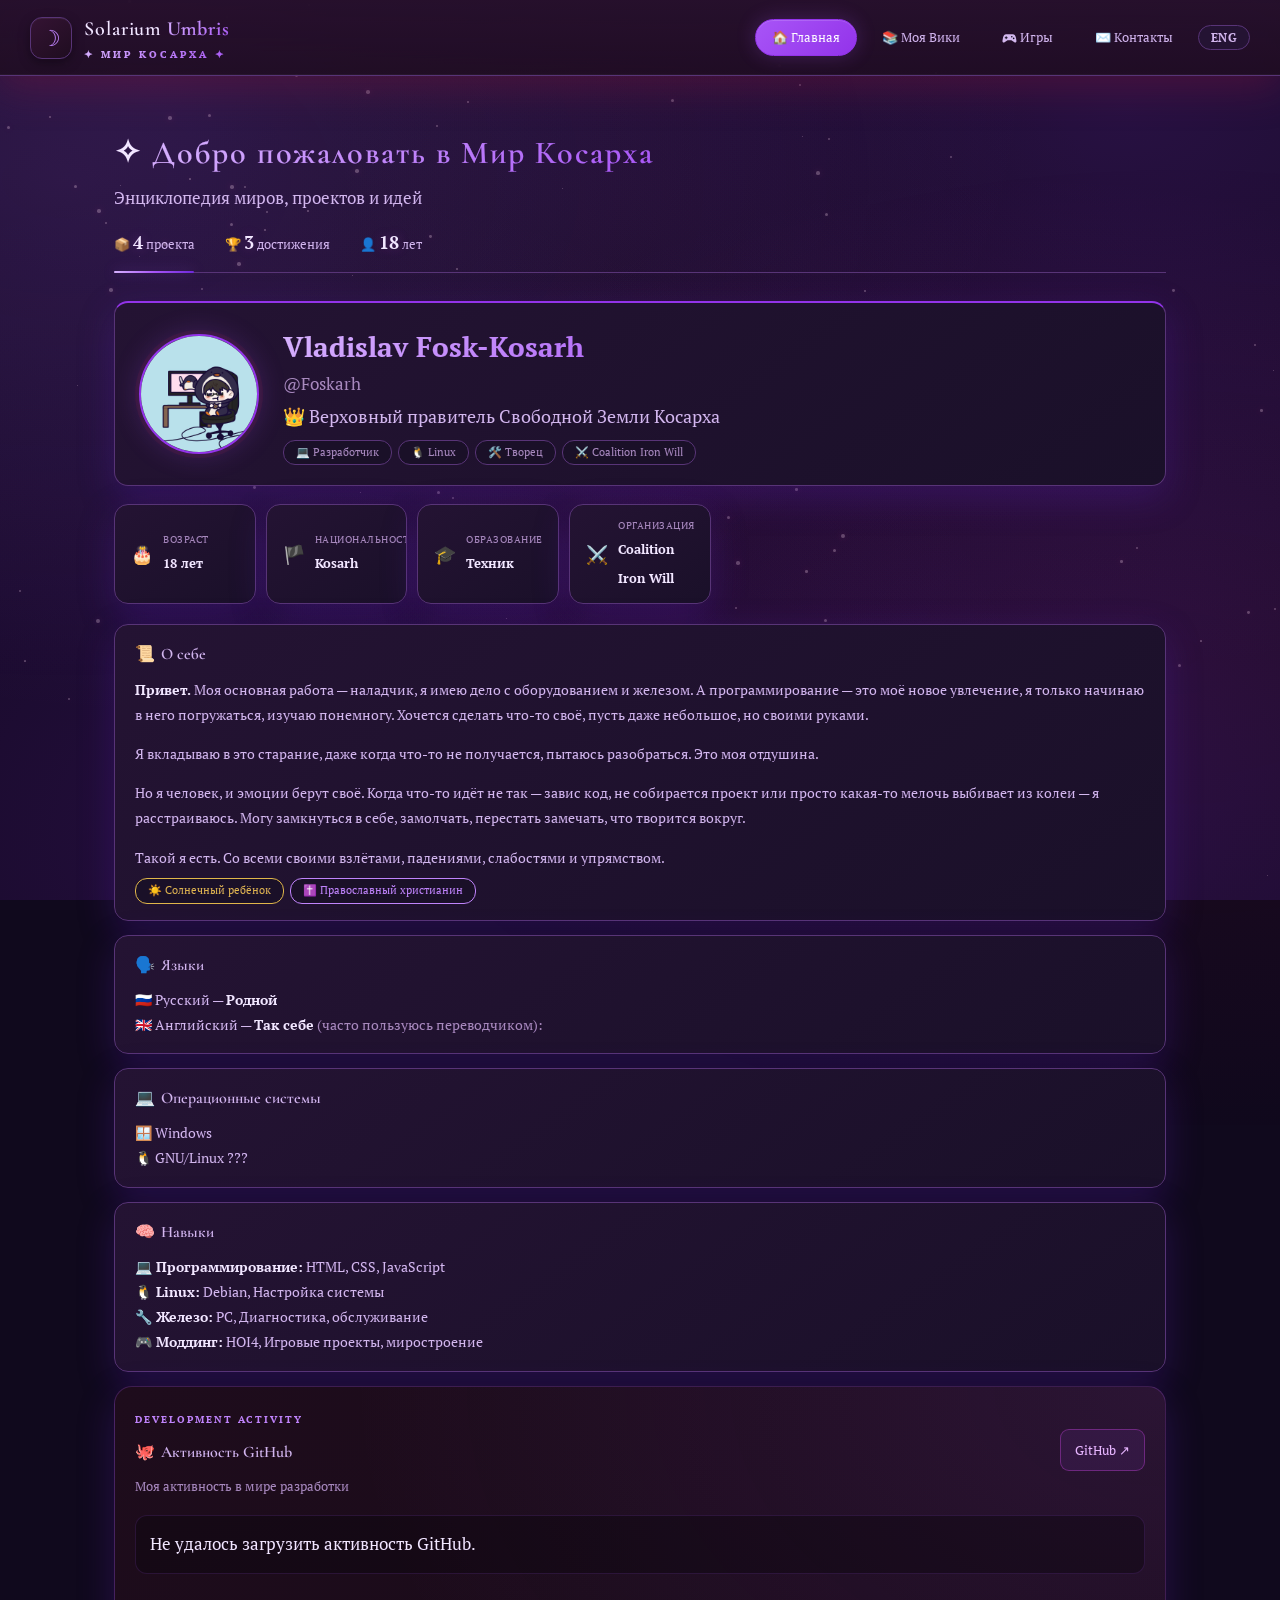
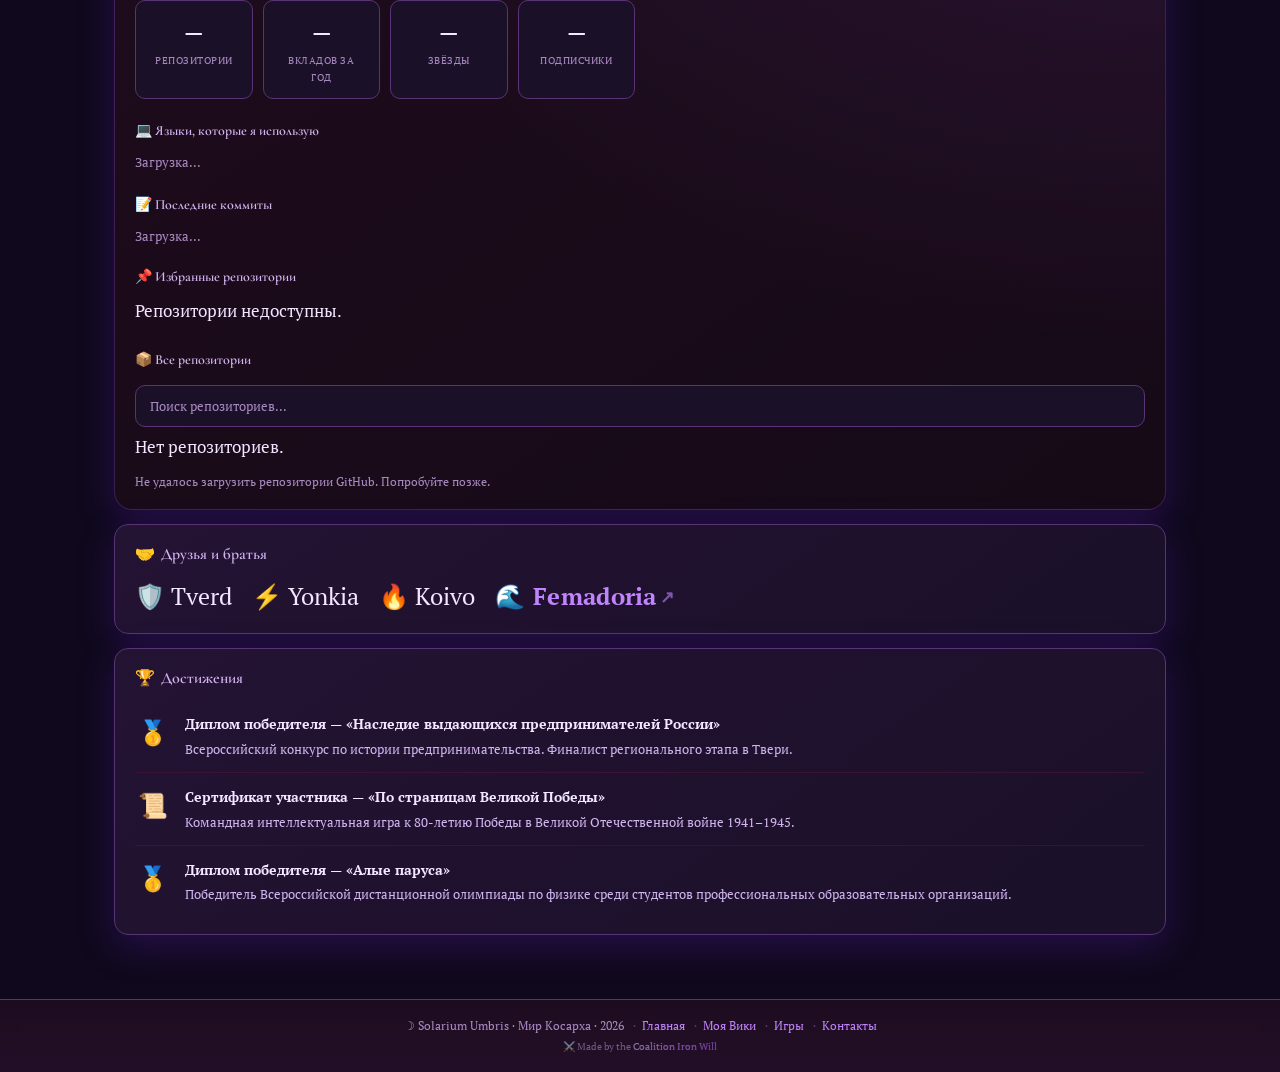
<file: index.html>
<!DOCTYPE html>
<html lang="ru">
<head>
<meta charset="UTF-8" />
<meta name="viewport" content="width=device-width, initial-scale=1.0" />
<meta name="description" content="World of Kosarh" />
<meta name="theme-color" content="#10091d" />
<title>World of Kosarh</title>
<link rel="icon" href="gim/logo.png" type="image/png" />
<link rel="preconnect" href="https://fonts.googleapis.com">
<link rel="preconnect" href="https://fonts.gstatic.com" crossorigin>
<link href="https://fonts.googleapis.com/css2?family=Cormorant+Garamond:wght@400;500;600;700&family=PT+Serif:wght@400;700&display=swap" rel="stylesheet">
<style>

/* ============================================================
   БАЗА
   ============================================================ */
* { margin:0; padding:0; box-sizing:border-box; }

:root {
  --bg:#10091d;
  --bg-alt:#1a1029;
  --bg-card:#241333;
  --bg-hover:#39204f;
  --bg-deep:#1a1028;
  --border:#583477;
  --border-soft:rgba(168,85,247,.24);
  --text:#f2e8ff;
  --text2:#d3b8ee;
  --muted:#a88abd;
  --a1:#a855f7;
  --a2:#c084fc;
  --a3:#9333ea;
  --a4:#6d28d9;
  --gold:#e0b64a;
  --green:#4ade80;
  --glow:rgba(168,85,247,.24);
  --glow-strong:rgba(168,85,247,.42);
  --r:14px;
  --r-lg:20px;
  --t:.3s cubic-bezier(.4,0,.2,1);
  --t-fast:.18s cubic-bezier(.4,0,.2,1);
  --card:linear-gradient(145deg,var(--bg-card),var(--bg-alt));
  --card-glass:linear-gradient(145deg, rgba(38,16,42,.72), rgba(30,12,28,.6));
  --grad:linear-gradient(135deg,#d8b4fe,#a855f7,#6d28d9);
  --grad-soft:linear-gradient(135deg, rgba(168,85,247,.22), rgba(109,40,217,.16));
  --sh:0 12px 36px rgba(91,33,182,.28);
  --sh-h:0 18px 48px rgba(109,40,217,.36);
  --sh-deep:0 24px 60px rgba(49,16,94,.55);
  --ring:0 0 0 2px rgba(192,132,252,.6);
}

html { scroll-behavior:smooth; }

body {
  font:16px/1.7 'PT Serif', Georgia, 'Times New Roman', serif;
  -webkit-text-stroke: .12px rgba(203,166,255,.22);
  background:var(--bg);
  color:var(--text);
  min-height:100vh;
  display:flex;
  flex-direction:column;
  overflow-x:hidden;
  -webkit-font-smoothing:antialiased;
  text-rendering:optimizeLegibility;
  background-image:
    radial-gradient(ellipse at 12% 8%, rgba(168,85,247,.16), transparent 55%),
    radial-gradient(ellipse at 88% 12%, rgba(147,51,234,.18), transparent 50%),
    radial-gradient(ellipse at 80% 88%, rgba(109,40,217,.22), transparent 55%),
    radial-gradient(ellipse at 20% 92%, rgba(126,34,206,.18), transparent 55%),
    radial-gradient(circle at 50% 50%, rgba(20,8,20,.6), transparent 70%);
  background-attachment:fixed;
}

.grad {
  background:var(--grad);
  -webkit-background-clip:text;
  background-clip:text;
  -webkit-text-fill-color:transparent;
  background-size:200% 200%;
  animation:gradShift 8s ease infinite;
}
@keyframes gradShift {
  0%,100% { background-position:0% 50%; }
  50%     { background-position:100% 50%; }
}

/* ============================================================
   ЗВЁЗДЫ
   ============================================================ */
.stars {
  position:fixed; inset:0; pointer-events:none; z-index:0; overflow:hidden;
}
.star {
  position:absolute; background:#f5d0e8; border-radius:50%;
  opacity:.3;
  box-shadow:0 0 6px rgba(244,114,182,.5), 0 0 12px rgba(244,114,182,.25);
  animation:twinkle var(--duration) ease-in-out infinite alternate;
}
@keyframes twinkle {
  from { opacity:.15; transform:scale(.8); }
  to   { opacity:.9;  transform:scale(1.2); }
}

/* ============================================================
   АНИМАЦИИ
   ============================================================ */
@keyframes fade {
  from { opacity:0; transform:translateY(12px); }
}
@keyframes floatUp {
  from { opacity:0; transform:translateY(20px) scale(.98); }
  to   { opacity:1; transform:none; }
}
@keyframes pulseGlow {
  0%,100% { box-shadow:0 0 0 0 var(--glow); }
  50%     { box-shadow:0 0 22px 4px var(--glow-strong); }
}

/* ============================================================
   ШАПКА
   ============================================================ */
.header {
  position:sticky; top:0; z-index:100;
  display:flex; align-items:center; justify-content:space-between;
  flex-wrap:wrap; gap:12px;
  padding:12px 30px;
  background:linear-gradient(180deg, rgba(38,16,42,.92), rgba(31,13,32,.88));
  backdrop-filter:blur(18px) saturate(140%);
  -webkit-backdrop-filter:blur(18px) saturate(140%);
  border-bottom:1px solid var(--border);
  box-shadow:0 10px 40px rgba(120,20,60,.45), inset 0 -1px 0 rgba(255,255,255,.03);
}
.logo { display:flex; align-items:center; gap:12px; }
.logo .icon {
  width:42px; height:42px; display:grid; place-items:center; font-size:22px;
  color:var(--a2);
  border:1px solid var(--border);
  border-radius:12px;
  background:linear-gradient(145deg,#341333,#1f0d20);
  box-shadow:inset 0 1px 0 rgba(255,255,255,.06), 0 4px 12px rgba(0,0,0,.35);
  transition:var(--t);
}
.logo:hover .icon {
  color:#fff;
  border-color:var(--a3);
  box-shadow:0 0 22px var(--glow-strong);
  transform:rotate(-6deg) scale(1.05);
}
.logo h1 { font-size:20px; font-weight:300; letter-spacing:2px; }
.logo h1 span { font-weight:600; }
.subtitle {
  display:block; font-size:10px; letter-spacing:3px;
  text-transform:uppercase; font-weight:600;
}

.right-group, .nav-buttons {
  display:flex; align-items:center; gap:8px; flex-wrap:wrap;
}
.nav-buttons button {
  padding:6px 16px;
  border:1px solid transparent;
  background:none;
  color:var(--text2);
  border-radius:20px;
  font:inherit; font-size:13px;
  cursor:pointer;
  transition:var(--t);
}
.nav-buttons button:hover {
  color:var(--text);
  background:var(--bg-card);
  border-color:var(--border);
  transform:translateY(-1px);
}
.nav-buttons button.active {
  color:#fff;
  background:linear-gradient(135deg,var(--a1),var(--a3));
  border-color:var(--a3);
  box-shadow:0 0 20px var(--glow), inset 0 1px 0 rgba(255,255,255,.15);
}
.lang-toggle {
  padding:4px 12px;
  border:1px solid var(--border);
  background:var(--bg-card);
  color:var(--text2);
  border-radius:20px;
  font-family:inherit; font-size:12px; font-weight:600; letter-spacing:.5px;
  cursor:pointer;
  transition:var(--t);
}
.lang-toggle:hover {
  border-color:var(--a3);
  color:var(--text);
  background:var(--bg-hover);
  box-shadow:0 0 16px var(--glow);
  transform:translateY(-1px);
}

/* ============================================================
   КАРКАС
   ============================================================ */
main {
  flex:1; max-width:1100px; margin:0 auto; width:100%;
  padding:30px 24px 50px; position:relative; z-index:1;
}
.tab { display:none; animation:fade .4s ease; }
.tab.active { display:block; }

.hero {
  padding:20px 0 14px;
  border-bottom:1px solid var(--border);
  margin-bottom:28px;
  position:relative;
}
.hero::after {
  content:"";
  position:absolute; left:0; bottom:-1px;
  width:80px; height:2px;
  background:var(--grad);
  border-radius:2px;
  box-shadow:0 0 14px var(--glow-strong);
}
.hero h2 { font-size:32px; font-weight:300; letter-spacing:2px; }
.hero p { color:var(--text2); margin-top:4px; }

.stats-bar {
  display:flex; gap:30px; flex-wrap:wrap; margin-top:14px;
  font-size:13px; color:var(--text2);
}
.stats-bar strong {
  color:var(--text); font-size:18px;
  text-shadow:0 0 12px rgba(217,70,239,.25);
}

/* ============================================================
   КАРТОЧКИ
   ============================================================ */
.card {
  background:var(--card);
  border:1px solid var(--border);
  border-radius:var(--r);
  box-shadow:var(--sh);
  transition:var(--t);
  position:relative;
  overflow:hidden;
}
.card::before {
  content:"";
  position:absolute; inset:0;
  border-radius:inherit;
  background:linear-gradient(135deg, rgba(217,70,239,.06), transparent 40%, rgba(225,29,72,.06));
  opacity:0;
  transition:opacity var(--t);
  pointer-events:none;
}
.card:hover {
  border-color:var(--a3);
  box-shadow:var(--sh-h);
}
.card:hover::before { opacity:1; }

/* Профиль */
.profile-hero {
  display:flex; align-items:center; gap:24px;
  padding:20px 24px; margin-bottom:18px; flex-wrap:wrap;
  border-top:2px solid var(--a3);
}
.avatar {
  width:120px; height:120px; border-radius:50%; object-fit:cover;
  border:2px solid var(--a3);
  box-shadow:0 0 28px var(--glow), 0 0 0 4px rgba(225,29,72,.08);
  flex-shrink:0;
  background:var(--bg);
  transition:var(--t);
}
.avatar:hover {
  box-shadow:0 0 40px var(--glow-strong), 0 0 0 6px rgba(225,29,72,.12);
  transform:scale(1.03);
}
.name { font-size:28px; font-weight:600; }
.nick { color:var(--muted); }
.ptitle { font-size:18px; color:var(--text2); margin:2px 0 8px; }

.tags { display:flex; flex-wrap:wrap; gap:6px; margin-top:8px; }
.tag {
  padding:2px 12px; border-radius:12px; font-size:11px;
  background:var(--bg-deep); border:1px solid var(--border);
  color:var(--muted);
  transition:var(--t-fast);
}
.tag:hover {
  color:var(--text);
  border-color:var(--a2);
  background:var(--bg-hover);
}
.tag.pink  { border-color:var(--a2); color:var(--a2); }
.tag.gold  { border-color:var(--gold); color:var(--gold); }
.tag.green { border-color:var(--green); color:var(--green); }

/* Быстрая инфо */
.quick-info {
  display:grid; grid-template-columns:repeat(auto-fill,minmax(140px,1fr));
  gap:10px; margin-bottom:20px;
}
.quick-item {
  display:flex; align-items:center; gap:10px; padding:12px 16px;
  transition:var(--t);
}
.quick-item:hover {
  transform:translateY(-3px);
  border-color:var(--a2);
  box-shadow:0 12px 28px rgba(150,25,70,.35);
}
.quick-item>span { font-size:18px; }
.quick-item small {
  display:block; color:var(--muted); font-size:10px;
  text-transform:uppercase; letter-spacing:.5px;
}
.quick-item strong { font-size:13px; }

/* Блоки контента */
.block { margin:14px 0; padding:16px 20px; }
.block h3 {
  font-size:16px; color:var(--text2); margin-bottom:8px;
  display:flex; align-items:center; gap:6px;
}
.block-text { color:var(--text2); font-size:14px; line-height:1.8; }
.block-text strong { color:var(--text); }
.block-text p+p { margin-top:14px; }

.grid2 { display:grid; grid-template-columns:1fr 1fr; gap:2px 20px; }

/* Друзья */
.friends {
  display:flex; gap:20px; flex-wrap:wrap; font-size:24px;
}
.friends > * {
  transition:var(--t);
  cursor:default;
}
.friends > *:hover {
  transform:translateY(-3px) scale(1.08);
  text-shadow:0 0 18px var(--glow-strong);
  color:var(--a2);
}

/* Ссылка на друга (Femadoria) */
.friend-link {
  position:relative;
  display:inline-block;
  color:var(--a2);
  font-weight:600;
  letter-spacing:.3px;
  text-decoration:none;
  padding:0 2px;
  background-image:linear-gradient(135deg, var(--a2), var(--a3));
  background-size:0% 2px;
  background-repeat:no-repeat;
  background-position:0 100%;
  transition:
    color .3s ease,
    background-size .35s ease,
    text-shadow .3s ease,
    transform .3s ease;
}
.friend-link:hover {
  color:#fff;
  background-size:100% 2px;
  text-shadow:0 0 12px var(--glow-strong), 0 0 24px var(--a2);
  transform:translateY(-1px);
}
.friend-link::after {
  content:"↗";
  display:inline-block;
  margin-left:3px;
  font-size:.7em;
  opacity:.6;
  transform:translateY(-2px);
  transition:transform .3s ease, opacity .3s ease, color .3s ease;
}
.friend-link:hover::after {
  opacity:1;
  color:var(--a3);
  transform:translate(2px,-4px);
}

/* Достижения */

/* Достижения */
.ach {
  display:flex; gap:14px; padding:12px 0;
  border-bottom:1px solid rgba(225,29,72,.14);
  transition:var(--t);
}
.ach:last-child { border:0; }
.ach:hover { padding-left:6px; }
.ach>span:first-child {
  font-size:24px; width:36px; text-align:center; flex-shrink:0;
}
.ach b { display:block; color:var(--text); font-size:14px; }
.ach small { display:block; color:var(--text2); font-size:13px; margin-top:2px; }

/* ============================================================
   ВИКИ
   ============================================================ */
.wiki-entry {
  display:block; padding:16px 20px; margin-bottom:14px;
  cursor:pointer;
  position:relative;
}
.wiki-entry::after {
  content:"";
  position:absolute; left:20px; right:20px; bottom:0;
  height:1px;
  background:linear-gradient(90deg, transparent, var(--a3), transparent);
  opacity:0;
  transition:opacity var(--t);
}
.wiki-entry:hover {
  transform:translateY(-2px);
  background:var(--bg-hover);
  border-color:var(--a3);
}
.wiki-entry:hover::after { opacity:.7; }
.wiki-entry>p { margin-top:8px; color:var(--text2); font-size:13px; }

.top-row { display:flex; align-items:center; gap:14px; }
.ico {
  width:48px; height:48px;
  display:flex; align-items:center; justify-content:center;
  font-size:30px;
  background:var(--bg-deep);
  border:1px solid var(--border);
  border-radius:var(--r);
  overflow:hidden;
  flex-shrink:0;
  transition:var(--t);
}
.ico:hover {
  border-color:var(--a3);
  box-shadow:0 0 18px var(--glow);
}
.ico img { width:100%; height:100%; object-fit:contain; }

.pname { font-size:18px; font-weight:600; }
.sub { display:block; color:var(--muted); font-size:13px; font-weight:300; }

.badge {
  margin-left:auto; padding:3px 12px;
  border-radius:12px; font-size:11px; white-space:nowrap;
  transition:var(--t-fast);
  font-weight:600;
  letter-spacing:.2px;
}
.badge.frozen {
  background:rgba(168,85,247,.2); color:#d8b4fe;
  border:1px solid rgba(225,29,72,.42);
}
.badge.planned {
  background:rgba(168,85,247,.2); color:#d8b4fe;
  border:1px solid rgba(168,85,247,.38);
}
.badge.active {
  background:rgba(74,222,128,.15); color:#86efac;
  border:1px solid rgba(74,222,128,.25);
  animation:pulseGlow 2.6s ease-in-out infinite;
}

/* Страница проекта */
.back {
  display:inline-block; color:var(--a2); font-size:13px;
  cursor:pointer; margin-bottom:16px;
  transition:var(--t);
}
.back:hover {
  color:var(--a3); text-decoration:underline;
  transform:translateX(-3px);
}
.header-info {
  display:flex; align-items:center; gap:20px;
  border-bottom:1px solid var(--border);
  padding-bottom:16px; margin-bottom:20px;
}
.header-info .ico { width:68px; height:68px; font-size:44px; }
.header-info .pname { font-size:26px; font-weight:400; }
.header-info .badge { display:inline-block; margin:4px 0 0; }

.info-grid { display:grid; grid-template-columns:1fr 1fr; gap:20px; }
.info-box {
  overflow:hidden; background:var(--bg-deep);
  transition:var(--t);
}
.info-box:hover {
  transform:translateY(-3px);
  border-color:var(--a2);
  box-shadow:0 14px 34px rgba(120,20,60,.4);
}
.info-box h4 {
  padding:9px 14px; font-size:13px; color:var(--text2);
  background:var(--card);
  border-bottom:1px solid var(--border);
  letter-spacing:.3px;
}
.info-box .body {
  padding:14px 16px; color:var(--text2); font-size:13px; line-height:1.8;
}
.body ul { padding-left:20px; }
.body li { margin-bottom:4px; }
.body p+p, .body ul+p { margin-top:14px; }
.label { color:var(--muted); }
.label::after { content:": "; }
.value { color:var(--text); }

/* ============================================================
   КОНТАКТЫ
   ============================================================ */
.contact-grid {
  display:grid; grid-template-columns:repeat(auto-fill,minmax(200px,1fr));
  gap:12px; margin-top:16px;
}
.contact-card {
  display:flex; align-items:center; gap:12px;
  padding:14px 16px;
  color:inherit; text-decoration:none;
  transition:var(--t);
}
.contact-card:hover {
  transform:translateY(-3px);
  border-color:var(--a3);
  box-shadow:0 16px 36px rgba(150,25,70,.38);
}
.contact-card .ico { width:40px; height:40px; font-size:22px; }
.contact-card b { display:block; font-size:14px; }
.contact-card small { color:var(--muted); font-size:12px; }

/* ============================================================
   ПОДВАЛ И МОБИЛЬНОЕ МЕНЮ
   ============================================================ */
.footer {
  margin-top:auto; position:relative; z-index:1;
  border-top:1px solid var(--border);
  padding:16px 30px; text-align:center;
  font-size:12px; color:var(--muted);
  background:linear-gradient(180deg, rgba(31,13,32,.85), rgba(38,16,42,.9));
  backdrop-filter:blur(10px);
}
.footer a { color:var(--a2); text-decoration:none; transition:var(--t-fast); }
.footer a:hover { color:var(--a3); text-decoration:underline; }
.footer .dot { margin:0 6px; color:var(--border); }

.mobile-nav {
  display:none; position:fixed; left:8px; right:8px; bottom:8px;
  z-index:110; padding:6px;
  background:rgba(38,16,42,.96);
  backdrop-filter:blur(18px) saturate(140%);
  border:1px solid var(--border);
  border-radius:16px;
  box-shadow:0 12px 40px rgba(120,20,60,.55);
}
.mobile-nav button {
  flex:1; border:0; background:none; color:var(--text2);
  padding:7px 4px; border-radius:11px;
  font:inherit; font-size:11px; cursor:pointer;
  transition:var(--t-fast);
}
.mobile-nav button.active {
  background:linear-gradient(135deg,var(--a1),var(--a3));
  color:#fff;
  box-shadow:0 0 16px var(--glow);
}
.mobile-nav .mi { display:block; font-size:17px; }

/* ============================================================
   ПРОЧЕЕ
   ============================================================ */
::selection { background:rgba(168,85,247,.48); color:#fff; }
button, a { -webkit-tap-highlight-color:transparent; }
:focus-visible {
  outline:none;
  box-shadow:var(--ring);
  border-radius:8px;
}

.reveal {
  opacity:0; transform:translateY(22px);
  transition:opacity .65s ease, transform .65s ease;
}
.reveal.visible { opacity:1; transform:none; }

@media (prefers-reduced-motion:reduce) {
  *, *::before, *::after {
    scroll-behavior:auto!important;
    animation-duration:.01ms!important;
    animation-iteration-count:1!important;
    transition-duration:.01ms!important;
  }
}

/* ============================================================
   GITHUB БЛОК
   ============================================================ */
.gh-heatmap {
  display:grid; grid-auto-flow:column; grid-template-rows:repeat(7,10px);
  gap:3px; overflow-x:auto; padding:6px 0;
  scrollbar-width:thin;
  scrollbar-color:var(--a3) transparent;
}
.gh-heatmap::-webkit-scrollbar { height:6px; }
.gh-heatmap::-webkit-scrollbar-thumb {
  background:var(--a3); border-radius:3px;
}
.gh-heatmap .cell {
  width:10px; height:10px; border-radius:2px;
  background:#2a1530;
  border:1px solid rgba(225,29,72,.08);
  transition:transform var(--t-fast), box-shadow var(--t-fast);
}
.gh-heatmap .cell:hover {
  transform:scale(1.4);
  box-shadow:0 0 8px var(--glow-strong);
  z-index:2;
}
.gh-heatmap .cell[data-l="1"] { background:#583477; }
.gh-heatmap .cell[data-l="2"] { background:#7136a8; }
.gh-heatmap .cell[data-l="3"] { background:#a855f7; }
.gh-heatmap .cell[data-l="4"] {
  background:var(--a3);
  box-shadow:0 0 6px var(--glow);
}

.gh-heatmap-legend {
  display:flex; align-items:center; gap:6px;
  font-size:11px; color:var(--muted); margin-top:6px;
}
.gh-heatmap-legend .cell {
  width:10px; height:10px; border-radius:2px;
}

.gh-repos {
  display:grid; grid-template-columns:1fr 1fr;
  gap:10px; margin-top:6px;
}
.gh-repo {
  display:block; padding:12px 14px;
  border:1px solid var(--border); border-radius:10px;
  background:var(--bg-deep);
  text-decoration:none; color:var(--text);
  transition:var(--t);
  position:relative;
  overflow:hidden;
}
.gh-repo::before {
  content:"";
  position:absolute; inset:0;
  background:linear-gradient(135deg, rgba(217,70,239,.08), transparent 50%);
  opacity:0;
  transition:opacity var(--t);
  pointer-events:none;
}
.gh-repo:hover {
  border-color:var(--a3);
  transform:translateY(-2px);
  box-shadow:var(--sh);
}
.gh-repo:hover::before { opacity:1; }
.gh-repo b {
  display:block; font-size:14px; color:var(--text);
  margin-bottom:4px;
  position:relative;
}
.gh-repo small {
  display:block; font-size:12px; color:var(--muted);
  line-height:1.5;
  position:relative;
}
.gh-repo .gh-meta {
  display:flex; gap:12px; margin-top:8px;
  font-size:11px; color:var(--text2);
  position:relative;
}
.gh-repo .gh-meta span {
  display:flex; align-items:center; gap:4px;
}

.gh-search {
  width:100%; margin-top:6px;
  padding:9px 14px; border-radius:10px;
  background:var(--bg-deep);
  border:1px solid var(--border);
  color:var(--text);
  font:inherit; font-size:13px;
  outline:none;
  transition:var(--t);
}
.gh-search::placeholder { color:var(--muted); }
.gh-search:focus {
  border-color:var(--a3);
  box-shadow:0 0 12px var(--glow), 0 0 0 3px rgba(225,29,72,.1);
}

.gh-status { margin-top:10px; font-size:12px; color:var(--muted); }

/* Статистика, языки, коммиты */
.gh-sub {
  margin:20px 0 8px; font-size:14px; color:var(--text2);
}
.gh-stats {
  display:grid; grid-template-columns:repeat(auto-fill,minmax(110px,1fr));
  gap:10px; margin-top:16px;
}
.gh-stat {
  padding:12px 14px; text-align:center;
  border:1px solid var(--border); border-radius:10px;
  background:var(--bg-deep);
  transition:var(--t);
}
.gh-stat:hover {
  border-color:var(--a3); transform:translateY(-2px); box-shadow:var(--sh);
}
.gh-stat b { display:block; font-size:22px; color:var(--text); }
.gh-stat small {
  display:block; margin-top:2px; font-size:10px;
  text-transform:uppercase; letter-spacing:.5px; color:var(--muted);
}

.gh-langbar {
  display:flex; height:12px; border-radius:6px; overflow:hidden;
  background:var(--bg-deep); border:1px solid var(--border);
}
.gh-langbar span { display:block; height:100%; }
.gh-langlist {
  display:flex; flex-wrap:wrap; gap:6px 16px; margin-top:10px;
  font-size:12px; color:var(--text2);
}
.gh-langlist span { display:flex; align-items:center; gap:6px; }
.gh-langlist i {
  display:inline-block; width:10px; height:10px; border-radius:50%;
}

.gh-commits { display:flex; flex-direction:column; gap:8px; }
.gh-commit {
  display:block; padding:10px 14px;
  border:1px solid var(--border); border-radius:10px;
  background:var(--bg-deep);
  text-decoration:none; color:var(--text);
  transition:var(--t);
}
.gh-commit:hover {
  border-color:var(--a3); transform:translateX(3px); box-shadow:var(--sh);
}
.gh-commit b {
  display:block; font-size:13px; font-weight:600;
  white-space:nowrap; overflow:hidden; text-overflow:ellipsis;
}
.gh-commit small {
  display:block; margin-top:3px; font-size:11px; color:var(--muted);
}
.gh-empty { font-size:13px; color:var(--muted); }

/* ============================================================
   АДАПТИВ
   ============================================================ */
@media (max-width:760px) {
  .header { padding:10px 14px; flex-wrap:nowrap; }
  .logo h1 { font-size:16px; letter-spacing:1px; }
  .subtitle { font-size:8px; letter-spacing:1.5px; }
  .nav-buttons { display:none; }
  .right-group { margin-left:auto; }
  main { padding:18px 12px 100px; }
  .hero h2 { font-size:23px; line-height:1.3; }
  .profile-hero { flex-direction:column; text-align:center; padding:18px 14px; }
  .profile-hero .tags { justify-content:center; }
  .avatar { width:92px; height:92px; }
  .name { font-size:23px; }
  .ptitle { font-size:14px; }
  .quick-info { grid-template-columns:1fr 1fr; }
  .grid2, .info-grid { grid-template-columns:1fr; }
  .header-info { flex-direction:column; text-align:center; }
  .header-info .pname { font-size:21px; }
  .footer { padding:14px 12px 92px; }
  .mobile-nav { display:flex; }
  .gh-repos { grid-template-columns:1fr; }
}

@media (max-width:400px) {
  .quick-info { grid-template-columns:1fr; }
}

.github-activity{position:relative;overflow:hidden;background:radial-gradient(ellipse at top right,rgba(168,85,247,.12),transparent 55%),linear-gradient(145deg,#1e0c1c,#160a17);border:1px solid rgba(168,85,247,.25);border-radius:18px}
.github-activity-header{display:flex;align-items:center;justify-content:space-between;gap:16px;margin-bottom:18px}
.github-activity-label{color:#c084fc;font-size:10px;font-weight:800;letter-spacing:2px}
.github-activity-header h3{margin-top:8px}
.github-activity-header p{margin-top:6px;color:var(--muted);font-size:13px}
.github-profile-link{flex-shrink:0;padding:9px 14px;border:1px solid rgba(217,70,239,.35);border-radius:9px;color:#e9b8ff;background:rgba(168,85,247,.09);text-decoration:none;font-size:13px;transition:var(--t)}
.github-profile-link:hover{border-color:#d946ef;background:rgba(168,85,247,.18);transform:translateY(-2px)}
.github-activity .gh-heatmap{padding:12px;background:rgba(10,5,13,.32);border:1px solid rgba(168,85,247,.12);border-radius:12px}
@media(max-width:600px){.github-activity-header{align-items:flex-start}.github-activity-header h3{font-size:18px}.github-profile-link{padding:7px 10px;font-size:12px}}



/* ============================================================
   WORLD OF KOSARH — CINEMATIC MOTION & TYPOGRAPHY
   ============================================================ */
:root {
  --font-body: 'PT Serif', Georgia, 'Times New Roman', serif;
  --font-display: 'Cormorant Garamond', 'Times New Roman', serif;
  --motion-smooth: cubic-bezier(.2,.75,.25,1);
}

body { font-family: var(--font-body); font-size: 17px; -webkit-text-stroke: .15px rgba(192,132,252,.28); }
h1, h2, h3, h4, .section-title, .hero h2, .logo h1 {
  font-family: var(--font-display);
  text-wrap: balance;
}
.logo h1 { letter-spacing: .045em; font-weight: 600; }
h1, h2, h3, h4, .section-title, .hero h2, .logo h1 { font-weight: 600; }
button, input, textarea, select { font-family: var(--font-body); }

/* Мягкое появление страницы */
.tab.active { animation: pageArrival .72s var(--motion-smooth) both; }
@keyframes pageArrival {
  from { opacity: 0; transform: translateY(12px); filter: blur(4px); }
  to { opacity: 1; transform: translateY(0); filter: blur(0); }
}

/* Плавные появления блоков при прокрутке */
.reveal { opacity: 0; transform: translateY(26px) scale(.985); filter: blur(3px); transition: opacity .8s var(--motion-smooth), transform .8s var(--motion-smooth), filter .8s var(--motion-smooth); }
.reveal.visible { opacity: 1; transform: translateY(0) scale(1); filter: blur(0); }

/* Карточки с объёмом и свечением */
.card, .wiki-entry, .project-card, .contact-card, .gh-repo, .block {
  transition: transform .35s var(--motion-smooth), border-color .35s ease, box-shadow .35s ease, background-color .35s ease;
}
.card:hover, .wiki-entry:hover, .project-card:hover, .contact-card:hover, .gh-repo:hover {
  transform: translateY(-5px);
  border-color: rgba(217,70,239,.55);
  box-shadow: 0 18px 42px rgba(0,0,0,.28), 0 0 24px rgba(168,85,247,.09);
}

/* Световой отблеск на основных кнопках */
.nav-buttons button, .lang-toggle, .roza-link, .roza-download, .roza-back-button, .github-profile-link {
  position: relative;
  isolation: isolate;
  overflow: hidden;
}
.nav-buttons button::after, .lang-toggle::after, .roza-download::after, .roza-back-button::after, .github-profile-link::after {
  content: '';
  position: absolute;
  inset: 0 auto 0 -130%;
  width: 75%;
  transform: skewX(-22deg);
  background: linear-gradient(90deg, transparent, rgba(255,255,255,.13), transparent);
  transition: left .65s ease;
  pointer-events: none;
  z-index: -1;
}
.nav-buttons button:hover::after, .lang-toggle:hover::after, .roza-download:hover::after, .roza-back-button:hover::after, .github-profile-link:hover::after { left: 150%; }

/* Медленное дыхание фоновых сияний */
body::before {
  content: '';
  position: fixed;
  inset: -25%;
  z-index: -1;
  pointer-events: none;
  background: radial-gradient(ellipse at 20% 30%, rgba(168,85,247,.08), transparent 38%), radial-gradient(ellipse at 78% 65%, rgba(225,29,72,.07), transparent 40%);
  animation: ambientDrift 24s ease-in-out infinite alternate;
}
@keyframes ambientDrift {
  0% { transform: translate3d(-1.5%, -1%, 0) scale(1); }
  100% { transform: translate3d(1.5%, 1%, 0) scale(1.06); }
}

/* Звёзды слегка двигаются и мерцают */
.star { will-change: opacity, transform; }

/* Подчёркивание ссылок появляется плавно */
a:not(.card):not(.contact-card):not(.gh-repo) { text-underline-offset: 4px; }

/* График GitHub: ячейки, создаваемые script.js */
#ghHeatmap {
  display: grid;
  grid-auto-flow: column;
  grid-template-rows: repeat(7, 10px);
  grid-auto-columns: 10px;
  gap: 4px;
  overflow-x: auto;
  padding: 14px;
  border: 1px solid rgba(168,85,247,.15);
  border-radius: 12px;
  background: rgba(10,5,13,.4);
  scrollbar-color: #6d347b #1a0c1d;
  scrollbar-width: thin;
}
#ghHeatmap .cell, #ghHeatmapLegend .cell {
  display: block;
  width: 10px;
  height: 10px;
  min-width: 10px;
  border-radius: 3px;
  background: #2a1630;
  transition: transform .16s ease, outline-color .16s ease;
}
#ghHeatmap .cell:hover { transform: scale(1.35); outline: 1px solid rgba(255,255,255,.55); }
#ghHeatmap .cell[data-l="1"], #ghHeatmapLegend .cell[data-l="1"] { background: #63317a; }
#ghHeatmap .cell[data-l="2"], #ghHeatmapLegend .cell[data-l="2"] { background: #913bb2; }
#ghHeatmap .cell[data-l="3"], #ghHeatmapLegend .cell[data-l="3"] { background: #c044c9; }
#ghHeatmap .cell[data-l="4"], #ghHeatmapLegend .cell[data-l="4"] { background: #f05b91; }
#ghHeatmapLegend { display: flex; align-items: center; justify-content: flex-end; gap: 5px; margin-top: 10px; color: var(--muted); font-size: 11px; }

:focus-visible { outline: 2px solid #d946ef; outline-offset: 3px; }

@media (prefers-reduced-motion: reduce) {
  *, *::before, *::after { animation-duration: .01ms !important; animation-iteration-count: 1 !important; scroll-behavior: auto !important; transition-duration: .01ms !important; }
  .reveal { opacity: 1; transform: none; filter: none; }
}


/* ============================================================
   ROZA OS WIKI — в стиле ArchWiki
   ============================================================ */
.rz-crumbs{display:flex;align-items:center;gap:8px;flex-wrap:wrap;font-size:13px;color:var(--muted);margin-bottom:16px}
.rz-crumbs a{color:var(--a2);text-decoration:none;cursor:pointer;transition:var(--t-fast)}
.rz-crumbs a:hover{color:#fff;text-decoration:underline}

.roza-layout{display:grid;grid-template-columns:250px minmax(0,1fr);gap:22px;align-items:start}
.roza-content{min-width:0}

/* Боковая панель */
.roza-sidebar.card{position:sticky;top:86px;padding:14px 12px;max-height:calc(100vh - 110px);overflow:auto;scrollbar-width:thin;scrollbar-color:var(--a3) transparent}
.roza-sidebar.card:hover{transform:none}
.roza-side-title{font:600 24px var(--font-display);padding:2px 8px 12px;border-bottom:1px solid var(--border);margin-bottom:12px}
.rz-search input{width:100%;padding:8px 12px;border-radius:10px;background:var(--bg-deep);border:1px solid var(--border);color:var(--text);font:inherit;font-size:13px;outline:none;transition:var(--t)}
.rz-search input::placeholder{color:var(--muted)}
.rz-search input:focus{border-color:var(--a3);box-shadow:0 0 12px var(--glow)}
.rz-group{margin:16px 8px 4px;font-size:10px;font-weight:700;letter-spacing:2px;text-transform:uppercase;color:var(--a2);opacity:.85}
.roza-link{display:flex;align-items:center;gap:9px;width:100%;text-align:left;background:transparent;color:var(--text2);border:0;border-left:2px solid transparent;border-radius:0 8px 8px 0;padding:8px 10px;margin:1px 0;font:inherit;font-size:14px;cursor:pointer;transition:var(--t-fast)}
.roza-link[hidden]{display:none}
.roza-link .rz-ic{width:20px;text-align:center;flex-shrink:0}
.roza-link:hover{background:rgba(168,85,247,.1);color:var(--text)}
.roza-link.active{background:linear-gradient(90deg,rgba(168,85,247,.24),rgba(168,85,247,.04));border-left-color:var(--a2);color:#fff;font-weight:700}
.rz-nores{margin:14px 8px 4px;font-size:13px;color:var(--muted)}

/* Статья */
.roza-page{display:none}
.roza-page.active{display:block;animation:fade .35s ease}
.rz-article{display:flow-root;padding:26px 32px 28px;background:var(--card);border:1px solid var(--border);border-radius:var(--r);box-shadow:var(--sh);counter-reset:rzh2;line-height:1.75}
.rz-title{font:600 36px/1.15 var(--font-display);letter-spacing:.5px;margin-bottom:14px;padding-bottom:10px;border-bottom:1px solid var(--border);position:relative}
.rz-title::after{content:"";position:absolute;left:0;bottom:-1px;width:70px;height:2px;background:var(--grad);border-radius:2px}
.rz-article p{color:var(--text2);font-size:15px;margin:10px 0}
.rz-article strong{color:var(--text)}
.rz-article a{color:var(--a2);text-decoration:none;border-bottom:1px dotted rgba(192,132,252,.5);transition:var(--t-fast)}
.rz-article a:hover{color:#fff;border-bottom-color:#fff}
.rz-article h2{font:600 27px/1.25 var(--font-display);margin:30px 0 10px;padding-bottom:6px;border-bottom:1px solid var(--border-soft);counter-increment:rzh2;counter-reset:rzh3;scroll-margin-top:92px}
.rz-article h2::before{content:counter(rzh2) ". ";color:var(--a2)}
.rz-article h3{font:600 21px/1.3 var(--font-display);margin:20px 0 6px;counter-increment:rzh3;scroll-margin-top:92px}
.rz-article h3::before{content:counter(rzh2) "." counter(rzh3) " ";color:var(--muted)}
.rz-article ul,.rz-article .rz-ol{margin:8px 0 8px 22px;color:var(--text2);font-size:15px}
.rz-article li{margin:4px 0}
.rz-article code{font-family:ui-monospace,SFMono-Regular,Menlo,Consolas,monospace;font-size:.88em;padding:1px 6px;border-radius:5px;background:var(--bg-deep);border:1px solid var(--border-soft);color:#e9d5ff}

/* Баннер «черновик» */
.rz-stub{margin:0 0 16px;padding:9px 14px;font-size:13px;color:var(--text2);background:rgba(224,182,74,.08);border:1px solid rgba(224,182,74,.28);border-left:3px solid var(--gold);border-radius:8px}

/* Инфобокс справа */
.rz-infobox{float:right;width:270px;margin:4px 0 16px 24px;background:var(--bg-deep);border:1px solid var(--border);border-radius:12px;overflow:hidden;font-size:13px}
.rz-info-head{padding:9px 14px;text-align:center;font:600 19px var(--font-display);background:var(--grad-soft);border-bottom:1px solid var(--border)}
.rz-info-img{display:grid;place-items:center;padding:16px;border-bottom:1px solid var(--border-soft)}
.rz-info-img img{width:96px;height:96px;object-fit:contain;filter:drop-shadow(0 0 14px var(--glow-strong))}
.rz-infobox dl{display:grid;grid-template-columns:auto 1fr;margin:0}
.rz-infobox dt,.rz-infobox dd{padding:7px 14px;border-bottom:1px solid var(--border-soft)}
.rz-infobox dt{color:var(--muted)}
.rz-infobox dd{color:var(--text);text-align:right}
.rz-infobox dt:last-of-type,.rz-infobox dd:last-of-type{border-bottom:0}

/* Содержание */
.rz-toc{display:inline-block;min-width:260px;max-width:100%;margin:12px 0 6px;padding:10px 18px 12px;background:var(--bg-deep);border:1px solid var(--border);border-radius:10px}
.rz-toc-title{font:600 18px var(--font-display);text-align:center;margin-bottom:6px}
.rz-toc ol{list-style:none;margin:0;padding:0}
.rz-toc-list{counter-reset:rzt1}
.rz-toc-list>li{counter-increment:rzt1;margin:3px 0;font-size:14px}
.rz-toc-list>li>a::before{content:counter(rzt1) " ";color:var(--muted)}
.rz-toc-list ol{counter-reset:rzt2;margin-left:20px}
.rz-toc-list ol>li{counter-increment:rzt2;font-size:13px}
.rz-toc-list ol>li>a::before{content:counter(rzt1) "." counter(rzt2) " ";color:var(--muted)}
.rz-toc a{border-bottom:0}
.rz-toc a:hover{text-decoration:underline}

/* Заметки / предупреждения */
.rz-box{margin:14px 0;padding:11px 16px;font-size:14px;color:var(--text2);background:rgba(168,85,247,.07);border:1px solid var(--border-soft);border-left:4px solid var(--a2);border-radius:8px}
.rz-box.warn{background:rgba(251,113,133,.07);border-color:rgba(251,113,133,.25);border-left-color:#fb7185}
.rz-box.warn strong:first-child{color:#fda4af}
.rz-box.tip{background:rgba(74,222,128,.06);border-color:rgba(74,222,128,.22);border-left-color:var(--green)}
.rz-box.tip strong:first-child{color:#86efac}
.rz-box.note strong:first-child{color:var(--a2)}

/* Таблицы */
.rz-tablewrap{overflow-x:auto;margin:12px 0}
.rz-table{width:100%;border-collapse:collapse;font-size:14px}
.rz-table th{text-align:left;padding:9px 14px;background:var(--grad-soft);border:1px solid var(--border);color:var(--text);font-weight:700}
.rz-table td{padding:9px 14px;border:1px solid var(--border-soft);color:var(--text2);vertical-align:middle}
.rz-table tbody tr:hover td{background:rgba(168,85,247,.07)}

/* Чипы статуса */
.rz-chip{display:inline-block;padding:1px 10px;border-radius:10px;font-size:11px;font-weight:700;letter-spacing:.2px;border:1px solid;white-space:nowrap}
.rz-chip.ok{color:#86efac;background:rgba(74,222,128,.12);border-color:rgba(74,222,128,.3)}
.rz-chip.wip{color:#fde68a;background:rgba(224,182,74,.12);border-color:rgba(224,182,74,.3)}
.rz-chip.lock{color:#d8b4fe;background:rgba(168,85,247,.16);border-color:rgba(168,85,247,.4)}
.rz-chip.todo{color:var(--muted);background:rgba(168,138,189,.08);border-color:rgba(168,138,189,.28)}

/* Код */
.rz-code{margin:12px 0;padding:14px 16px;overflow-x:auto;background:#0d0716;border:1px solid var(--border);border-radius:10px;font-family:ui-monospace,SFMono-Regular,Menlo,Consolas,monospace;font-size:13px;line-height:1.6;color:#e9d5ff;-webkit-text-stroke:0}
.rz-code code{padding:0;border:0;background:none;font-size:inherit}

/* Дорожная карта */
.rz-road{list-style:none;margin:16px 0 8px 8px;padding:0}
.rz-road li{position:relative;padding:0 0 20px 34px;margin:0}
.rz-road li::before{content:"";position:absolute;left:5px;top:6px;width:12px;height:12px;border-radius:50%;background:var(--bg-deep);border:2px solid var(--border);z-index:1}
.rz-road li::after{content:"";position:absolute;left:10px;top:20px;bottom:-4px;width:2px;background:var(--border-soft)}
.rz-road li:last-child::after{display:none}
.rz-road b{display:block;color:var(--text);font-size:15px}
.rz-road span{display:block;color:var(--muted);font-size:13px}
.rz-road li.done::before{background:var(--green);border-color:var(--green)}
.rz-road li.now::before{background:var(--a1);border-color:var(--a2);box-shadow:0 0 12px var(--glow-strong)}
.rz-road li.next b{color:var(--text2)}

/* Ссылки «См. также» */
.rz-see{display:flex;flex-wrap:wrap;gap:8px;margin:10px 0}
.rz-article .rz-see-link{display:inline-block;padding:6px 14px;border:1px solid var(--border);border-radius:20px;background:var(--bg-deep);color:var(--text2);font-size:13px;cursor:pointer;border-bottom:1px solid var(--border)}
.rz-article .rz-see-link:hover{color:#fff;border-color:var(--a3);background:var(--bg-hover);transform:translateY(-1px)}

/* FAQ */
.rz-qa{margin:8px 0;background:var(--bg-deep);border:1px solid var(--border-soft);border-radius:10px;transition:var(--t-fast)}
.rz-qa[open]{border-color:var(--a3)}
.rz-qa summary{cursor:pointer;padding:12px 16px;font-weight:700;color:var(--text);list-style:none;display:flex;align-items:center;justify-content:space-between;gap:12px}
.rz-qa summary::-webkit-details-marker{display:none}
.rz-qa summary::after{content:"＋";color:var(--a2);font-weight:400;transition:transform .25s}
.rz-qa[open] summary::after{content:"－"}
.rz-qa>div{padding:0 16px 14px;color:var(--text2);font-size:14px}

/* Кнопка загрузки */
.roza-download{border:1px solid var(--a3);background:transparent;color:var(--text);padding:10px 18px;border-radius:9px;cursor:pointer;font:inherit;font-size:14px;margin:6px 0;opacity:.75;transition:var(--t)}
.roza-download:hover{background:rgba(255,255,255,.06);opacity:1}

/* Назад / Далее */
.rz-pager{display:flex;justify-content:space-between;gap:12px;margin-top:30px;padding-top:18px;border-top:1px solid var(--border)}
.rz-pg{display:flex;flex-direction:column;gap:2px;min-width:0;max-width:48%;padding:10px 16px;background:var(--bg-deep);border:1px solid var(--border);border-radius:10px;color:var(--text);font:inherit;cursor:pointer;transition:var(--t)}
.rz-pg small{font-size:11px;color:var(--muted);text-transform:uppercase;letter-spacing:1px}
.rz-pg span{font-size:14px;font-weight:700}
.rz-pg.prev{text-align:left}
.rz-pg.next{text-align:right;margin-left:auto}
.rz-pg:hover{border-color:var(--a3);background:var(--bg-hover);transform:translateY(-2px)}

@media(max-width:860px){
  .roza-layout{grid-template-columns:1fr}
  .roza-sidebar.card{position:static;max-height:none;display:flex;flex-wrap:wrap;gap:4px;padding:12px}
  .roza-side-title,.rz-search,.rz-nores{flex-basis:100%}
  .rz-group{display:none}
  .roza-link{width:auto;border-left:0;border-radius:20px;padding:6px 12px;font-size:13px;border:1px solid var(--border-soft)}
  .roza-link.active{border-color:var(--a3)}
  .rz-article{padding:20px 16px 22px}
  .rz-title{font-size:30px}
  .rz-infobox{float:none;width:100%;margin:0 0 16px}
  .rz-pg{max-width:49%}
}


/* ============================================================
   ИГРЫ
   ============================================================ */
.game-frame { display:block; width:100%; margin:18px auto 0; border:1px solid var(--border); border-radius:var(--r-lg); background:var(--bg-deep); box-shadow:var(--sh-deep); }
#frame-firefly { max-width:900px; height:auto; aspect-ratio:3/2; }
#frame-zombie { max-width:1000px; height:640px; }
.game-bar { display:flex; justify-content:flex-end; max-width:1000px; margin:16px auto 0; }
.game-bar + .game-frame { margin-top:10px; }
.fs-btn { font-size:13px; padding:6px 16px; }
body.fs-active { overflow:hidden; }
body.fs-active main { z-index:9000; }
body.fs-active .tab.active { animation:none !important; transform:none !important; filter:none !important; }
.game-frame.pseudo-fs { position:fixed !important; inset:0; width:100vw !important; height:100vh !important; height:100dvh !important; max-width:none !important; aspect-ratio:auto !important; margin:0 !important; border:0 !important; border-radius:0 !important; box-shadow:none !important; z-index:9999; }
.fs-exit { position:fixed; left:10px; bottom:calc(10px + env(safe-area-inset-bottom,0px)); z-index:10000; width:36px; height:36px; padding:0; border:1px solid var(--border); border-radius:50%; background:rgba(26,16,41,.85); color:var(--text); font:22px/34px Georgia,serif; text-align:center; cursor:pointer; }
.fs-exit[hidden] { display:none; }
.game-frame { outline:none; -webkit-tap-highlight-color:transparent; }
.tab[id^="tab-game-"] { -webkit-user-select:none; user-select:none; }
.ic { width:1.15em; height:1.15em; vertical-align:-.2em; fill:currentColor; display:inline-block; }
.ico .ic { width:1em; height:1em; vertical-align:0; }
@media (max-width:600px) { #frame-firefly { aspect-ratio:4/5; } }
.new-tag { font-size:11px; font-weight:700; letter-spacing:.5px; padding:2px 8px; border-radius:999px; background:linear-gradient(90deg,#ff7ab8,#ffb454); color:#2a1030; margin-left:8px; vertical-align:middle; }
.game-hint { max-width:900px; margin:12px auto 0; color:var(--text2); font-size:13px; text-align:center; }
</style>

</head>
<body>

<svg width="0" height="0" style="position:absolute" aria-hidden="true"><defs>
<symbol id="i-pad" viewBox="0 0 32 32"><path d="M9 9h14c4 0 6 3 7 8l1 6c.5 3-2 5-4.5 3.5L20 22h-8l-6.5 4.5C3 28 .5 26 1 23l1-6c1-5 3-8 7-8z"/><path d="M9 13.5v6M6 16.5h6" stroke="#10091d" stroke-width="2"/><circle cx="21" cy="14.5" r="1.7" fill="#10091d"/><circle cx="25" cy="18" r="1.7" fill="#10091d"/></symbol>
<symbol id="i-expand" viewBox="0 0 32 32"><path d="M4 12V4h8M20 4h8v8M28 20v8h-8M12 28H4v-8" fill="none" stroke="currentColor" stroke-width="3" stroke-linecap="round" stroke-linejoin="round"/></symbol>
<symbol id="i-firefly" viewBox="0 0 32 32"><circle cx="16" cy="18" r="10" fill="#ffc857" opacity=".25"/><circle cx="16" cy="18" r="5.5" fill="#ffc857"/><circle cx="16" cy="18" r="2.2" fill="#fff3c4"/><ellipse cx="10.5" cy="11" rx="5.5" ry="2.6" transform="rotate(-30 10.5 11)" fill="#e8e4ff" opacity=".85"/><ellipse cx="21.5" cy="11" rx="5.5" ry="2.6" transform="rotate(30 21.5 11)" fill="#e8e4ff" opacity=".85"/></symbol>
<symbol id="i-zombie" viewBox="0 0 32 32"><circle cx="16" cy="17" r="11" fill="#8fbf8a"/><path d="M6.5 13C8 4 24 4 25.5 13c-3-3-16-3-19 0z" fill="#3b4a3a"/><circle cx="12" cy="15.5" r="3" fill="#fff"/><circle cx="21" cy="15.5" r="2.4" fill="#fff"/><circle cx="12.6" cy="15.9" r="1.2" fill="#222"/><circle cx="21.4" cy="15.7" r="1" fill="#222"/><path d="M10 22.5h12" stroke="#2b3a2b" stroke-width="2"/><path d="M13 20.5v4M16 20.5v4M19 20.5v4" stroke="#2b3a2b" stroke-width="1.2"/></symbol>
<symbol id="i-fish" viewBox="0 0 32 32"><path d="M3 16c4-7 12-9 18-4l6-5v18l-6-5c-6 5-14 3-18-4z" fill="#5fb3c9"/><circle cx="9" cy="14" r="1.6" fill="#10303f"/><path d="M14 11c2 3 2 7 0 10" stroke="#3f8fa8" stroke-width="1.6" fill="none"/></symbol>
</defs></svg>
<div class="stars" id="stars" aria-hidden="true"></div>

<header class="header">
    <div class="logo">
        <span class="icon">☽</span>
        <div>
            <h1>Solarium <span class="grad">Umbris</span></h1>
            <span class="subtitle grad">✦ Мир Косарха ✦</span>
        </div>
    </div>
    <div class="right-group">
        <nav class="nav-buttons" id="tabNav" aria-label="Main navigation">
            <button class="active" data-tab="home">🏠 <span class="i18n" data-en="Home">Главная</span></button>
            <button data-tab="wiki">📚 <span class="i18n" data-en="My Wiki">Моя Вики</span></button>
            <button data-tab="games"><svg class="ic" aria-hidden="true"><use href="#i-pad"/></svg> <span class="i18n" data-en="Games">Игры</span></button>
            <button data-tab="contact">✉️ <span class="i18n" data-en="Contact">Контакты</span></button>
        </nav>
        <button class="lang-toggle" id="langToggle" aria-label="Switch language">ENG</button>
    </div>
</header>

<main>

<!-- ГЛАВНАЯ -->
<section class="tab active" id="tab-home">
    <div class="hero reveal">
        <h2>✧ <span class="i18n grad" data-en="Welcome to the World of Kosarh">Добро пожаловать в Мир Косарха</span></h2>
        <p class="i18n" data-en="Encyclopedia of worlds, projects and ideas">Энциклопедия миров, проектов и идей</p>
        <div class="stats-bar">
            <span>📦 <strong>4</strong> <span class="i18n" data-en="projects">проекта</span></span>
            <span>🏆 <strong>3</strong> <span class="i18n" data-en="achievements">достижения</span></span>
            <span>👤 <strong>18</strong> <span class="i18n" data-en="years old">лет</span></span>
        </div>
    </div>

    <div class="profile-hero card reveal">
        <img class="avatar" src="gim/AVATARKA.jpg" alt="Vladislav Fosk-Kosarh" width="120" height="120" />
        <div>
            <div class="name grad">Vladislav Fosk-Kosarh</div>
            <div class="nick">@Foskarh</div>
            <div class="ptitle">👑 <span class="i18n" data-en="Supreme Sovereign of the Kosarh Free Land">Верховный правитель Свободной Земли Косарха</span></div>
            <div class="tags">
                <span class="tag">💻 <span class="i18n" data-en="Developer">Разработчик</span></span>
                <span class="tag">🐧 Linux</span>
                <span class="tag">🛠️ <span class="i18n" data-en="Creator">Творец</span></span>
                <span class="tag">⚔️ Coalition Iron Will</span>
            </div>
        </div>
    </div>

    <div class="quick-info reveal">
        <div class="quick-item card"><span>🎂</span><div><small class="i18n" data-en="Age">Возраст</small><strong>18 <span class="i18n" data-en="years">лет</span></strong></div></div>
        <div class="quick-item card"><span>🏴</span><div><small class="i18n" data-en="Nationality">Национальность</small><strong>Kosarh</strong></div></div>
        <div class="quick-item card"><span>🎓</span><div><small class="i18n" data-en="Education">Образование</small><strong class="i18n" data-en="Technician">Техник</strong></div></div>
        <div class="quick-item card"><span>⚔️</span><div><small class="i18n" data-en="Organization">Организация</small><strong>Coalition Iron Will</strong></div></div>
    </div>

    <div class="block card reveal">
        <h3>📜 <span class="i18n" data-en="About Me">О себе</span></h3>
        <div class="block-text">
            <p class="i18n" data-en="<strong>Hi.</strong> My main job is as a maintenance technician — I work with equipment and hardware. Programming is my new hobby; I'm just starting to get into it, learning little by little. I want to create something of my own, even if it's small, but made with my own hands."><strong>Привет.</strong> Моя основная работа — наладчик, я имею дело с оборудованием и железом. А программирование — это моё новое увлечение, я только начинаю в него погружаться, изучаю понемногу. Хочется сделать что-то своё, пусть даже небольшое, но своими руками.</p>
            <p class="i18n" data-en="I put effort into it, trying to figure things out even when something doesn't work. It's my escape.">Я вкладываю в это старание, даже когда что-то не получается, пытаюсь разобраться. Это моя отдушина.</p>
            <p class="i18n" data-en="But I'm human, and emotions take their toll. When something goes wrong — code gets stuck, a project won't compile, or just some little thing throws me off — I get upset. I can withdraw into myself, go quiet, stop noticing what's going on around me.">Но я человек, и эмоции берут своё. Когда что-то идёт не так — завис код, не собирается проект или просто какая-то мелочь выбивает из колеи — я расстраиваюсь. Могу замкнуться в себе, замолчать, перестать замечать, что творится вокруг.</p>
            <p class="i18n" data-en="That's how I am. With all my ups and downs, weaknesses, and stubbornness.">Такой я есть. Со всеми своими взлётами, падениями, слабостями и упрямством.</p>
            <div class="tags">
                <span class="tag gold">☀️ <span class="i18n" data-en="Sun Child">Солнечный ребёнок</span></span>
                <span class="tag pink">✝️ <span class="i18n" data-en="Orthodox Christian">Православный христианин</span></span>
            </div>
        </div>
    </div>

    <div class="block card">
        <h3>🗣️ <span class="i18n" data-en="Languages">Языки</span></h3>
        <div class="block-text">
            🇷🇺 <span class="i18n" data-en="Russian">Русский</span> — <strong class="i18n" data-en="Native">Родной</strong><br />
            🇬🇧 <span class="i18n" data-en="English">Английский</span> — <strong class="i18n" data-en="So-so">Так себе</strong> <span class="label">(<span class="i18n" data-en="often use translator">часто пользуюсь переводчиком</span>)</span>
        </div>
    </div>

    <div class="block card">
        <h3>💻 <span class="i18n" data-en="Operating Systems">Операционные системы</span></h3>
        <div class="block-text">🪟 Windows<br />🐧 GNU/Linux ???</div>
    </div>

    <div class="block card">
        <h3>🧠 <span class="i18n" data-en="Skills">Навыки</span></h3>
        <div class="block-text">
            <strong>💻 <span class="i18n" data-en="Programming">Программирование</span>:</strong> HTML, CSS, JavaScript<br />
            <strong>🐧 Linux:</strong> Debian, <span class="i18n" data-en="System setup">Настройка системы</span><br />
            <strong>🔧 <span class="i18n" data-en="Hardware">Железо</span>:</strong> PC, <span class="i18n" data-en="Troubleshooting, Maintenance">Диагностика, обслуживание</span><br />
            <strong>🎮 <span class="i18n" data-en="Modding">Моддинг</span>:</strong> HOI4, <span class="i18n" data-en="Game projects, Worldbuilding">Игровые проекты, миростроение</span>
        </div>
    </div>

    <!-- ===== GITHUB BLOCK START ===== -->
    <div class="block card github-activity">
        <div class="github-activity-header">
            <div>
                <span class="github-activity-label">DEVELOPMENT ACTIVITY</span>
                <h3>🐙 <span class="i18n" data-en="GitHub Activity">Активность GitHub</span></h3>
                <p class="i18n" data-en="My activity in the world of development">Моя активность в мире разработки</p>
            </div>
            <a href="https://github.com/VladislavFosk" target="_blank" rel="noopener noreferrer" class="github-profile-link">GitHub ↗</a>
        </div>

        <!-- Heatmap -->
        <div id="ghHeatmap" class="gh-heatmap" aria-label="GitHub contributions heatmap"></div>
        <div id="ghHeatmapLegend" class="gh-heatmap-legend"></div>

        <!-- Статистика -->
        <div id="ghStats" class="gh-stats"></div>

        <!-- Языки -->
        <h4 class="gh-sub">
            💻 <span class="i18n" data-en="Languages I use">Языки, которые я использую</span>
        </h4>
        <div id="ghLangs"></div>

        <!-- Последние коммиты -->
        <h4 class="gh-sub">
            📝 <span class="i18n" data-en="Latest commits">Последние коммиты</span>
        </h4>
        <div id="ghCommits" class="gh-commits"></div>

        <!-- Избранные репозитории -->
        <h4 style="margin:18px 0 8px;font-size:14px;color:var(--text2)">
            📌 <span class="i18n" data-en="Pinned Repositories">Избранные репозитории</span>
        </h4>
        <div id="ghPinned" class="gh-repos"></div>

        <!-- Все проекты + поиск -->
        <h4 style="margin:22px 0 8px;font-size:14px;color:var(--text2)">
            📦 <span class="i18n" data-en="All Repositories">Все репозитории</span>
        </h4>
        <input id="ghSearch" type="text" placeholder="Поиск репозиториев..." class="gh-search" />
        <div id="ghAll" class="gh-repos"></div>

        <p id="ghStatus" class="gh-status"></p>
    </div>
    <!-- ===== GITHUB BLOCK END ===== -->

<div class="block card">
    <h3>🤝 <span class="i18n" data-en="Friends &amp; Brothers">Друзья и братья</span></h3>
    <div class="friends">
        <span>🛡️ Tverd</span>
        <span>⚡ Yonkia</span>
        <span>🔥 Koivo</span>
        <span>🌊 <a class="friend-link" href="https://b0o0q.github.io/qwq.github.io/" target="_blank" rel="noopener">Femadoria</a></span>
    </div>
</div>

    <div class="block card">
        <h3>🏆 <span class="i18n" data-en="Achievements">Достижения</span></h3>
        <div class="ach"><span>🥇</span><span>
            <b class="i18n" data-en="Winner's Diploma — &quot;Legacy of Outstanding Entrepreneurs of Russia&quot;">Диплом победителя — «Наследие выдающихся предпринимателей России»</b>
            <small class="i18n" data-en="All-Russian competition on the history of entrepreneurship. Finalist of the regional stage in Tver.">Всероссийский конкурс по истории предпринимательства. Финалист регионального этапа в Твери.</small></span></div>
        <div class="ach"><span>📜</span><span>
            <b class="i18n" data-en="Participant Certificate — &quot;Through the Pages of the Great Victory&quot;">Сертификат участника — «По страницам Великой Победы»</b>
            <small class="i18n" data-en="Team intellectual game dedicated to the 80th anniversary of Victory in the Great Patriotic War 1941–1945.">Командная интеллектуальная игра к 80-летию Победы в Великой Отечественной войне 1941–1945.</small></span></div>
        <div class="ach"><span>🥇</span><span>
            <b class="i18n" data-en="Winner's Diploma — &quot;Scarlet Sails&quot;">Диплом победителя — «Алые паруса»</b>
            <small class="i18n" data-en="Winner of the All-Russian distance Olympiad in Physics among students of professional educational organizations.">Победитель Всероссийской дистанционной олимпиады по физике среди студентов профессиональных образовательных организаций.</small></span></div>
    </div>
</section>

<!-- ВИКИ -->
<section class="tab" id="tab-wiki">
    <div class="hero">
        <h2>📚 <span class="i18n grad" data-en="My Wiki">Моя Вики</span></h2>
        <p class="i18n" data-en="All projects, ideas and developments">Все проекты, идеи и разработки</p>
    </div>

    <div class="wiki-entry card reveal" onclick="switchTab('project-roza')">
        <div class="top-row">
            <div class="ico"><img src="gim/rozaos.png" alt="Roza OS" /></div>
            <div><div class="pname">Roza OS</div><span class="sub">Private Linux OS Project</span></div>
            <span class="badge" style="border-color:var(--a3);color:var(--a3)">🔒 <span class="i18n" data-en="Classified">Засекречено</span></span>
        </div>
        <p class="i18n" data-en="A private operating system project. Technical information is currently classified.">Закрытый проект операционной системы. Техническая информация пока засекречена.</p>
        <div class="tags"><span class="tag">Roza OS</span><span class="tag">Linux</span><span class="tag">Private Project</span><span class="tag pink">Coalition Iron Will</span></div>
    </div>

    <div class="wiki-entry card" onclick="switchTab('project-solarium')">
        <div class="top-row">
            <div class="ico">☽</div>
            <div><div class="pname">World of Kosarh</div><span class="sub">Mod for Hearts of Iron IV</span></div>
            <span class="badge frozen">❄️ <span class="i18n" data-en="Frozen">Заморожен</span></span>
        </div>
        <p class="i18n" data-en="Mod for Hearts of Iron IV with unique states and alternative history.">Мод для Hearts of Iron IV с уникальными государствами и альтернативной историей.</p>
        <div class="tags"><span class="tag">HOI4</span><span class="tag">Mod</span><span class="tag">Alternative history</span><span class="tag pink">Coalition Iron Will</span></div>
    </div>

    <div class="wiki-entry card" onclick="switchTab('project-blackorder')">
        <div class="top-row">
            <div class="ico">🖤</div>
            <div><div class="pname">Special Army "Black Order"</div><span class="sub">RP Faction in BRM 5</span></div>
            <span class="badge frozen">❄️ <span class="i18n" data-en="Frozen">Заморожен</span></span>
        </div>
        <p class="i18n" data-en="Elite military unit in BRM 5 — a faction for experienced players.">Элитное военное подразделение в BRM 5 — фракция для опытных игроков.</p>
        <div class="tags"><span class="tag">BRM 5</span><span class="tag">RP Faction</span><span class="tag pink">Coalition Iron Will</span></div>
    </div>

    <div class="wiki-entry card" onclick="switchTab('project-coalition')" style="border-color:var(--green)">
        <div class="top-row">
            <div class="ico">⚔️</div>
            <div><div class="pname">Coalition Iron Will</div><span class="sub">Alliance of close friends and companions</span></div>
            <span class="badge active">🟢 <span class="i18n" data-en="Active">Активен</span></span>
        </div>
        <p class="i18n" data-en="Brotherhood of like-minded people united by common goals and values.">Братство единомышленников, объединённых общими целями и ценностями.</p>
        <div class="tags"><span class="tag gold">Alliance</span><span class="tag pink">Friends</span><span class="tag pink">Companions</span><span class="tag green">Coalition Iron Will</span></div>
    </div>
</section>

<!-- Roza OS -->
<section class="tab" id="tab-project-roza">
    <nav class="rz-crumbs" aria-label="Breadcrumb">
        <a href="#wiki" onclick="event.preventDefault(); switchTab('wiki')">📚 <span class="i18n" data-en="My Wiki">Моя Вики</span></a><span>›</span><span>Roza OS</span>
    </nav>

    <div class="header-info">
        <div class="ico"><img src="gim/rozaos.png" alt="Roza OS" /></div>
        <div>
            <div class="pname">Roza OS <span class="sub">Private Linux OS Project</span></div>
            <span class="badge" style="border-color:var(--a3);color:var(--a3)">🔒 <span class="i18n" data-en="Classified">Засекречено</span></span>
            <div class="tags">
                <span class="tag">Roza OS</span>
                <span class="tag">Arch Linux</span>
                <span class="tag">Private Project</span>
                <span class="tag pink">Coalition Iron Will</span>
            </div>
        </div>
    </div>

    <div class="roza-layout">
        <aside class="roza-sidebar card">
            <div class="roza-side-title">🌹 Roza OS</div>
            <div class="rz-search"><input id="rozaSearch" type="search" placeholder="Поиск по статьям…" autocomplete="off" oninput="rozaSearch(this.value)" onkeydown="rozaSearchKey(event)" aria-label="Search" /></div>
            <div class="rz-group"><span class="i18n" data-en="Start">Начало</span></div>
            <button class="roza-link active" data-section="overview" onclick="showRozaSection('overview')"><span class="rz-ic">📋</span><span class="i18n" data-en="Overview">Обзор</span></button><button class="roza-link" data-section="install" onclick="showRozaSection('install')"><span class="rz-ic">💿</span><span class="i18n" data-en="Installation">Установка</span></button>
            <div class="rz-group"><span class="i18n" data-en="System">Система</span></div>
            <button class="roza-link" data-section="architecture" onclick="showRozaSection('architecture')"><span class="rz-ic">⚙️</span><span class="i18n" data-en="Architecture">Архитектура</span></button><button class="roza-link" data-section="desktop" onclick="showRozaSection('desktop')"><span class="rz-ic">🖥️</span><span class="i18n" data-en="Desktop">Рабочее окружение</span></button><button class="roza-link" data-section="packages" onclick="showRozaSection('packages')"><span class="rz-ic">📦</span><span class="i18n" data-en="Packages">Пакеты</span></button><button class="roza-link" data-section="security" onclick="showRozaSection('security')"><span class="rz-ic">🛡️</span><span class="i18n" data-en="Security">Безопасность</span></button>
            <div class="rz-group"><span class="i18n" data-en="Project">Проект</span></div>
            <button class="roza-link" data-section="development" onclick="showRozaSection('development')"><span class="rz-ic">🛠️</span><span class="i18n" data-en="Development">Разработка</span></button><button class="roza-link" data-section="releases" onclick="showRozaSection('releases')"><span class="rz-ic">🚀</span><span class="i18n" data-en="Releases">Релизы</span></button><button class="roza-link" data-section="faq" onclick="showRozaSection('faq')"><span class="rz-ic">❓</span><span class="i18n" data-en="FAQ">FAQ</span></button>
            <p class="rz-nores" id="rozaNoRes" hidden><span class="i18n" data-en="Nothing found">Ничего не найдено</span></p>
        </aside>

        <div class="roza-content">
<div class="roza-page active" id="roza-overview"><article class="rz-article"><div class="rz-title"><span class="i18n" data-en="Roza OS">Roza OS</span></div><div class="rz-stub">📝 <span class="i18n" data-en="This article is a draft. The project is private: part of the information is classified, the rest will be added as the project matures.">Эта статья — черновик. Проект закрытый: часть сведений засекречена, остальное будет дополняться по мере готовности.</span></div><aside class="rz-infobox"><div class="rz-info-head">🌹 Roza OS</div><div class="rz-info-img"><img src="gim/rozaos.png" alt="Roza OS" /></div><dl><dt><span class="i18n" data-en="Status">Статус</span></dt><dd>🔒 <span class="i18n" data-en="Classified">Засекречено</span></dd><dt><span class="i18n" data-en="Type">Тип</span></dt><dd><span class="i18n" data-en="Operating system">Операционная система</span></dd><dt><span class="i18n" data-en="Base">Основа</span></dt><dd>Arch Linux</dd><dt><span class="i18n" data-en="Platform">Платформа</span></dt><dd>Linux</dd><dt><span class="i18n" data-en="Desktop">Окружение</span></dt><dd>???</dd><dt><span class="i18n" data-en="License">Лицензия</span></dt><dd>GPL</dd><dt><span class="i18n" data-en="Author">Автор</span></dt><dd>Vladislav Fosk-Kosarh</dd><dt><span class="i18n" data-en="Team">Команда</span></dt><dd>Coalition Iron Will</dd></dl></aside><p><span class="i18n" data-en="<strong>Roza OS</strong> is a planned private operating system project based on <strong>Arch Linux</strong>. Author: Vladislav Fosk-Kosarh; developed within Coalition Iron Will."><strong>Roza OS</strong> — планируемый закрытый проект операционной системы на базе <strong>Arch Linux</strong>. Автор — Vladislav Fosk-Kosarh, проект ведётся в рамках Coalition Iron Will.</span></p><nav class="rz-toc" aria-label="Contents"><div class="rz-toc-title"><span class="i18n" data-en="Contents">Содержание</span></div><ol class="rz-toc-list"></ol></nav><h2><span class="i18n" data-en="About">О проекте</span></h2><p><span class="i18n" data-en="Roza OS is built on Arch — a rolling-release distribution where the user decides what goes into the system. The wiki follows the ArchWiki model: short topical articles, a table of contents, notes and warnings, cross-references.">Roza OS строится на Arch — дистрибутиве с плавающими релизами, где пользователь сам решает, что будет стоять в системе. Это определяет и устройство вики: она организована по образцу ArchWiki — короткие тематические статьи, содержание, заметки и предупреждения, перекрёстные ссылки.</span></p><div class="rz-box note"><strong><span class="i18n" data-en="Note">Заметка</span>:</strong> <span class="i18n" data-en="some technical details are intentionally kept private until the project is ready. Such places are marked with 🔒.">часть технической информации намеренно закрыта до готовности проекта. Такие места помечены значком 🔒.</span></div><h2><span class="i18n" data-en="Guiding principles">Ориентиры</span></h2><ul><li><span class="i18n" data-en="<strong>Simplicity</strong> — nothing unnecessary in the system."><strong>Простота</strong> — в системе нет ничего лишнего.</span></li><li><span class="i18n" data-en="<strong>User control</strong> — the system does not make decisions for the person."><strong>Контроль у пользователя</strong> — система не принимает решений за человека.</span></li><li><span class="i18n" data-en="<strong>Rolling releases</strong> — updates arrive continuously, like in Arch."><strong>Плавающие релизы</strong> — обновления приходят постоянно, как в Arch.</span></li><li><span class="i18n" data-en="<strong>Its own identity</strong> — custom look and components <span class=&quot;rz-chip lock&quot;><span class=&quot;i18n&quot; data-en=&quot;🔒 classified&quot;>🔒 засекречено</span></span>."><strong>Своё лицо</strong> — собственное оформление и компоненты <span class="rz-chip lock"><span class="i18n" data-en="🔒 classified">🔒 засекречено</span></span>.</span></li></ul><div class="rz-box tip"><strong><span class="i18n" data-en="Tip">Совет</span>:</strong> <span class="i18n" data-en="these principles are a draft derived from the Arch approach and may change.">ориентиры — черновые, они вытекают из подхода Arch и могут измениться.</span></div><h2><span class="i18n" data-en="Current state">Что известно сейчас</span></h2><div class="rz-tablewrap"><table class="rz-table"><thead><tr><th><span class="i18n" data-en="Aspect">Аспект</span></th><th><span class="i18n" data-en="Value">Значение</span></th><th><span class="i18n" data-en="Status">Статус</span></th></tr></thead><tbody><tr><td><span class="i18n" data-en="Base">Основа</span></td><td>Arch Linux</td><td><span class="rz-chip ok"><span class="i18n" data-en="decided">определено</span></span></td></tr><tr><td><span class="i18n" data-en="Kernel">Ядро</span></td><td>—</td><td><span class="rz-chip lock"><span class="i18n" data-en="🔒 classified">🔒 засекречено</span></span></td></tr><tr><td><span class="i18n" data-en="Desktop">Рабочее окружение</span></td><td>???</td><td><span class="rz-chip todo"><span class="i18n" data-en="undecided">не определено</span></span></td></tr><tr><td><span class="i18n" data-en="Package manager">Менеджер пакетов</span></td><td>pacman</td><td><span class="rz-chip wip"><span class="i18n" data-en="inherited from Arch">наследуется от Arch</span></span></td></tr><tr><td><span class="i18n" data-en="License">Лицензия</span></td><td>GPL</td><td><span class="rz-chip ok"><span class="i18n" data-en="decided">определено</span></span></td></tr><tr><td><span class="i18n" data-en="Public image">Публичный образ</span></td><td><span class="i18n" data-en="none">нет</span></td><td><span class="rz-chip todo"><span class="i18n" data-en="none">нет</span></span></td></tr></tbody></table></div><h2><span class="i18n" data-en="See also">См. также</span></h2><div class="rz-see"><a class="rz-see-link" onclick="switchTab('project-coalition')" role="link" tabindex="0">⚔️ Coalition Iron Will</a><a class="rz-see-link" href="https://archlinux.org" target="_blank" rel="noopener noreferrer">Arch Linux ↗</a><a class="rz-see-link" href="https://wiki.archlinux.org" target="_blank" rel="noopener noreferrer">ArchWiki ↗</a></div><div class="rz-pager"><span></span><button class="rz-pg next" onclick="showRozaSection('install')"><small><span class="i18n" data-en="Next">Следующая</span></small><span>💿 <span class="i18n" data-en="Installation">Установка</span> →</span></button></div></article></div><div class="roza-page" id="roza-install"><article class="rz-article"><div class="rz-title"><span class="i18n" data-en="Installation">Установка</span></div><div class="rz-stub">📝 <span class="i18n" data-en="This article is a draft. The project is private: part of the information is classified, the rest will be added as the project matures.">Эта статья — черновик. Проект закрытый: часть сведений засекречена, остальное будет дополняться по мере готовности.</span></div><p><span class="i18n" data-en="Installation guide for Roza OS. There is no image yet, so this page only describes the structure of the future guide.">Руководство по установке Roza OS. Образа пока нет, поэтому здесь описана только структура будущей инструкции.</span></p><div class="rz-box warn"><strong><span class="i18n" data-en="Warning">Предупреждение</span>:</strong> <span class="i18n" data-en="no installation image exists yet. Anything claiming to be a “Roza OS image” is not official.">установочного образа пока не существует. Всё, что выдаёт себя за «образ Roza OS», не является официальным.</span></div><nav class="rz-toc" aria-label="Contents"><div class="rz-toc-title"><span class="i18n" data-en="Contents">Содержание</span></div><ol class="rz-toc-list"></ol></nav><h2><span class="i18n" data-en="Requirements">Требования</span></h2><div class="rz-tablewrap"><table class="rz-table"><thead><tr><th><span class="i18n" data-en="Parameter">Параметр</span></th><th><span class="i18n" data-en="Value">Значение</span></th><th><span class="i18n" data-en="Status">Статус</span></th></tr></thead><tbody><tr><td><span class="i18n" data-en="Architecture">Архитектура</span></td><td>x86_64</td><td><span class="rz-chip wip"><span class="i18n" data-en="same as Arch">как у Arch</span></span></td></tr><tr><td><span class="i18n" data-en="Boot mode">Режим загрузки</span></td><td>???</td><td><span class="rz-chip todo"><span class="i18n" data-en="undecided">не определено</span></span></td></tr><tr><td><span class="i18n" data-en="Memory">Оперативная память</span></td><td>???</td><td><span class="rz-chip todo"><span class="i18n" data-en="undecided">не определено</span></span></td></tr><tr><td><span class="i18n" data-en="Disk space">Место на диске</span></td><td>???</td><td><span class="rz-chip todo"><span class="i18n" data-en="undecided">не определено</span></span></td></tr><tr><td><span class="i18n" data-en="Internet during install">Интернет при установке</span></td><td>???</td><td><span class="rz-chip todo"><span class="i18n" data-en="undecided">не определено</span></span></td></tr></tbody></table></div><h2><span class="i18n" data-en="Installation outline">План установки</span></h2><ol class="rz-ol"><li><span class="i18n" data-en="Download the image and verify its checksum.">Скачать образ и сверить контрольную сумму.</span></li><li><span class="i18n" data-en="Write the image to a USB drive.">Записать образ на USB-накопитель.</span></li><li><span class="i18n" data-en="Boot from the drive.">Загрузиться с накопителя.</span></li><li><span class="i18n" data-en="Partition the disk.">Разметить диск.</span></li><li><span class="i18n" data-en="Install the base system.">Установить базовую систему.</span></li><li><span class="i18n" data-en="Set up the bootloader and create a user.">Настроить загрузчик и создать пользователя.</span></li><li><span class="i18n" data-en="Reboot into the installed system.">Перезагрузиться в установленную систему.</span></li></ol><div class="rz-box tip"><strong><span class="i18n" data-en="Tip">Совет</span>:</strong> <span class="i18n" data-en="Roza OS is based on Arch, so the installation logic will most likely be close to the <a href=&quot;https://wiki.archlinux.org/title/Installation_guide&quot; target=&quot;_blank&quot; rel=&quot;noopener noreferrer&quot;>Installation guide ↗</a>. Exact steps will appear with the image.">Roza OS основана на Arch, поэтому логика установки, скорее всего, будет близка к <a href="https://wiki.archlinux.org/title/Installation_guide" target="_blank" rel="noopener noreferrer">Installation guide ↗</a>. Точные шаги появятся вместе с образом.</span></div><h2><span class="i18n" data-en="Post-installation">После установки</span></h2><p><span class="i18n" data-en="First-time setup, recommendations and a list of useful packages — <span class=&quot;rz-chip lock&quot;><span class=&quot;i18n&quot; data-en=&quot;🔒 classified&quot;>🔒 засекречено</span></span>. This section will be filled in by the first image.">Первичная настройка, рекомендации и список полезных пакетов — <span class="rz-chip lock"><span class="i18n" data-en="🔒 classified">🔒 засекречено</span></span>. Раздел будет заполнен к первому образу.</span></p><div class="rz-pager"><button class="rz-pg prev" onclick="showRozaSection('overview')"><small><span class="i18n" data-en="Previous">Предыдущая</span></small><span>← 📋 <span class="i18n" data-en="Overview">Обзор</span></span></button><button class="rz-pg next" onclick="showRozaSection('architecture')"><small><span class="i18n" data-en="Next">Следующая</span></small><span>⚙️ <span class="i18n" data-en="Architecture">Архитектура</span> →</span></button></div></article></div><div class="roza-page" id="roza-architecture"><article class="rz-article"><div class="rz-title"><span class="i18n" data-en="Architecture">Архитектура</span></div><div class="rz-stub">📝 <span class="i18n" data-en="This article is a draft. The project is private: part of the information is classified, the rest will be added as the project matures.">Эта статья — черновик. Проект закрытый: часть сведений засекречена, остальное будет дополняться по мере готовности.</span></div><p><span class="i18n" data-en="System design: what Roza OS consists of and what it stands on.">Устройство системы: из чего состоит Roza OS и на чём она держится.</span></p><nav class="rz-toc" aria-label="Contents"><div class="rz-toc-title"><span class="i18n" data-en="Contents">Содержание</span></div><ol class="rz-toc-list"></ol></nav><h2><span class="i18n" data-en="Base">Основа</span></h2><p><span class="i18n" data-en="The system is built on Arch Linux and inherits its rolling-release model. Custom changes are layered on top of this base.">Система построена на Arch Linux и наследует его модель плавающих релизов. Собственные изменения вносятся поверх этой основы.</span></p><h2><span class="i18n" data-en="Components">Компоненты</span></h2><div class="rz-tablewrap"><table class="rz-table"><thead><tr><th><span class="i18n" data-en="Component">Компонент</span></th><th><span class="i18n" data-en="State">Состояние</span></th><th><span class="i18n" data-en="Status">Статус</span></th></tr></thead><tbody><tr><td><span class="i18n" data-en="Kernel">Ядро</span></td><td>—</td><td><span class="rz-chip lock"><span class="i18n" data-en="🔒 classified">🔒 засекречено</span></span></td></tr><tr><td><span class="i18n" data-en="Init system">Система инициализации</span></td><td><span class="i18n" data-en="Arch default">как в Arch по умолчанию</span></td><td><span class="rz-chip wip"><span class="i18n" data-en="inherited from Arch">наследуется от Arch</span></span></td></tr><tr><td><span class="i18n" data-en="Bootloader">Загрузчик</span></td><td>???</td><td><span class="rz-chip todo"><span class="i18n" data-en="undecided">не определено</span></span></td></tr><tr><td><span class="i18n" data-en="Filesystem">Файловая система</span></td><td>???</td><td><span class="rz-chip todo"><span class="i18n" data-en="undecided">не определено</span></span></td></tr><tr><td><span class="i18n" data-en="Custom components">Собственные компоненты</span></td><td>—</td><td><span class="rz-chip lock"><span class="i18n" data-en="🔒 classified">🔒 засекречено</span></span></td></tr></tbody></table></div><h2><span class="i18n" data-en="System layers">Слои системы</span></h2><pre class="rz-code"><code>┌──────────────────────────────┐
│   Рабочее окружение    ???   │
├──────────────────────────────┤
│   Пакеты и ПО      (pacman)  │
├──────────────────────────────┤
│   Системные службы           │
├──────────────────────────────┤
│   Ядро Linux            🔒   │
└──────────────────────────────┘</code></pre><p><span class="i18n" data-en="The diagram is schematic: it shows the order of layers, not a finished implementation.">Схема условная: она показывает порядок слоёв, а не готовую реализацию.</span></p><h2><span class="i18n" data-en="Open questions">Открытые вопросы</span></h2><ul><li><span class="i18n" data-en="Which bootloader will be used?">Какой загрузчик будет использоваться?</span></li><li><span class="i18n" data-en="Which filesystem by default?">Какая файловая система по умолчанию?</span></li><li><span class="i18n" data-en="What exactly will differ from vanilla Arch?">Что именно будет изменено относительно чистого Arch?</span></li></ul><div class="rz-pager"><button class="rz-pg prev" onclick="showRozaSection('install')"><small><span class="i18n" data-en="Previous">Предыдущая</span></small><span>← 💿 <span class="i18n" data-en="Installation">Установка</span></span></button><button class="rz-pg next" onclick="showRozaSection('desktop')"><small><span class="i18n" data-en="Next">Следующая</span></small><span>🖥️ <span class="i18n" data-en="Desktop">Рабочее окружение</span> →</span></button></div></article></div><div class="roza-page" id="roza-desktop"><article class="rz-article"><div class="rz-title"><span class="i18n" data-en="Desktop">Рабочее окружение</span></div><div class="rz-stub">📝 <span class="i18n" data-en="This article is a draft. The project is private: part of the information is classified, the rest will be added as the project matures.">Эта статья — черновик. Проект закрытый: часть сведений засекречена, остальное будет дополняться по мере готовности.</span></div><p><span class="i18n" data-en="Roza OS graphical environment: desktop, appearance and default applications.">Графическая среда Roza OS: окружение, оформление и приложения по умолчанию.</span></p><nav class="rz-toc" aria-label="Contents"><div class="rz-toc-title"><span class="i18n" data-en="Contents">Содержание</span></div><ol class="rz-toc-list"></ol></nav><h2><span class="i18n" data-en="Environment">Окружение</span></h2><p><span class="i18n" data-en="The desktop environment has not been chosen yet: <strong>???</strong>. In Arch the desktop is a separate user choice, and for Roza OS this question is still open.">Рабочее окружение пока не выбрано: <strong>???</strong>. В Arch окружение — отдельный выбор пользователя, и для Roza OS этот вопрос ещё открыт.</span></p><h2><span class="i18n" data-en="To be decided">Что предстоит определить</span></h2><div class="rz-tablewrap"><table class="rz-table"><thead><tr><th><span class="i18n" data-en="Item">Пункт</span></th><th><span class="i18n" data-en="Status">Статус</span></th></tr></thead><tbody><tr><td><span class="i18n" data-en="Desktop environment / compositor">Рабочее окружение / композитор</span></td><td><span class="rz-chip todo"><span class="i18n" data-en="undecided">не определено</span></span></td></tr><tr><td><span class="i18n" data-en="Theme and appearance">Тема и оформление</span></td><td><span class="rz-chip lock"><span class="i18n" data-en="🔒 classified">🔒 засекречено</span></span></td></tr><tr><td><span class="i18n" data-en="Login screen">Экран входа</span></td><td><span class="rz-chip todo"><span class="i18n" data-en="undecided">не определено</span></span></td></tr><tr><td><span class="i18n" data-en="Default applications">Приложения по умолчанию</span></td><td><span class="rz-chip todo"><span class="i18n" data-en="undecided">не определено</span></span></td></tr></tbody></table></div><div class="rz-box note"><strong><span class="i18n" data-en="Note">Заметка</span>:</strong> <span class="i18n" data-en="theme, customizations and interface details are classified.">тема, модификации и детали интерфейса засекречены.</span></div><h2><span class="i18n" data-en="Ideas and suggestions">Идеи и пожелания</span></h2><p><span class="i18n" data-en="Have thoughts on the desktop or appearance? Message the author: <a href=&quot;https://t.me/VladislavFoskKosarh&quot; target=&quot;_blank&quot; rel=&quot;noopener noreferrer&quot;>Telegram ↗</a> or <a href=&quot;https://github.com/VladislavFosk&quot; target=&quot;_blank&quot; rel=&quot;noopener noreferrer&quot;>GitHub ↗</a>.">Есть мысли по окружению или оформлению? Напишите автору: <a href="https://t.me/VladislavFoskKosarh" target="_blank" rel="noopener noreferrer">Telegram ↗</a> или <a href="https://github.com/VladislavFosk" target="_blank" rel="noopener noreferrer">GitHub ↗</a>.</span></p><div class="rz-pager"><button class="rz-pg prev" onclick="showRozaSection('architecture')"><small><span class="i18n" data-en="Previous">Предыдущая</span></small><span>← ⚙️ <span class="i18n" data-en="Architecture">Архитектура</span></span></button><button class="rz-pg next" onclick="showRozaSection('packages')"><small><span class="i18n" data-en="Next">Следующая</span></small><span>📦 <span class="i18n" data-en="Packages">Пакеты</span> →</span></button></div></article></div><div class="roza-page" id="roza-packages"><article class="rz-article"><div class="rz-title"><span class="i18n" data-en="Packages">Пакеты</span></div><div class="rz-stub">📝 <span class="i18n" data-en="This article is a draft. The project is private: part of the information is classified, the rest will be added as the project matures.">Эта статья — черновик. Проект закрытый: часть сведений засекречена, остальное будет дополняться по мере готовности.</span></div><p><span class="i18n" data-en="How package management works in Roza OS and which software the system will include.">Как в Roza OS устроено управление пакетами и какое ПО будет в системе.</span></p><nav class="rz-toc" aria-label="Contents"><div class="rz-toc-title"><span class="i18n" data-en="Contents">Содержание</span></div><ol class="rz-toc-list"></ol></nav><h2><span class="i18n" data-en="Package manager">Менеджер пакетов</span></h2><p><span class="i18n" data-en="As in Arch, <code>pacman</code> is expected. For reference, the usual Arch commands:">Как и в Arch, ожидается <code>pacman</code>. Для справки — привычные команды Arch:</span></p><pre class="rz-code"><code># pacman -Syu          # обновить систему
# pacman -S пакет      # установить пакет
# pacman -Rns пакет    # удалить пакет с зависимостями
$ pacman -Ss запрос    # поиск в репозиториях</code></pre><div class="rz-box warn"><strong><span class="i18n" data-en="Warning">Предупреждение</span>:</strong> <span class="i18n" data-en="these commands apply to regular Arch. The final Roza OS toolset has not been announced yet.">эти команды верны для обычного Arch. Окончательный набор инструментов Roza OS пока не объявлен.</span></div><h2><span class="i18n" data-en="Repositories">Репозитории</span></h2><div class="rz-tablewrap"><table class="rz-table"><thead><tr><th><span class="i18n" data-en="Repository">Репозиторий</span></th><th><span class="i18n" data-en="Status">Статус</span></th></tr></thead><tbody><tr><td><span class="i18n" data-en="Official Arch repositories">Официальные репозитории Arch</span></td><td><span class="rz-chip wip"><span class="i18n" data-en="inherited from Arch">наследуется от Arch</span></span></td></tr><tr><td><span class="i18n" data-en="Roza OS own repository">Собственный репозиторий Roza OS</span></td><td><span class="rz-chip lock"><span class="i18n" data-en="🔒 classified">🔒 засекречено</span></span></td></tr><tr><td><span class="i18n" data-en="AUR compatibility">Совместимость с AUR</span></td><td><span class="rz-chip todo"><span class="i18n" data-en="undecided">не определено</span></span></td></tr></tbody></table></div><h2><span class="i18n" data-en="Default software">Набор ПО по умолчанию</span></h2><p><span class="i18n" data-en="The final package set has not been announced. Package selection and custom software details are <span class=&quot;rz-chip lock&quot;><span class=&quot;i18n&quot; data-en=&quot;🔒 classified&quot;>🔒 засекречено</span></span>.">Финальный набор пакетов публично не объявлен. Выбор пакетов и детали собственного ПО — <span class="rz-chip lock"><span class="i18n" data-en="🔒 classified">🔒 засекречено</span></span>.</span></p><div class="rz-pager"><button class="rz-pg prev" onclick="showRozaSection('desktop')"><small><span class="i18n" data-en="Previous">Предыдущая</span></small><span>← 🖥️ <span class="i18n" data-en="Desktop">Рабочее окружение</span></span></button><button class="rz-pg next" onclick="showRozaSection('security')"><small><span class="i18n" data-en="Next">Следующая</span></small><span>🛡️ <span class="i18n" data-en="Security">Безопасность</span> →</span></button></div></article></div><div class="roza-page" id="roza-security"><article class="rz-article"><div class="rz-title"><span class="i18n" data-en="Security">Безопасность</span></div><div class="rz-stub">📝 <span class="i18n" data-en="This article is a draft. The project is private: part of the information is classified, the rest will be added as the project matures.">Эта статья — черновик. Проект закрытый: часть сведений засекречена, остальное будет дополняться по мере готовности.</span></div><p><span class="i18n" data-en="The Roza OS security model and rules for safely dealing with the project.">Модель безопасности Roza OS и правила безопасного обращения с проектом.</span></p><nav class="rz-toc" aria-label="Contents"><div class="rz-toc-title"><span class="i18n" data-en="Contents">Содержание</span></div><ol class="rz-toc-list"></ol></nav><h2><span class="i18n" data-en="Security model">Модель безопасности</span></h2><p><span class="i18n" data-en="The security model and hardening details are <span class=&quot;rz-chip lock&quot;><span class=&quot;i18n&quot; data-en=&quot;🔒 classified&quot;>🔒 засекречено</span></span>. Public documentation will be added later.">Модель безопасности и детали защиты — <span class="rz-chip lock"><span class="i18n" data-en="🔒 classified">🔒 засекречено</span></span>. Публичная документация появится позже.</span></p><h2><span class="i18n" data-en="Official sources">Официальные источники</span></h2><div class="rz-box warn"><strong><span class="i18n" data-en="Warning">Предупреждение</span>:</strong> <span class="i18n" data-en="there are no public Roza OS images yet. Any file claiming to be Roza OS is not official — do not run it.">публичных образов Roza OS пока нет. Любой файл, выдающий себя за Roza OS, не является официальным — не запускайте его.</span></div><p><span class="i18n" data-en="Up-to-date information is published only on this site and in the author profiles: <a href=&quot;https://github.com/VladislavFosk&quot; target=&quot;_blank&quot; rel=&quot;noopener noreferrer&quot;>GitHub ↗</a>, <a href=&quot;https://t.me/VladislavFoskKosarh&quot; target=&quot;_blank&quot; rel=&quot;noopener noreferrer&quot;>Telegram ↗</a>, <a href=&quot;https://www.youtube.com/@VladislavFoskKosarh&quot; target=&quot;_blank&quot; rel=&quot;noopener noreferrer&quot;>YouTube ↗</a>.">Актуальная информация публикуется только на этом сайте и в профилях автора: <a href="https://github.com/VladislavFosk" target="_blank" rel="noopener noreferrer">GitHub ↗</a>, <a href="https://t.me/VladislavFoskKosarh" target="_blank" rel="noopener noreferrer">Telegram ↗</a>, <a href="https://www.youtube.com/@VladislavFoskKosarh" target="_blank" rel="noopener noreferrer">YouTube ↗</a>.</span></p><h2><span class="i18n" data-en="Reporting an issue">Сообщить о проблеме</span></h2><p><span class="i18n" data-en="Found a mistake on the site or want to report a problem? Write on <a href=&quot;https://t.me/VladislavFoskKosarh&quot; target=&quot;_blank&quot; rel=&quot;noopener noreferrer&quot;>Telegram ↗</a> or open a discussion on <a href=&quot;https://github.com/VladislavFosk&quot; target=&quot;_blank&quot; rel=&quot;noopener noreferrer&quot;>GitHub ↗</a>.">Нашли ошибку на сайте или хотите сообщить о проблеме? Напишите в <a href="https://t.me/VladislavFoskKosarh" target="_blank" rel="noopener noreferrer">Telegram ↗</a> или откройте обсуждение на <a href="https://github.com/VladislavFosk" target="_blank" rel="noopener noreferrer">GitHub ↗</a>.</span></p><div class="rz-pager"><button class="rz-pg prev" onclick="showRozaSection('packages')"><small><span class="i18n" data-en="Previous">Предыдущая</span></small><span>← 📦 <span class="i18n" data-en="Packages">Пакеты</span></span></button><button class="rz-pg next" onclick="showRozaSection('development')"><small><span class="i18n" data-en="Next">Следующая</span></small><span>🛠️ <span class="i18n" data-en="Development">Разработка</span> →</span></button></div></article></div><div class="roza-page" id="roza-development"><article class="rz-article"><div class="rz-title"><span class="i18n" data-en="Development">Разработка</span></div><div class="rz-stub">📝 <span class="i18n" data-en="This article is a draft. The project is private: part of the information is classified, the rest will be added as the project matures.">Эта статья — черновик. Проект закрытый: часть сведений засекречена, остальное будет дополняться по мере готовности.</span></div><p><span class="i18n" data-en="Current development status and the project roadmap.">Текущее состояние разработки и дорожная карта проекта.</span></p><nav class="rz-toc" aria-label="Contents"><div class="rz-toc-title"><span class="i18n" data-en="Contents">Содержание</span></div><ol class="rz-toc-list"></ol></nav><h2><span class="i18n" data-en="Status">Статус</span></h2><p><span class="i18n" data-en="🔵 <strong>Planning / preparation.</strong> There is no public testing yet.">🔵 <strong>Планирование / подготовка.</strong> Публичного тестирования пока нет.</span></p><h2><span class="i18n" data-en="Roadmap">Дорожная карта</span></h2><ol class="rz-road"><li class="done"><b><span class="i18n" data-en="Idea and choice of base">Идея и выбор основы</span></b><span><span class="i18n" data-en="The base is chosen — Arch Linux.">Основа выбрана — Arch Linux.</span></span></li><li class="now"><b><span class="i18n" data-en="Planning and preparation">Планирование и подготовка</span></b><span><span class="i18n" data-en="Now: working out the system composition.">Сейчас: проработка состава системы.</span></span></li><li class="next"><b><span class="i18n" data-en="System prototype">Прототип системы</span></b><span><span class="i18n" data-en="The first working build.">Первая рабочая сборка.</span></span></li><li class="next"><b><span class="i18n" data-en="Closed testing">Закрытое тестирование</span></b><span><span class="i18n" data-en="Checked by a small circle.">Проверка узким кругом.</span></span></li><li class="next"><b><span class="i18n" data-en="Public pre-release">Публичный пре-релиз</span></b><span><span class="i18n" data-en="An image becomes available for download.">Появление образа для скачивания.</span></span></li></ol><div class="rz-box note"><strong><span class="i18n" data-en="Note">Заметка</span>:</strong> <span class="i18n" data-en="there are no deadlines; roadmap details are classified.">сроков нет, подробности дорожной карты засекречены.</span></div><h2><span class="i18n" data-en="Team">Команда</span></h2><p><span class="i18n" data-en="Author and developer — Vladislav Fosk-Kosarh. The project is developed within Coalition Iron Will.">Автор и разработчик — Vladislav Fosk-Kosarh. Проект ведётся в рамках Coalition Iron Will.</span></p><h2><span class="i18n" data-en="Contact">Связь</span></h2><p><span class="i18n" data-en="You can follow news and write to the author here: <a href=&quot;https://t.me/VladislavFoskKosarh&quot; target=&quot;_blank&quot; rel=&quot;noopener noreferrer&quot;>Telegram ↗</a>, <a href=&quot;https://www.youtube.com/@VladislavFoskKosarh&quot; target=&quot;_blank&quot; rel=&quot;noopener noreferrer&quot;>YouTube ↗</a>, <a href=&quot;https://github.com/VladislavFosk&quot; target=&quot;_blank&quot; rel=&quot;noopener noreferrer&quot;>GitHub ↗</a>.">Следить за новостями и писать автору можно здесь: <a href="https://t.me/VladislavFoskKosarh" target="_blank" rel="noopener noreferrer">Telegram ↗</a>, <a href="https://www.youtube.com/@VladislavFoskKosarh" target="_blank" rel="noopener noreferrer">YouTube ↗</a>, <a href="https://github.com/VladislavFosk" target="_blank" rel="noopener noreferrer">GitHub ↗</a>.</span></p><div class="rz-pager"><button class="rz-pg prev" onclick="showRozaSection('security')"><small><span class="i18n" data-en="Previous">Предыдущая</span></small><span>← 🛡️ <span class="i18n" data-en="Security">Безопасность</span></span></button><button class="rz-pg next" onclick="showRozaSection('releases')"><small><span class="i18n" data-en="Next">Следующая</span></small><span>🚀 <span class="i18n" data-en="Releases">Релизы</span> →</span></button></div></article></div><div class="roza-page" id="roza-releases"><article class="rz-article"><div class="rz-title"><span class="i18n" data-en="Releases">Релизы</span></div><div class="rz-stub">📝 <span class="i18n" data-en="This article is a draft. The project is private: part of the information is classified, the rest will be added as the project matures.">Эта статья — черновик. Проект закрытый: часть сведений засекречена, остальное будет дополняться по мере готовности.</span></div><p><span class="i18n" data-en="Roza OS versions and image links.">Версии Roza OS и ссылки на образы.</span></p><nav class="rz-toc" aria-label="Contents"><div class="rz-toc-title"><span class="i18n" data-en="Contents">Содержание</span></div><ol class="rz-toc-list"></ol></nav><h2><span class="i18n" data-en="Release list">Список релизов</span></h2><div class="rz-tablewrap"><table class="rz-table"><thead><tr><th><span class="i18n" data-en="Version">Версия</span></th><th><span class="i18n" data-en="State">Состояние</span></th><th><span class="i18n" data-en="Image">Образ</span></th></tr></thead><tbody><tr><td>Roza OS — Pre-release</td><td><span class="rz-chip todo"><span class="i18n" data-en="not released">не вышел</span></span></td><td><span class="i18n" data-en="unavailable">недоступен</span></td></tr></tbody></table></div><h2><span class="i18n" data-en="Download">Загрузка</span></h2><p><span class="i18n" data-en="No public image is available yet.">Публичный образ пока недоступен.</span></p><button class="roza-download" onclick="event.stopPropagation(); rozaNotReady()">⛔ <span class="i18n" data-en="Download image — not ready">Скачать образ — пока не готово</span></button><h2><span class="i18n" data-en="Checksums">Контрольные суммы</span></h2><p><span class="i18n" data-en="They will appear together with the first image.">Появятся вместе с первым образом.</span></p><h2><span class="i18n" data-en="Changelog">Журнал изменений</span></h2><p><span class="i18n" data-en="Empty for now: there have been no releases yet.">Пока пуст: релизов ещё не было.</span></p><div class="rz-pager"><button class="rz-pg prev" onclick="showRozaSection('development')"><small><span class="i18n" data-en="Previous">Предыдущая</span></small><span>← 🛠️ <span class="i18n" data-en="Development">Разработка</span></span></button><button class="rz-pg next" onclick="showRozaSection('faq')"><small><span class="i18n" data-en="Next">Следующая</span></small><span>❓ <span class="i18n" data-en="FAQ">FAQ</span> →</span></button></div></article></div><div class="roza-page" id="roza-faq"><article class="rz-article"><div class="rz-title"><span class="i18n" data-en="FAQ">FAQ</span></div><p><span class="i18n" data-en="Short answers to frequent questions about Roza OS.">Короткие ответы на частые вопросы о Roza OS.</span></p><details class="rz-qa"><summary><span class="i18n" data-en="What is Roza OS?">Что такое Roza OS?</span></summary><div><span class="i18n" data-en="A private operating system project based on Arch Linux.">Закрытый проект операционной системы на базе Arch Linux.</span></div></details><details class="rz-qa"><summary><span class="i18n" data-en="When will Roza OS be released?">Когда выйдет Roza OS?</span></summary><div><span class="i18n" data-en="There is currently no public release date.">Публичной даты релиза пока нет.</span></div></details><details class="rz-qa"><summary><span class="i18n" data-en="Where can I download the image?">Где скачать образ?</span></summary><div><span class="i18n" data-en="The image is not ready yet. Follow updates on this page.">Образ пока не готов. Следите за обновлениями на этой странице.</span></div></details><details class="rz-qa"><summary><span class="i18n" data-en="Why is the information private?">Почему информация закрыта?</span></summary><div><span class="i18n" data-en="Some project details are intentionally kept private until the project is ready for disclosure.">Часть информации намеренно остаётся закрытой до готовности проекта к публикации.</span></div></details><details class="rz-qa"><summary><span class="i18n" data-en="Will Arch commands work?">Подойдут ли команды из Arch?</span></summary><div><span class="i18n" data-en="Most likely mostly yes, since the system is built on Arch. But the final toolset has not been announced yet.">Скорее всего — в основном да, система строится на Arch. Но окончательный набор инструментов пока не объявлен.</span></div></details><details class="rz-qa"><summary><span class="i18n" data-en="How can I follow the project?">Как следить за проектом?</span></summary><div><span class="i18n" data-en="Via the author’s Telegram, YouTube and GitHub — links are on the Contacts page.">Через Telegram, YouTube и GitHub автора — ссылки на странице «Контакты».</span></div></details><div class="rz-pager"><button class="rz-pg prev" onclick="showRozaSection('releases')"><small><span class="i18n" data-en="Previous">Предыдущая</span></small><span>← 🚀 <span class="i18n" data-en="Releases">Релизы</span></span></button><span></span></div></article></div>
        </div>
    </div>
</section>

<!-- Solarium Umbris -->
<section class="tab" id="tab-project-solarium">
    <a class="back" onclick="switchTab('wiki')">← <span class="i18n" data-en="Back to wiki">Назад к вики</span></a>
    <div class="header-info">
        <div class="ico">☽</div>
        <div>
            <div class="pname">Solarium Umbris <span class="sub">Mod for Hearts of Iron IV</span></div>
            <span class="badge frozen">❄️ <span class="i18n" data-en="Frozen">Заморожен</span></span>
            <div class="tags"><span class="tag">HOI4</span><span class="tag">Mod</span><span class="tag">Alternative history</span><span class="tag pink">Coalition Iron Will</span></div>
        </div>
    </div>
    <div class="info-grid">
        <div class="info-box card">
            <h4>📋 <span class="i18n" data-en="Information">Информация</span></h4>
            <div class="body">
                <div><span class="label i18n" data-en="Status">Статус</span><span class="value">❄️ <span class="i18n" data-en="Frozen">Заморожен</span></span></div>
                <div><span class="label i18n" data-en="Game">Игра</span><span class="value">Hearts of Iron IV</span></div>
                <div><span class="label i18n" data-en="Countries">Стран</span><span class="value">7</span></div>
                <div><span class="label i18n" data-en="Ideologies">Идеологий</span><span class="value">10+</span></div>
                <div><span class="label i18n" data-en="Team">Команда</span><span class="value">Coalition Iron Will</span></div>
            </div>
        </div>
        <div class="info-box card">
            <h4>📖 <span class="i18n" data-en="Description">Описание</span></h4>
            <div class="body">
                <p class="i18n" data-en="<strong>World of Kosarh</strong> — large-scale mod for Hearts of Iron IV."><strong>World of Kosarh</strong> — масштабный мод для Hearts of Iron IV.</p>
                <p><strong class="i18n" data-en="What's inside:">Что внутри:</strong></p>
                <ul>
                    <li>🌍 7 <span class="i18n" data-en="unique states">уникальных государств</span></li>
                    <li>⚔️ 10+ <span class="i18n" data-en="ideologies">идеологий</span></li>
                    <li>📜 <span class="i18n" data-en="Unique focuses and events">Уникальные фокусы и события</span></li>
                    <li>👤 <span class="i18n" data-en="Custom leaders">Кастомные лидеры</span></li>
                </ul>
                <p>❄️ <span class="i18n" data-en="Frozen.">Заморожен.</span></p>
            </div>
        </div>
    </div>
</section>

<!-- Black Order -->
<section class="tab" id="tab-project-blackorder">
    <a class="back" onclick="switchTab('wiki')">← <span class="i18n" data-en="Back to wiki">Назад к вики</span></a>
    <div class="header-info">
        <div class="ico">🖤</div>
        <div>
            <div class="pname">Special Army "Black Order" <span class="sub">RP Faction in BRM 5</span></div>
            <span class="badge frozen">❄️ <span class="i18n" data-en="Frozen">Заморожен</span></span>
            <div class="tags"><span class="tag">BRM 5</span><span class="tag">RP Faction</span><span class="tag pink">Coalition Iron Will</span></div>
        </div>
    </div>
    <div class="info-grid">
        <div class="info-box card">
            <h4>📋 <span class="i18n" data-en="Information">Информация</span></h4>
            <div class="body">
                <div><span class="label i18n" data-en="Status">Статус</span><span class="value">❄️ <span class="i18n" data-en="Frozen">Заморожен</span></span></div>
                <div><span class="label i18n" data-en="Game">Игра</span><span class="value">BRM 5</span></div>
                <div><span class="label i18n" data-en="Type">Тип</span><span class="value">RP Faction</span></div>
                <div><span class="label i18n" data-en="Ideology">Идеология</span><span class="value i18n" data-en="Discipline, honor, professionalism">Дисциплина, честь, профессионализм</span></div>
                <div><span class="label i18n" data-en="Team">Команда</span><span class="value">Coalition Iron Will</span></div>
            </div>
        </div>
        <div class="info-box card">
            <h4>📖 <span class="i18n" data-en="Description">Описание</span></h4>
            <div class="body">
                <p class="i18n" data-en="<strong>Special Army &quot;Black Order&quot;</strong> — elite faction in BRM 5 (Black Rock Multiplayer 5)."><strong>Special Army «Black Order»</strong> — элитная фракция в BRM 5 (Black Rock Multiplayer 5).</p>
                <p><strong class="i18n" data-en="About the faction:">О фракции:</strong></p>
                <ul>
                    <li>🎯 <strong class="i18n" data-en="Mission:">Миссия:</strong> <span class="i18n" data-en="Complex tasks, order, protection">Сложные задачи, порядок, защита</span></li>
                    <li>📜 <strong class="i18n" data-en="Ideology:">Идеология:</strong> <span class="i18n" data-en="Discipline, honor, professionalism">Дисциплина, честь, профессионализм</span></li>
                </ul>
                <p>❄️ <span class="i18n" data-en="Frozen.">Заморожен.</span></p>
            </div>
        </div>
    </div>
</section>

<!-- Coalition Iron Will -->
<section class="tab" id="tab-project-coalition">
    <a class="back" onclick="switchTab('wiki')">← <span class="i18n" data-en="Back to wiki">Назад к вики</span></a>
    <div class="header-info">
        <div class="ico">⚔️</div>
        <div>
            <div class="pname">Coalition Iron Will <span class="sub">Alliance of close friends and companions</span></div>
            <span class="badge active">🟢 <span class="i18n" data-en="Active">Активен</span></span>
            <div class="tags"><span class="tag gold">Alliance</span><span class="tag pink">Friends</span><span class="tag pink">Companions</span><span class="tag green">Coalition Iron Will</span></div>
        </div>
    </div>
    <div class="info-grid">
        <div class="info-box card">
            <h4>📋 <span class="i18n" data-en="Information">Информация</span></h4>
            <div class="body">
                <div><span class="label i18n" data-en="Status">Статус</span><span class="value">🟢 <span class="i18n" data-en="Active">Активен</span></span></div>
                <div><span class="label i18n" data-en="Type">Тип</span><span class="value i18n" data-en="Alliance / Brotherhood">Альянс / Братство</span></div>
                <div><span class="label i18n" data-en="Founded">Основана</span><span class="value">2024</span></div>
                <div><span class="label i18n" data-en="Values">Ценности</span><span class="value i18n" data-en="Friendship, solidarity, creativity">Дружба, солидарность, творчество</span></div>
            </div>
        </div>
        <div class="info-box card">
            <h4>📖 <span class="i18n" data-en="Description">Описание</span></h4>
            <div class="body">
                <p class="i18n" data-en="<strong>Coalition Iron Will</strong> — is not just a team. It's a brotherhood, a union of like-minded people."><strong>Coalition Iron Will</strong> — это не просто команда. Это братство, союз единомышленников.</p>
                <p><strong class="i18n" data-en="Who we are:">Кто мы:</strong></p>
                <ul>
                    <li>🤝 <strong class="i18n" data-en="Friends">Друзья</strong> — <span class="i18n" data-en="always support each other">всегда поддерживаем друг друга</span></li>
                    <li>⚔️ <strong class="i18n" data-en="Companions">Подвижники</strong> — <span class="i18n" data-en="create projects together">создаём проекты вместе</span></li>
                    <li>💡 <strong class="i18n" data-en="Creators">Творцы</strong> — <span class="i18n" data-en="bring ideas to life">воплощаем идеи в жизнь</span></li>
                </ul>
                <p>🟢 <span class="i18n" data-en="Active. The coalition continues to exist and develop.">Активен. Коалиция продолжает существовать и развиваться.</span></p>
            </div>
        </div>
    </div>
</section>

<!-- ИГРЫ -->
<section class="tab" id="tab-games">
    <div class="hero">
        <h2><svg class="ic" aria-hidden="true"><use href="#i-pad"/></svg> <span class="i18n grad" data-en="Games">Игры</span></h2>
        <p class="i18n" data-en="Small browser games — play right here, nothing to download">Небольшие браузерные игры — играй прямо здесь, ничего скачивать не нужно</p>
    </div>

    <div class="wiki-entry card" data-game="firefly" onclick="switchTab('game-firefly')">
        <div class="top-row">
            <div class="ico"><svg class="ic" aria-hidden="true"><use href="#i-firefly"/></svg></div>
            <div><div class="pname"><span class="i18n" data-en="Firefly">Светлячок</span></div><span class="sub">Arcade</span></div>
            <span class="badge active"><svg class="ic" aria-hidden="true"><use href="#i-pad"/></svg> <span class="i18n" data-en="Play">Играть</span></span>
        </div>
        <p class="i18n" data-en="A night meadow, a glowing firefly. Collect pollen, dodge the shadows and keep your three lives.">Ночной луг и светящийся светлячок. Собирай пыльцу, уворачивайся от теней и береги три жизни.</p>
        <div class="tags"><span class="tag">Arcade</span><span class="tag">Mouse / Touch</span><span class="tag pink">Coalition Iron Will</span></div>
    </div>

    <div class="wiki-entry card" data-game="zombie" onclick="switchTab('game-zombie')">
        <div class="top-row">
            <div class="ico"><svg class="ic" aria-hidden="true"><use href="#i-zombie"/></svg></div>
            <div><div class="pname"><span class="i18n" data-en="Zombie Farm">Зомби-ферма</span></div><span class="sub">Tycoon / Idle</span></div>
            <span class="badge active"><svg class="ic" aria-hidden="true"><use href="#i-pad"/></svg> <span class="i18n" data-en="Play">Играть</span></span>
        </div>
        <p class="i18n" data-en="Dig up brains, hire the undead, build an empire and fight off hunters. Progress is saved automatically.">Выкапывай мозги, нанимай мертвецов, строй империю и отбивайся от охотников. Прогресс сохраняется автоматически.</p>
        <div class="tags"><span class="tag">Tycoon</span><span class="tag">Idle</span><span class="tag pink">Coalition Iron Will</span></div>
    </div>

    <div class="wiki-entry card" data-game="fishing" onclick="switchTab('game-fishing')">
        <div class="top-row">
            <div class="ico"><svg class="ic" aria-hidden="true"><use href="#i-fish"/></svg></div>
            <div><div class="pname"><span class="i18n" data-en="Depths">Глубина</span></div><span class="sub">Fishing / Upgrades</span></div>
            <span class="badge active"><svg class="ic" aria-hidden="true"><use href="#i-pad"/></svg> <span class="i18n" data-en="Play">Играть</span></span>
        </div>
        <p class="i18n" data-en="A day lasts 20 minutes. Catch fish, sell them in shops, buy rods, lines and bait and dive for the scariest fish at night.">Сутки длятся 20 минут. Лови рыбу, продавай её в магазинах, покупай удочки, лески и наживку и опускайся за самыми жуткими рыбами ночью.</p>
        <div class="tags"><span class="tag">Fishing</span><span class="tag">Inventory</span><span class="tag">Day / Night</span><span class="tag pink">Coalition Iron Will</span></div>
    </div>

</section>

<section class="tab" id="tab-game-firefly">
    <a class="back" onclick="switchTab('games')">← <span class="i18n" data-en="Back to games">Назад к играм</span></a>
    <div class="header-info">
        <div class="ico"><svg class="ic" aria-hidden="true"><use href="#i-firefly"/></svg></div>
        <div>
            <div class="pname"><span class="i18n" data-en="Firefly">Светлячок</span> <span class="sub">Arcade</span></div>
            <div class="tags"><span class="tag">Arcade</span><span class="tag">Mouse / Touch</span><span class="tag pink">Coalition Iron Will</span></div>
        </div>
    </div>
    <div class="game-bar"><button class="lang-toggle fs-btn" onclick="toggleGameFullscreen('frame-firefly')" aria-label="Fullscreen"><svg class="ic" aria-hidden="true"><use href="#i-expand"/></svg> <span class="i18n" data-en="Fullscreen">На весь экран</span></button></div>
    <iframe class="game-frame" id="frame-firefly" allowfullscreen data-src="games/firefly.html" title="Светлячок"></iframe>
    <p class="game-hint i18n" data-en="Mouse or finger moves the firefly. Keys: arrows or WASD. Your best score is saved in the browser.">Мышь или палец ведут светлячка. Клавиши: стрелки или WASD. Рекорд сохраняется в браузере.</p>
</section>

<section class="tab" id="tab-game-zombie">
    <a class="back" onclick="switchTab('games')">← <span class="i18n" data-en="Back to games">Назад к играм</span></a>
    <div class="header-info">
        <div class="ico"><svg class="ic" aria-hidden="true"><use href="#i-zombie"/></svg></div>
        <div>
            <div class="pname"><span class="i18n" data-en="Zombie Farm">Зомби-ферма</span> <span class="sub">Tycoon / Idle</span></div>
            <div class="tags"><span class="tag">Tycoon</span><span class="tag">Idle</span><span class="tag pink">Coalition Iron Will</span></div>
        </div>
    </div>
    <div class="game-bar"><button class="lang-toggle fs-btn" onclick="toggleGameFullscreen('frame-zombie')" aria-label="Fullscreen"><svg class="ic" aria-hidden="true"><use href="#i-expand"/></svg> <span class="i18n" data-en="Fullscreen">На весь экран</span></button></div>
    <iframe class="game-frame" id="frame-zombie" allowfullscreen data-src="games/zombie-farm.html" data-autoheight title="Зомби-ферма"></iframe>
    <p class="game-hint i18n" data-en="Progress is saved in the browser and the undead keep digging for a while when you are away.">Прогресс сохраняется в браузере, а нежить продолжает копать какое-то время, пока тебя нет.</p>
</section>

<section class="tab" id="tab-game-fishing">
    <a class="back" onclick="switchTab('games')">← <span class="i18n" data-en="Back to games">Назад к играм</span></a>
    <div class="header-info">
        <div class="ico"><svg class="ic" aria-hidden="true"><use href="#i-fish"/></svg></div>
        <div>
            <div class="pname"><span class="i18n" data-en="Depths">Глубина</span> <span class="sub">Fishing / Upgrades</span></div>
            <div class="tags"><span class="tag">Fishing</span><span class="tag">Inventory</span><span class="tag">Day / Night</span><span class="tag pink">Coalition Iron Will</span></div>
        </div>
    </div>
    <div class="game-bar"><button class="lang-toggle fs-btn" onclick="toggleGameFullscreen('frame-fishing')" aria-label="Fullscreen"><svg class="ic" aria-hidden="true"><use href="#i-expand"/></svg> <span class="i18n" data-en="Fullscreen">На весь экран</span></button></div>
    <iframe class="game-frame" id="frame-fishing" allowfullscreen data-src="games/fishing.html" data-autoheight title="Глубина"></iframe>
    <p class="game-hint i18n" data-en="Hold to lower the hook, release to reel in. Catch goes to your bag: sell it in the shops (some open only at certain hours) and buy better tackle. Fullscreen puts the inventory on the side.">Зажми, чтобы опустить крючок, отпусти — поднимется. Улов попадает в сумку: продавай его в магазинах (у некоторых есть часы работы) и покупай снасти получше. В полном экране инвентарь уходит вправо.</p>
</section>

<!-- КОНТАКТЫ -->
<section class="tab" id="tab-contact">
    <div class="hero">
        <h2>✉️ <span class="i18n grad" data-en="Contacts">Контакты</span></h2>
        <p class="i18n" data-en="Reach me through any of these platforms">Свяжись со мной через любую из этих платформ</p>
    </div>
    <div class="contact-grid">
        <a class="contact-card card" href="https://t.me/VladislavFoskKosarh" target="_blank" rel="noopener"><span class="ico">✈️</span><span><b>Telegram</b><small>@VladislavFoskKosarh</small></span></a>
        <a class="contact-card card" href="https://www.youtube.com/@VladislavFoskKosarh" target="_blank" rel="noopener"><span class="ico">▶️</span><span><b>YouTube</b><small>@VladislavFoskKosarh</small></span></a>
        <a class="contact-card card" href="https://github.com/VladislavFosk" target="_blank" rel="noopener"><span class="ico">◉</span><span><b>GitHub</b><small>github.com/VladislavFosk</small></span></a>
        <a class="contact-card card" href="https://gamejolt.com/@VladislavFosk" target="_blank" rel="noopener"><span class="ico">🎮</span><span><b>GameJolt</b><small>@VladislavFosk</small></span></a>
    </div>
    <div class="block card" style="margin-top:20px;border-color:var(--a3);text-align:center">
        ⚔️ Made by the <strong class="grad">Coalition Iron Will</strong>
    </div>
</section>

</main>

<button class="fs-exit" id="fsExit" hidden title="Выйти из полного экрана" aria-label="Выйти из полного экрана" onclick="exitGameFullscreen()">×</button>

<nav class="mobile-nav" id="mobileNav" aria-label="Mobile navigation">
    <button class="active" data-tab="home"><span class="mi">🏠</span><span class="i18n" data-en="Home">Главная</span></button>
    <button data-tab="wiki"><span class="mi">📚</span><span class="i18n" data-en="Wiki">Вики</span></button>
    <button data-tab="games"><span class="mi"><svg class="ic" aria-hidden="true"><use href="#i-pad"/></svg></span><span class="i18n" data-en="Games">Игры</span></button>
    <button data-tab="contact"><span class="mi">✉️</span><span class="i18n" data-en="Contact">Контакты</span></button>
</nav>

<footer class="footer">
    ☽ Solarium Umbris · <span class="i18n" data-en="World of Kosarh">Мир Косарха</span> · 2026
    <span class="dot">·</span><a href="#home"><span class="i18n" data-en="Home">Главная</span></a>
    <span class="dot">·</span><a href="#wiki"><span class="i18n" data-en="My Wiki">Моя Вики</span></a>
    <span class="dot">·</span><a href="#games"><span class="i18n" data-en="Games">Игры</span></a>
    <span class="dot">·</span><a href="#contact"><span class="i18n" data-en="Contact">Контакты</span></a>
    <br /><small style="opacity:.6">⚔️ Made by the <span class="grad">Coalition Iron Will</span></small>
</footer>

<script>
// НАВИГАЦИЯ
function switchTab(tabId, push = true) {
    const validTabs = ['home', 'wiki', 'games', 'game-firefly', 'game-zombie', 'game-fishing', 'contact', 'project-roza', 'project-solarium', 'project-blackorder', 'project-coalition'];
    if (!validTabs.includes(tabId) || !document.getElementById('tab-' + tabId)) tabId = 'home';
    document.querySelectorAll('.tab').forEach(el => el.classList.remove('active'));
    document.getElementById('tab-' + tabId).classList.add('active');
    // игры подгружаются только при первом открытии
    document.querySelectorAll('#tab-' + tabId + ' iframe[data-src]').forEach(frame => {
        frame.src = frame.dataset.src;
        frame.removeAttribute('data-src');
    });
    if (tabId.startsWith('game-')) recordGame(tabId.slice(5));
    if (tabId === 'games') markGames();
    const navId = tabId.startsWith('project-') ? 'wiki' : tabId.startsWith('game-') ? 'games' : tabId;
    document.querySelectorAll('.nav-buttons button, .mobile-nav button').forEach(btn => {
        const active = btn.dataset.tab === navId;
        btn.classList.toggle('active', active);
        if (active) btn.setAttribute('aria-current', 'page');
        else btn.removeAttribute('aria-current');
    });
    if (push && location.hash !== '#' + tabId) history.pushState({ tab: tabId }, '', '#' + tabId);
    window.scrollTo({ top: 0, behavior: 'smooth' });
}

document.querySelectorAll('.nav-buttons button, .mobile-nav button').forEach(btn => {
    btn.addEventListener('click', () => switchTab(btn.dataset.tab));
});
document.querySelectorAll('.footer a[href^="#"]').forEach(link => {
    link.addEventListener('click', event => {
        const tabId = link.getAttribute('href').slice(1);
        if (document.getElementById('tab-' + tabId)) {
            event.preventDefault();
            switchTab(tabId);
        }
    });
});
// метки «NEW» и порядок игр по последнему запуску
function gamesSeen() { try { return JSON.parse(localStorage.getItem('games-seen')) || {}; } catch (e) { return {}; } }
function recordGame(id) { const s = gamesSeen(); s[id] = Date.now(); try { localStorage.setItem('games-seen', JSON.stringify(s)); } catch (e) {} }
function markGames() {
    const box = document.getElementById('tab-games'); if (!box) return;
    const seen = gamesSeen(), cards = [...box.querySelectorAll('.wiki-entry[data-game]')];
    cards.sort((a, b) => (seen[b.dataset.game] || 0) - (seen[a.dataset.game] || 0));
    cards.forEach(c => {
        c.querySelectorAll('.new-tag').forEach(n => n.remove());
        if (!seen[c.dataset.game]) { const n = document.createElement('span'); n.className = 'new-tag'; n.textContent = 'NEW'; c.querySelector('.pname').appendChild(n); }
        box.appendChild(c);
    });
}
markGames();

// ПОЛНЫЙ ЭКРАН ДЛЯ ИГР
function gamePseudoFrame() { return document.querySelector('.game-frame.pseudo-fs'); }
function enterPseudoFullscreen(frame) {
    frame.classList.add('pseudo-fs');
    document.body.classList.add('fs-active');
    if (frame.contentWindow) frame.contentWindow.postMessage({ type: 'game-fs', on: true, pseudo: true }, '*');
    document.getElementById('fsExit').hidden = false;
    frame.focus();
}
function exitGameFullscreen() {
    const fsEl = document.fullscreenElement || document.webkitFullscreenElement;
    if (fsEl) { (document.exitFullscreen || document.webkitExitFullscreen).call(document); }
    const frame = gamePseudoFrame();
    if (frame) {
        frame.classList.remove('pseudo-fs');
        if (frame.contentWindow) frame.contentWindow.postMessage({ type: 'game-fs', on: false, pseudo: true }, '*');
    }
    document.body.classList.remove('fs-active');
    document.getElementById('fsExit').hidden = true;
}
function toggleGameFullscreen(id) {
    const frame = document.getElementById(id);
    if (!frame) return;
    if (frame.classList.contains('pseudo-fs') || document.fullscreenElement === frame || document.webkitFullscreenElement === frame) {
        exitGameFullscreen();
        return;
    }
    const request = frame.requestFullscreen || frame.webkitRequestFullscreen;
    if (!request) { enterPseudoFullscreen(frame); return; }
    try {
        Promise.resolve(request.call(frame)).then(() => frame.focus()).catch(() => enterPseudoFullscreen(frame));
    } catch (error) {
        enterPseudoFullscreen(frame);
    }
}
document.addEventListener('keydown', event => { if (event.key === 'Escape' && gamePseudoFrame()) exitGameFullscreen(); });
// кнопка «выйти» внутри самой игры при нативном полном экране
function notifyGameFs() {
    const el = document.fullscreenElement || document.webkitFullscreenElement;
    document.querySelectorAll('iframe.game-frame').forEach(frame => {
        if (frame.contentWindow) frame.contentWindow.postMessage({ type: 'game-fs', on: frame === el }, '*');
    });
}
document.addEventListener('fullscreenchange', notifyGameFs);
document.addEventListener('webkitfullscreenchange', notifyGameFs);

// высота iframe с игрой подстраивается под её содержимое
window.addEventListener('message', event => {
    const data = event.data;
    if (data && data.type === 'game-escape') { exitGameFullscreen(); return; }
    if (!data || data.type !== 'game-height' || typeof data.h !== 'number') return;
    document.querySelectorAll('iframe.game-frame[data-autoheight]').forEach(frame => {
        if (frame.contentWindow === event.source) frame.style.height = Math.max(520, Math.ceil(data.h)) + 'px';
    });
});
window.addEventListener('popstate', () => switchTab(location.hash.slice(1) || 'home', false));

document.querySelectorAll('.wiki-entry, .page-detail .back').forEach(el => {
    el.setAttribute('role', el.matches('.back') ? 'link' : 'button');
    el.tabIndex = 0;
    el.addEventListener('keydown', event => {
        if (event.key === 'Enter' || event.key === ' ') {
            event.preventDefault();
            el.click();
        }
    });
});

// ROZA OS — вики в стиле ArchWiki
function showRozaSection(section) {
    const page = document.getElementById('roza-' + section);
    if (!page) return;
    document.querySelectorAll('.roza-page').forEach(el => el.classList.remove('active'));
    page.classList.add('active');
    document.querySelectorAll('.roza-link').forEach(el => {
        const on = el.dataset.section === section;
        el.classList.toggle('active', on);
        if (on) el.setAttribute('aria-current', 'page'); else el.removeAttribute('aria-current');
    });
    const layout = document.querySelector('.roza-layout');
    if (layout) {
        const top = layout.getBoundingClientRect().top + window.scrollY - 84;
        if (window.scrollY > top) window.scrollTo({ top, behavior: 'smooth' });
    }
}
function rozaNotReady() {
    alert(currentLang === 'en' ? 'The Roza OS image is not ready yet. Stay tuned for updates.' : 'Образ Roza OS пока не готов. Следите за обновлениями проекта.');
}
// Автоматическое содержание статьи из заголовков h2/h3
function buildRozaToc() {
    document.querySelectorAll('.roza-page').forEach(page => {
        const list = page.querySelector('.rz-toc-list');
        if (!list) return;
        list.replaceChildren();
        let parent = null, sub = null;
        page.querySelectorAll('.rz-article h2, .rz-article h3').forEach((h, i) => {
            if (!h.id) h.id = page.id + '-s' + (i + 1);
            const a = document.createElement('a');
            a.href = '#' + h.id;
            a.textContent = h.textContent.trim();
            a.addEventListener('click', e => {
                e.preventDefault();
                h.scrollIntoView({ behavior: 'smooth', block: 'start' });
            });
            const li = document.createElement('li');
            li.appendChild(a);
            if (h.tagName === 'H2' || !parent) {
                list.appendChild(li);
                parent = li; sub = null;
            } else {
                if (!sub) { sub = document.createElement('ol'); parent.appendChild(sub); }
                sub.appendChild(li);
            }
        });
    });
}
// Поиск по статьям
function rozaSearch(query) {
    const q = (query || '').trim().toLowerCase();
    let found = 0;
    document.querySelectorAll('.roza-link').forEach(link => {
        const page = document.getElementById('roza-' + link.dataset.section);
        const hay = (link.textContent + ' ' + (page ? page.textContent : '')).toLowerCase();
        const hit = !q || hay.includes(q);
        link.hidden = !hit;
        if (hit) found++;
    });
    const none = document.getElementById('rozaNoRes');
    if (none) none.hidden = found > 0;
}
function rozaSearchKey(event) {
    if (event.key === 'Enter') {
        const first = document.querySelector('.roza-link:not([hidden])');
        if (first) showRozaSection(first.dataset.section);
    } else if (event.key === 'Escape') {
        event.target.value = '';
        rozaSearch('');
    }
}
function rozaOnLang() {
    const input = document.getElementById('rozaSearch');
    if (input) input.placeholder = currentLang === 'en' ? 'Search articles…' : 'Поиск по статьям…';
    buildRozaToc();
    const q = input ? input.value : '';
    if (q) rozaSearch(q);
}
// «См. также» — ссылки-кнопки с клавиатуры
document.querySelectorAll('.rz-see-link[role="link"]').forEach(el => {
    el.addEventListener('keydown', event => {
        if (event.key === 'Enter' || event.key === ' ') { event.preventDefault(); el.click(); }
    });
});

// ЯЗЫК
const langToggle = document.getElementById('langToggle');
let currentLang = 'ru';
document.querySelectorAll('.i18n').forEach(el => {
    if (!el.hasAttribute('data-ru')) el.dataset.ru = el.innerHTML;
});
function applyLang(lang) {
    currentLang = lang;
    document.documentElement.lang = lang;
    if (langToggle) langToggle.textContent = lang === 'en' ? 'РУС' : 'ENG';
    document.querySelectorAll('.i18n').forEach(el => {
        const value = el.getAttribute('data-' + lang);
        if (value === null || value === '') return;
        if (value.includes('<')) el.innerHTML = value;
        else el.textContent = value;
    });
    const subtitle = document.querySelector('.header .logo .subtitle');
    if (subtitle) subtitle.textContent = lang === 'en' ? '✦ World of Kosarh ✦' : '✦ Мир Косарха ✦';
    const search = document.getElementById('ghSearch');
    if (search) search.placeholder = lang === 'en' ? 'Search repositories...' : 'Поиск репозиториев...';
    ghRenderPinned();
    ghRenderAll();
    updateGithubStatus();
    ghRenderStats();
    ghRenderLangs();
    ghRenderCommits();
    rozaOnLang();
}
function toggleLang() {
    applyLang(currentLang === 'en' ? 'ru' : 'en');
    try { localStorage.setItem('solarium-lang', currentLang); } catch (error) {}
}
if (langToggle) langToggle.addEventListener('click', toggleLang);
let savedLanguage = 'ru';
try {
    if (localStorage.getItem('solarium-lang') === 'en') savedLanguage = 'en';
} catch (error) {}

// ЗВЁЗДНЫЙ ФОН И АНИМАЦИИ
function createStars() {
    const container = document.getElementById('stars');
    if (!container) return;
    const count = window.innerWidth < 760 ? 55 : 120;
    const fragment = document.createDocumentFragment();
    for (let i = 0; i < count; i++) {
        const star = document.createElement('div');
        star.className = 'star';
        const size = Math.random() * 3 + 1;
        star.style.width = size + 'px';
        star.style.height = size + 'px';
        star.style.left = Math.random() * 100 + '%';
        star.style.top = Math.random() * 100 + '%';
        star.style.setProperty('--duration', Math.random() * 3 + 2 + 's');
        star.style.animationDelay = Math.random() * 5 + 's';
        fragment.appendChild(star);
    }
    container.replaceChildren(fragment);
}
createStars();
if ('IntersectionObserver' in window) {
    const revealObserver = new IntersectionObserver(entries => {
        entries.forEach(entry => {
            if (entry.isIntersecting) {
                entry.target.classList.add('visible');
                revealObserver.unobserve(entry.target);
            }
        });
    }, { threshold: 0.08 });
    document.querySelectorAll('.reveal').forEach(el => revealObserver.observe(el));
} else {
    document.querySelectorAll('.reveal').forEach(el => el.classList.add('visible'));
}

// МУЗЫКА (если аудио и кнопка добавлены в HTML)
const music = document.getElementById('background-music');
const musicToggle = document.getElementById('music-toggle');
if (music && musicToggle) {
    music.volume = 0.15;
    musicToggle.setAttribute('aria-pressed', 'false');
    musicToggle.addEventListener('click', async () => {
        if (music.paused) {
            try {
                await music.play();
                musicToggle.textContent = currentLang === 'en' ? '♫ Music: ON' : '♫ Музыка: ВКЛ';
                musicToggle.setAttribute('aria-label', currentLang === 'en' ? 'Turn music off' : 'Выключить музыку');
                musicToggle.setAttribute('aria-pressed', 'true');
            } catch (error) {
                musicToggle.textContent = currentLang === 'en' ? '♫ Could not play' : '♫ Не удалось включить';
                musicToggle.setAttribute('aria-pressed', 'false');
            }
        } else {
            music.pause();
            musicToggle.textContent = currentLang === 'en' ? '♫ Music: OFF' : '♫ Музыка: ВЫКЛ';
            musicToggle.setAttribute('aria-label', currentLang === 'en' ? 'Turn music on' : 'Включить музыку');
            musicToggle.setAttribute('aria-pressed', 'false');
        }
    });
}

// GITHUB
const GH_USER = 'VladislavFosk';
let ghRepos = [];
let ghLoadError = false;
let ghProfile = null;
let ghContribTotal = null;
let ghLangBytes = null;
let ghCommits = null;
const GH_LANG_COLORS = {
    'Python':'#3572A5', 'C++':'#f34b7d', 'C':'#9a9a9a', 'HTML':'#e34c26', 'CSS':'#563d7c',
    'JavaScript':'#f1e05a', 'TypeScript':'#3178c6', 'Shell':'#89e051', 'Lua':'#4a4aa8',
    'Java':'#b07219', 'C#':'#178600', 'Go':'#00ADD8', 'Rust':'#dea584', 'PHP':'#4F5D95'
};
const GH_LANG_FALLBACK = ['#a855f7', '#c084fc', '#e0b64a', '#4ade80', '#6d28d9', '#f472b6'];

// Запрос к GitHub API с кэшем на 15 минут (лимит без токена — 60 запросов в час на IP)
async function ghFetchJson(url) {
    const key = 'gh-cache:' + url;
    try {
        const raw = localStorage.getItem(key);
        if (raw) {
            const cached = JSON.parse(raw);
            if (Date.now() - cached.t < 15 * 60 * 1000) return cached.d;
        }
    } catch (error) {}
    const response = await fetch(url, { headers: { Accept: 'application/vnd.github+json' } });
    if (!response.ok) throw new Error(`GitHub API ${response.status}`);
    const data = await response.json();
    try { localStorage.setItem(key, JSON.stringify({ t: Date.now(), d: data })); } catch (error) {}
    return data;
}
function ghEl(tag, cls, text) {
    const el = document.createElement(tag);
    if (cls) el.className = cls;
    if (text !== undefined && text !== null) el.textContent = text;
    return el;
}
function updateGithubStatus() {
    const status = document.getElementById('ghStatus');
    if (!status) return;
    if (ghLoadError) status.textContent = currentLang === 'en' ? 'Could not load GitHub repositories. Try again later.' : 'Не удалось загрузить репозитории GitHub. Попробуйте позже.';
    else if (ghRepos.length) status.textContent = currentLang === 'en' ? `GitHub: @${GH_USER} · Repositories loaded: ${ghRepos.length}` : `GitHub: @${GH_USER} · Загружено репозиториев: ${ghRepos.length}`;
    else status.textContent = currentLang === 'en' ? 'Connecting to GitHub...' : 'Подключение к GitHub...';
}
async function ghLoadHeatmap() {
    const wrap = document.getElementById('ghHeatmap');
    const legend = document.getElementById('ghHeatmapLegend');
    if (!wrap) return;
    try {
        const response = await fetch(`https://github-contributions-api.jogruber.de/v4/${GH_USER}?y=last`);
        if (!response.ok) throw new Error(`Heatmap API ${response.status}`);
        const data = await response.json();
        const map = {};
        (data.contributions || []).forEach(day => { map[day.date] = day.count; });
        ghContribTotal = (data.contributions || []).reduce((sum, day) => sum + (day.count || 0), 0);
        ghRenderStats();
        wrap.replaceChildren();
        const end = new Date();
        const start = new Date(end);
        start.setDate(end.getDate() - 364);
        start.setDate(start.getDate() - start.getDay());
        for (let i = 0; i < 371; i++) {
            const date = new Date(start);
            date.setDate(start.getDate() + i);
            const iso = `${date.getFullYear()}-${String(date.getMonth() + 1).padStart(2, '0')}-${String(date.getDate()).padStart(2, '0')}`;
            const count = map[iso] || 0;
            const level = count >= 10 ? 4 : count >= 6 ? 3 : count >= 3 ? 2 : count > 0 ? 1 : 0;
            const cell = ghEl('div', 'cell');
            cell.dataset.l = level;
            cell.title = currentLang === 'en' ? `${iso}: ${count} contributions` : `${iso}: ${count} вкладов`;
            cell.setAttribute('aria-label', cell.title);
            wrap.appendChild(cell);
        }
        if (legend) {
            legend.replaceChildren();
            legend.appendChild(ghEl('span', '', currentLang === 'en' ? 'Less' : 'Меньше'));
            for (let level = 0; level <= 4; level++) {
                const cell = ghEl('span', 'cell');
                cell.dataset.l = level;
                legend.appendChild(cell);
            }
            legend.appendChild(ghEl('span', '', currentLang === 'en' ? 'More' : 'Больше'));
        }
    } catch (error) {
        console.error('GitHub heatmap error:', error);
        wrap.replaceChildren(ghEl('span', '', currentLang === 'en' ? 'Could not load GitHub activity.' : 'Не удалось загрузить активность GitHub.'));
        wrap.style.display = 'block';
        if (legend) legend.hidden = true;
    }
}
function ghRepoCard(repo) {
    const card = document.createElement('a');
    card.className = 'gh-repo';
    card.href = repo.html_url;
    card.target = '_blank';
    card.rel = 'noopener noreferrer';
    card.appendChild(ghEl('b', '', repo.name));
    card.appendChild(ghEl('small', '', repo.description || (currentLang === 'en' ? 'No description' : 'Без описания')));
    const meta = ghEl('div', 'gh-meta');
    if (repo.language) meta.appendChild(ghEl('span', '', `💻 ${repo.language}`));
    meta.appendChild(ghEl('span', '', `⭐ ${repo.stargazers_count || 0}`));
    meta.appendChild(ghEl('span', '', `🍴 ${repo.forks_count || 0}`));
    card.appendChild(meta);
    return card;
}
function ghRenderPinned() {
    const box = document.getElementById('ghPinned');
    if (!box) return;
    const pinned = [...ghRepos].sort((a, b) => (b.stargazers_count - a.stargazers_count) || (new Date(b.updated_at) - new Date(a.updated_at))).slice(0, 4);
    box.replaceChildren();
    if (!pinned.length) {
        box.appendChild(ghEl('p', '', ghLoadError ? (currentLang === 'en' ? 'Repositories are unavailable.' : 'Репозитории недоступны.') : (currentLang === 'en' ? 'No repositories found.' : 'Нет репозиториев.')));
        return;
    }
    pinned.forEach(repo => box.appendChild(ghRepoCard(repo)));
}
function ghRenderAll(filter = '') {
    const box = document.getElementById('ghAll');
    if (!box) return;
    const query = filter.trim().toLowerCase();
    const list = ghRepos.filter(repo => !query || repo.name.toLowerCase().includes(query) || (repo.description || '').toLowerCase().includes(query) || (repo.language || '').toLowerCase().includes(query));
    box.replaceChildren();
    if (!list.length) {
        box.appendChild(ghEl('p', '', currentLang === 'en' ? (query ? 'Nothing found.' : 'No repositories found.') : (query ? 'Ничего не найдено.' : 'Нет репозиториев.')));
        return;
    }
    list.forEach(repo => box.appendChild(ghRepoCard(repo)));
}
function ghFilterRepos() {
    const input = document.getElementById('ghSearch');
    ghRenderAll(input ? input.value : '');
}
const ghSearchInput = document.getElementById('ghSearch');
if (ghSearchInput) ghSearchInput.addEventListener('input', ghFilterRepos);
async function ghLoadRepos() {
    updateGithubStatus();
    try {
        const response = await fetch(`https://api.github.com/users/${GH_USER}/repos?sort=updated&direction=desc&per_page=100&type=owner`, { headers: { Accept: 'application/vnd.github+json' } });
        if (!response.ok) throw new Error(`GitHub API ${response.status}`);
        const repos = await response.json();
        ghRepos = repos.filter(repo => repo.owner && repo.owner.login.toLowerCase() === GH_USER.toLowerCase() && !repo.fork && !repo.archived && typeof repo.html_url === 'string' && repo.html_url.startsWith('https://github.com/'));
        ghLoadError = false;
        ghRenderPinned();
        ghFilterRepos();
        updateGithubStatus();
        ghRenderStats();
        ghLoadLangs();
        ghLoadCommits();
    } catch (error) {
        console.error('GitHub repositories error:', error);
        ghLoadError = true;
        ghRenderPinned();
        ghFilterRepos();
        updateGithubStatus();
    }
}

// ----- Статистика -----
function ghRenderStats() {
    const box = document.getElementById('ghStats');
    if (!box) return;
    const en = currentLang === 'en';
    const stars = ghRepos.reduce((sum, repo) => sum + (repo.stargazers_count || 0), 0);
    const items = [
        [ghRepos.length || (ghProfile ? ghProfile.public_repos : '—'), en ? 'Repositories' : 'Репозитории'],
        [ghContribTotal === null ? '—' : ghContribTotal, en ? 'Contributions / year' : 'Вкладов за год'],
        [ghRepos.length ? stars : '—', en ? 'Stars' : 'Звёзды'],
        [ghProfile ? ghProfile.followers : '—', en ? 'Followers' : 'Подписчики']
    ];
    box.replaceChildren();
    items.forEach(([value, label]) => {
        const tile = ghEl('div', 'gh-stat');
        tile.appendChild(ghEl('b', '', String(value)));
        tile.appendChild(ghEl('small', '', label));
        box.appendChild(tile);
    });
}
async function ghLoadProfile() {
    try {
        ghProfile = await ghFetchJson(`https://api.github.com/users/${GH_USER}`);
        ghRenderStats();
    } catch (error) {
        console.error('GitHub profile error:', error);
    }
}

// ----- Языки -----
async function ghLoadLangs() {
    const own = ghRepos.filter(repo => !repo.fork).slice(0, 10);
    const results = await Promise.allSettled(own.map(repo => ghFetchJson(`https://api.github.com/repos/${GH_USER}/${encodeURIComponent(repo.name)}/languages`)));
    const bytes = {};
    results.forEach(result => {
        if (result.status !== 'fulfilled' || !result.value) return;
        Object.entries(result.value).forEach(([lang, size]) => { bytes[lang] = (bytes[lang] || 0) + size; });
    });
    if (!Object.keys(bytes).length) {
        // запасной вариант: считаем по основному языку репозитория
        own.forEach(repo => { if (repo.language) bytes[repo.language] = (bytes[repo.language] || 0) + 1; });
    }
    ghLangBytes = bytes;
    ghRenderLangs();
}
function ghRenderLangs() {
    const box = document.getElementById('ghLangs');
    if (!box) return;
    const en = currentLang === 'en';
    box.replaceChildren();
    const entries = Object.entries(ghLangBytes || {}).sort((a, b) => b[1] - a[1]);
    if (!entries.length) {
        const text = ghLangBytes === null
            ? (en ? 'Loading...' : 'Загрузка...')
            : (en ? 'No data yet: languages will appear once your repositories contain code.' : 'Пока нет данных: языки появятся, когда в репозиториях будет код.');
        box.appendChild(ghEl('p', 'gh-empty', text));
        return;
    }
    const total = entries.reduce((sum, entry) => sum + entry[1], 0);
    const top = entries.slice(0, 6);
    const rest = entries.slice(6).reduce((sum, entry) => sum + entry[1], 0);
    if (rest > 0) top.push([en ? 'Other' : 'Другое', rest]);
    const bar = ghEl('div', 'gh-langbar');
    const list = ghEl('div', 'gh-langlist');
    top.forEach(([lang, size], index) => {
        const percent = (size / total) * 100;
        const color = GH_LANG_COLORS[lang] || GH_LANG_FALLBACK[index % GH_LANG_FALLBACK.length];
        const segment = ghEl('span');
        segment.style.width = percent + '%';
        segment.style.background = color;
        segment.title = `${lang}: ${percent.toFixed(1)}%`;
        bar.appendChild(segment);
        const item = ghEl('span');
        const dot = ghEl('i');
        dot.style.background = color;
        item.appendChild(dot);
        item.appendChild(document.createTextNode(`${lang} ${percent.toFixed(1)}%`));
        list.appendChild(item);
    });
    box.appendChild(bar);
    box.appendChild(list);
}

// ----- Последние коммиты -----
async function ghLoadCommits() {
    const repos = ghRepos.slice(0, 5);
    const results = await Promise.allSettled(repos.map(repo => ghFetchJson(`https://api.github.com/repos/${GH_USER}/${encodeURIComponent(repo.name)}/commits?per_page=5&author=${GH_USER}`)));
    const commits = [];
    results.forEach((result, index) => {
        if (result.status !== 'fulfilled' || !Array.isArray(result.value)) return;
        result.value.forEach(item => {
            if (!item.commit || typeof item.html_url !== 'string' || !item.html_url.startsWith('https://github.com/')) return;
            commits.push({
                message: String(item.commit.message || '').split('\n')[0],
                date: item.commit.author && item.commit.author.date,
                url: item.html_url,
                repo: repos[index].name
            });
        });
    });
    commits.sort((a, b) => new Date(b.date) - new Date(a.date));
    ghCommits = commits.slice(0, 8);
    ghRenderCommits();
}
function ghRenderCommits() {
    const box = document.getElementById('ghCommits');
    if (!box) return;
    const en = currentLang === 'en';
    box.replaceChildren();
    if (!ghCommits || !ghCommits.length) {
        const text = ghCommits === null
            ? (en ? 'Loading...' : 'Загрузка...')
            : (en ? 'No commits found yet.' : 'Коммитов пока не найдено.');
        box.appendChild(ghEl('p', 'gh-empty', text));
        return;
    }
    ghCommits.forEach(commit => {
        const link = document.createElement('a');
        link.className = 'gh-commit';
        link.href = commit.url;
        link.target = '_blank';
        link.rel = 'noopener noreferrer';
        link.appendChild(ghEl('b', '', commit.message || (en ? '(no message)' : '(без описания)')));
        const date = commit.date ? new Date(commit.date).toLocaleDateString(en ? 'en-GB' : 'ru-RU') : '';
        link.appendChild(ghEl('small', '', `${commit.repo} · ${date}`));
        box.appendChild(link);
    });
}

// СТАРТОВАЯ ВКЛАДКА И ЗАГРУЗКА GITHUB
buildRozaToc();
if (savedLanguage === 'en') applyLang('en');
switchTab(location.hash.slice(1) || 'home', false);
ghRenderStats();
ghRenderLangs();
ghRenderCommits();
ghLoadHeatmap();
ghLoadProfile();
ghLoadRepos();

</script>
</body>
</html>
</file>
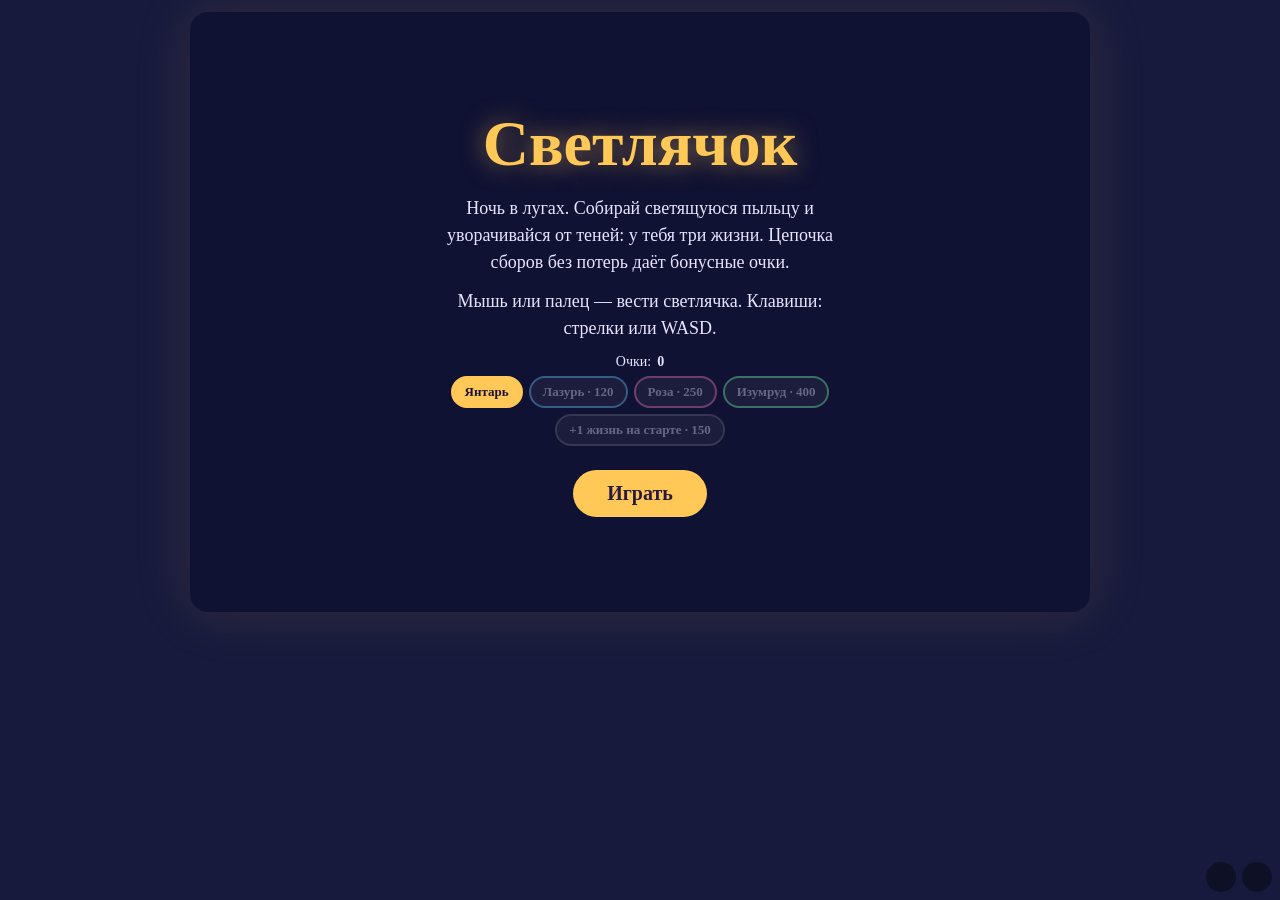
<file: games/firefly.html>
<!DOCTYPE html>
<html lang="ru">
<head>
<meta charset="utf-8">
<meta name="viewport" content="width=device-width, initial-scale=1">
<title>Светлячок — игра</title>
<style>
:root{--bg:#171a3d;--amber:#ffc857;--mist:#e8e4ff}
*{box-sizing:border-box}
html,body,canvas,button{-webkit-user-select:none;user-select:none;-webkit-tap-highlight-color:transparent;-webkit-touch-callout:none}
#fsx{position:fixed;left:10px;bottom:calc(10px + env(safe-area-inset-bottom,0px));z-index:99999;width:34px;height:34px;margin:0;padding:0;border:0;border-radius:50%;background:rgba(0,0,0,.55);color:#fff;font:22px/34px Georgia,serif;text-align:center;cursor:pointer;opacity:.8}
#fsx:hover{background:rgba(0,0,0,.8);opacity:1}#fsx[hidden]{display:none}
html,body{margin:0;background:var(--bg);color:var(--mist);font-family:Georgia,'Times New Roman',serif}
body{display:flex;align-items:center;justify-content:center;padding:12px}
.game{position:relative;width:100%;max-width:900px;aspect-ratio:3/2;border-radius:18px;overflow:hidden;box-shadow:0 0 60px rgba(255,200,87,.12)}
canvas{position:absolute;inset:0;width:100%;height:100%;display:block;touch-action:none;cursor:none}
.ov{position:absolute;inset:0;display:flex;flex-direction:column;align-items:center;justify-content:center;text-align:center;padding:24px;background:rgba(15,16,48,.7);backdrop-filter:blur(3px)}
.ov.hide{display:none}
h1{font-size:clamp(32px,7vw,64px);margin:0 0 8px;color:var(--amber);text-shadow:0 0 24px rgba(255,200,87,.5)}
p{max-width:46ch;line-height:1.5;margin:6px 0;font-size:clamp(14px,2.4vw,18px)}
button{margin-top:18px;font:inherit;font-size:clamp(16px,3vw,20px);font-weight:700;padding:12px 34px;border:0;border-radius:999px;background:var(--amber);color:#2a1a40;cursor:pointer}
button:hover{background:#ffd777}
button:focus-visible{outline:3px solid var(--mist);outline-offset:3px}
.embed,.embed body{height:100%;overflow:hidden}
.embed body{padding:0}
.embed .game{max-width:none;width:100%;height:100%;aspect-ratio:auto;border-radius:0;box-shadow:none}
@media(max-width:600px),(max-height:380px){.ov{padding:10px}.ov h1{font-size:26px;margin-bottom:4px}.ov p{font-size:12px;line-height:1.35;margin:3px 0}button{margin-top:8px;padding:8px 24px;font-size:15px}}
.gc{position:fixed;right:8px;bottom:8px;display:flex;gap:6px;z-index:9999}
.gc button,.gc button:hover{width:30px;height:30px;margin:0;padding:0;border:0;border-radius:50%;background:rgba(0,0,0,.5);color:#fff;font:700 11px/30px Georgia,serif;text-align:center;cursor:pointer;opacity:.75}
.gc button:hover{opacity:1}
.mrow{display:flex;gap:6px;flex-wrap:wrap;justify-content:center;margin:6px 0;font-size:14px}
.mb{margin:0;padding:6px 12px;font-size:13px;font-weight:700;border-radius:999px;background:rgba(255,255,255,.12);color:var(--mist);border:2px solid var(--c,rgba(255,255,255,.3))}
.mb:hover{background:rgba(255,255,255,.22)}.mb.on,.mb.on:hover{background:var(--c);color:#1a1030}.mb:disabled{opacity:.4;cursor:not-allowed}
@media(max-width:600px),(max-height:380px){.mrow{font-size:11px;margin:3px 0}.mb{padding:4px 8px;font-size:11px}}
</style>
<script>if(top!==self)document.documentElement.className='embed'</script>
</head>
<body>
<div class="game" id="game">
  <canvas id="c"></canvas>
  <div class="ov" id="ov">
    <h1 id="ttl">Светлячок</h1>
    <p id="txt">Ночь в лугах. Собирай светящуюся пыльцу и уворачивайся от теней: у тебя три жизни. Цепочка сборов без потерь даёт бонусные очки.</p>
    <p>Мышь или палец — вести светлячка. Клавиши: стрелки или WASD.</p>
    <div id="meta"></div>
    <button id="btn">Играть</button>
  </div>
</div>
<script>
addEventListener('keydown',e=>{if(e.key==='Escape'&&parent!==window)parent.postMessage({type:'game-escape'},'*')});
// ===== общее: звук, вибрация, качество графики =====
const AC=(()=>{try{return new (window.AudioContext||window.webkitAudioContext)()}catch(e){return null}})();
let MUTE=false,LQ=false;
try{MUTE=localStorage.getItem('g-mute')==='1';LQ=localStorage.getItem('g-lq')==='1'}catch(e){}
function tone(f,d,type,vol,slide){
  if(MUTE||!AC)return;if(AC.state==='suspended')AC.resume();
  const o=AC.createOscillator(),g=AC.createGain(),n=AC.currentTime;
  o.type=type||'sine';o.frequency.setValueAtTime(f,n);if(slide)o.frequency.exponentialRampToValueAtTime(Math.max(30,f*slide),n+d);
  g.gain.setValueAtTime(vol||.07,n);g.gain.exponentialRampToValueAtTime(.0001,n+d);o.connect(g);g.connect(AC.destination);o.start();o.stop(n+d);
}
function noise(d,vol,fc){
  if(MUTE||!AC)return;if(AC.state==='suspended')AC.resume();
  const len=Math.floor(AC.sampleRate*d),b=AC.createBuffer(1,len,AC.sampleRate),a=b.getChannelData(0);
  for(let i=0;i<len;i++)a[i]=(Math.random()*2-1)*(1-i/len);
  const s=AC.createBufferSource(),f=AC.createBiquadFilter(),g=AC.createGain();
  s.buffer=b;f.type='lowpass';f.frequency.value=fc||800;g.gain.value=vol||.1;s.connect(f);f.connect(g);g.connect(AC.destination);s.start();
}
const vib=ms=>{try{if(!MUTE&&navigator.vibrate)navigator.vibrate(ms)}catch(e){}};
const seq=(fs,d,type,vol,gap)=>fs.forEach((f,i)=>setTimeout(()=>tone(f,d,type,vol),i*(gap||90)));
const sfx=(n)=>{try{SFX[n]&&SFX[n]()}catch(e){}};
const SFX={chime:()=>tone(Math.min(1800,600+combo*45),.18,'sine',.07),hit:()=>{noise(.2,.2,300);tone(140,.25,'sawtooth',.07,.5)},over:()=>seq([392,330,262,196],.25,'triangle',.07,160),pow:()=>seq([660,990],.12,'triangle',.07,70),growl:()=>{tone(90,.8,'sawtooth',.09,.7);vib(200)},shield:()=>tone(900,.2,'sine',.08,.5),coin:()=>{tone(880,.08,'square',.04);setTimeout(()=>tone(1320,.14,'square',.04),70)}};
const PC={shield:'110,210,255',magnet:'255,120,200',slow:'150,150,255'},PN={shield:'Щит',magnet:'Магнит',slow:'Замедление'};
const SK=[{n:'Янтарь',c:'255,200,87',cost:0},{n:'Лазурь',c:'110,200,255',cost:120},{n:'Роза',c:'255,130,190',cost:250},{n:'Изумруд',c:'120,255,170',cost:400}];
let meta={pts:0,skin:0,own:[0],life:0};
try{const m=JSON.parse(localStorage.getItem('firefly-meta'));if(m&&m.own)meta=Object.assign(meta,m)}catch(e){}
const saveMeta=()=>{try{localStorage.setItem('firefly-meta',JSON.stringify(meta))}catch(e){}};
const $=id=>document.getElementById(id),R=(a,b)=>a+Math.random()*(b-a),clamp=(v,a,b)=>Math.max(a,Math.min(b,v));
const cv=$('c'),ctx=cv.getContext('2d'),bg=document.createElement('canvas');
let W=900,H=600,U=1;
const ov=$('ov'),ttl=$('ttl'),txt=$('txt'),btn=$('btn');
let best=0;try{best=+localStorage.getItem('firefly-best')||0}catch(e){}
let state='menu',score=0,lives=3,t=0,gt=0,inv=0,combo=0,shake=0,flash=0,orbs=[],foes=[],parts=[],texts=[],spawnO=0,spawnF=0,pups=[],pu={shield:0,magnet:0,slow:0},spawnP=12,boss=null,nextBoss=70;
const P={x:450,y:300,tx:450,ty:300};
const hash=i=>Math.abs(Math.sin(i*12.9898)*43758.5453)%1;
const stars=Array.from({length:90},(_,i)=>({x:hash(i),y:hash(i+50)*.6,r:hash(i+9)*1.4+.5,p:hash(i+3)*6}));
const amb=Array.from({length:16},(_,i)=>({x:hash(i+200),y:.3+hash(i+300)*.6,p:hash(i+400)*6,s:.3+hash(i+500)*.7}));
const blades=Array.from({length:120},(_,i)=>({x:i/120+hash(i+600)*.008,h:.03+hash(i+700)*.05,p:hash(i+800)*6}));
const keys={};
addEventListener('keydown',e=>{keys[e.key.toLowerCase()]=1;if(e.key.startsWith('Arrow')||e.key===' ')e.preventDefault();if(e.key==='Enter'&&state!=='play')start()});
addEventListener('keyup',e=>{keys[e.key.toLowerCase()]=0});
function setT(e){const r=cv.getBoundingClientRect();P.tx=(e.clientX-r.left)*W/r.width;P.ty=(e.clientY-r.top)*H/r.height}
cv.addEventListener('pointermove',setT);cv.addEventListener('pointerdown',setT);
btn.addEventListener('click',start);

// ---------- фон рисуется один раз при смене размера ----------
function layer(g,yf,col,amp,fq,ph){g.fillStyle=col;g.beginPath();g.moveTo(0,H);for(let x=0;x<=W;x+=8)g.lineTo(x,H*yf-(Math.sin(x*fq/U+ph)*.5+Math.sin(x*fq*2.3/U+ph*2)*.3+.8)*amp*U);g.lineTo(W,H);g.fill()}
function pine(g,x,y,h,col){g.fillStyle=col;for(let i=0;i<4;i++){const w=h*.28*(1-i*.17),yy=y-h*.22*i;g.beginPath();g.moveTo(x-w,yy);g.lineTo(x,yy-h*.42);g.lineTo(x+w,yy);g.fill()}g.fillRect(x-h*.03,y,h*.06,h*.08)}
function bake(){
  bg.width=Math.round(W*K);bg.height=Math.round(H*K);const g=bg.getContext('2d');g.scale(K,K);
  const sky=g.createLinearGradient(0,0,0,H*.8);sky.addColorStop(0,'#0e0f2e');sky.addColorStop(.5,'#2a1f55');sky.addColorStop(.85,'#7a3f70');sky.addColorStop(1,'#e0906c');
  g.fillStyle=sky;g.fillRect(0,0,W,H);
  const mx=W*.8,my=H*.2,mr=34*U,mg=g.createRadialGradient(mx,my,mr*.5,mx,my,mr*4.5);
  mg.addColorStop(0,'rgba(255,240,200,.5)');mg.addColorStop(1,'rgba(255,240,200,0)');
  g.fillStyle=mg;g.beginPath();g.arc(mx,my,mr*4.5,0,6.283);g.fill();
  g.fillStyle='#fff2cf';g.beginPath();g.arc(mx,my,mr,0,6.283);g.fill();
  g.fillStyle='rgba(200,175,140,.45)';[[-10,-6,7],[9,8,5],[-4,12,4]].forEach(c=>{g.beginPath();g.arc(mx+c[0]*U,my+c[1]*U,c[2]*U,0,6.283);g.fill()});
  layer(g,.62,'#2a1f55',70,.008,1);layer(g,.70,'#1d1642',50,.013,2.2);layer(g,.78,'#140f30',36,.02,4);
  for(let i=0;i<16;i++)pine(g,(i+hash(i))/16*W,H*(.80+hash(i+30)*.05),(60+hash(i+60)*70)*U,'#0c0922');
  const gr=g.createLinearGradient(0,H*.88,0,H);gr.addColorStop(0,'#120d28');gr.addColorStop(1,'#080618');g.fillStyle=gr;g.fillRect(0,H*.88,W,H*.12);
}
let K=1;
function fit(){
  const g=$('game'),cw=g.clientWidth||900,ch=g.clientHeight||600;
  K=Math.min(LQ?1:2,typeof devicePixelRatio==='number'?devicePixelRatio:1,1280/cw);
  W=cw;H=ch;cv.width=Math.round(W*K);cv.height=Math.round(H*K);
  U=clamp(Math.sqrt(W*H/540000),.55,1.7);
  P.x=clamp(P.x,20,W-20);P.y=clamp(P.y,20,H-20);P.tx=P.x;P.ty=P.y;bake();
}
fit();new ResizeObserver(fit).observe($('game'));

// ---------- игра ----------
function start(){
  score=0;lives=3+meta.life;pups=[];pu={shield:0,magnet:0,slow:0};spawnP=12;boss=null;nextBoss=70;gt=0;inv=0;combo=0;shake=0;flash=0;orbs=[];foes=[];parts=[];texts=[];spawnO=0;spawnF=2;
  P.x=P.tx=W/2;P.y=P.ty=H/2;state='play';ov.classList.add('hide');
}
function end(){
  state='over';const nb=score>best;meta.pts+=score;saveMeta();renderMeta();sfx('over');
  if(nb){best=score;try{localStorage.setItem('firefly-best',best)}catch(e){}}
  ttl.textContent='Огонёк погас';txt.textContent='Твой счёт: '+score+(nb?' — новый рекорд!':'. Рекорд: '+best+'.');
  btn.textContent='Ещё раз';ov.classList.remove('hide');btn.focus();
}
function burst(x,y,c,n,sp){for(let i=0;i<n;i++){const a=R(0,6.283),v=R(30,sp)*U;parts.push({x,y,vx:Math.cos(a)*v,vy:Math.sin(a)*v,l:R(.4,.9),m:.9,c,r:R(2,4)*U})}}
function takeHit(){
  if(pu.shield>0){pu.shield=0;inv=1;burst(P.x,P.y,'120,220,255',24,160);sfx('shield');return false}
  lives--;inv=1.6;combo=0;shake=1;flash=1;burst(P.x,P.y,'255,107,107',26,160);sfx('hit');vib(120);
  if(lives<=0){end();return true}return false;
}
function startBoss(){boss={x:W/2,y:-70*U,tx:W/2,st:0,t:0,life:18};nextBoss=75;sfx('growl');texts.push({x:W/2,y:H*.3,l:1.6,t:'Сова!'})}
function bossTick(dt){
  const b=boss;b.t+=dt;b.life-=dt;
  if(b.life<=0){b.y-=420*U*dt;if(b.y<-120*U){score+=30;texts.push({x:W/2,y:H*.3,l:1.4,t:'+30'});pups.push({x:W/2,y:H*.5,l:9,k:'shield'});boss=null}return}
  if(b.st===0){b.y+=(H*.14-b.y)*Math.min(1,dt*3);b.x+=(P.x-b.x)*Math.min(1,dt*1.5);if(b.t>1.6){b.st=1;b.t=0;b.tx=P.x}}
  else if(b.st===1){b.x+=(b.tx-b.x)*Math.min(1,dt*8);if(b.t>.9){b.st=2;b.t=0}}
  else if(b.st===2){b.y+=1100*U*dt;if(b.y>H*.86){b.st=3;b.t=0}}
  else{b.y+=(H*.14-b.y)*Math.min(1,dt*2.2);if(b.t>1.2){b.st=0;b.t=0}}
  if(b.st===2&&inv<=0&&Math.hypot(P.x-b.x,P.y-b.y)<44*U&&takeHit())return;
}
function update(dt){
  gt+=dt;inv-=dt;for(const k in pu)pu[k]=Math.max(0,pu[k]-dt);shake=Math.max(0,shake-dt*3);flash=Math.max(0,flash-dt*2.5);
  const kx=(keys.arrowright||keys.d?1:0)-(keys.arrowleft||keys.a?1:0),ky=(keys.arrowdown||keys.s?1:0)-(keys.arrowup||keys.w?1:0);
  if(kx||ky){P.tx=P.x+kx*160*U;P.ty=P.y+ky*160*U}
  const k=Math.min(1,dt*6);P.x+=(P.tx-P.x)*k;P.y+=(P.ty-P.y)*k;
  P.x=clamp(P.x,16*U,W-16*U);P.y=clamp(P.y,16*U,H-16*U);
  if(parts.length<260&&Math.random()<.8)parts.push({x:P.x+R(-3,3)*U,y:P.y+7*U,vx:R(-14,14),vy:R(-6,18),l:.7,m:.7,c:SK[meta.skin].c,r:R(2,4)*U});
  spawnO-=dt;
  if(spawnO<=0&&orbs.length<5){orbs.push({x:R(50*U,W-50*U),y:R(60*U,H*.82),l:7,m:7});spawnO=1.1}
  spawnP-=dt;if(spawnP<=0&&pups.length<1){pups.push({x:R(60*U,W-60*U),y:R(70*U,H*.78),l:9,k:['shield','magnet','slow'][Math.floor(R(0,3))]});spawnP=R(14,22)}
  for(let i=pups.length-1;i>=0;i--){const o=pups[i];o.l-=dt;if(Math.hypot(P.x-o.x,P.y-o.y)<32*U){pu[o.k]=o.k==='shield'?12:8;burst(o.x,o.y,'255,255,255',22,160);texts.push({x:o.x,y:o.y,l:1.2,t:PN[o.k]});sfx('pow');pups.splice(i,1)}else if(o.l<=0)pups.splice(i,1)}
  nextBoss-=dt;if(!boss&&nextBoss<=0)startBoss();if(boss)bossTick(dt);
  spawnF-=dt;
  if(spawnF<=0&&foes.length<Math.min(2+Math.floor(gt/12),8)){
    const side=Math.floor(R(0,4));
    foes.push({x:side<2?(side?W+30:-30):R(0,W),y:side>=2?(side===2?-30:H+30):R(0,H),ph:R(0,6)});spawnF=4;
  }
  const sp=(55+Math.min(gt*1.2,70))*U*(pu.slow>0?.4:1);
  for(const f of foes){
    const dx=P.x-f.x,dy=P.y-f.y,d=Math.hypot(dx,dy)||1;
    f.x+=dx/d*sp*dt+Math.sin(gt*2+f.ph)*20*U*dt;f.y+=dy/d*sp*dt+Math.cos(gt*2+f.ph)*20*U*dt;
    if(inv<=0&&d<32*U){const dead=takeHit();f.x-=dx/d*90*U;f.y-=dy/d*90*U;if(dead)return}
  }
  for(let i=orbs.length-1;i>=0;i--){
    const o=orbs[i];o.l-=dt;
    if(pu.magnet>0){const mdx=P.x-o.x,mdy=P.y-o.y,md=Math.hypot(mdx,mdy)||1;if(md<240*U){o.x+=mdx/md*220*U*dt;o.y+=mdy/md*220*U*dt}}
    if(Math.hypot(P.x-o.x,P.y-o.y)<30*U){
      combo++;const g=1+Math.floor(combo/5);score+=g;burst(o.x,o.y,'184,168,255',18,150);
      texts.push({x:o.x,y:o.y,l:.9,t:'+'+g});sfx('chime');orbs.splice(i,1);
    }else if(o.l<=0){combo=0;orbs.splice(i,1)}
  }
}

// ---------- рисование ----------
function glowDot(x,y,r,rgb,a){const g=ctx.createRadialGradient(x,y,0,x,y,r);g.addColorStop(0,'rgba('+rgb+','+a+')');g.addColorStop(1,'rgba('+rgb+',0)');ctx.fillStyle=g;ctx.beginPath();ctx.arc(x,y,r,0,6.283);ctx.fill()}
function drawOrb(o){
  const k=o.l/o.m,pu=1+.12*Math.sin(t*5+o.x),r=12*U*pu;
  ctx.globalCompositeOperation='lighter';glowDot(o.x,o.y,34*U*pu,'184,168,255',.55*(k<.3?.4+.6*Math.abs(Math.sin(t*12)):1));ctx.globalCompositeOperation='source-over';
  ctx.save();ctx.translate(o.x,o.y);ctx.rotate(t*.8+o.x);ctx.fillStyle='rgba(206,194,255,.95)';
  for(let i=0;i<6;i++){ctx.rotate(1.0472);ctx.beginPath();ctx.ellipse(r*.8,0,r*.55,r*.3,0,0,6.283);ctx.fill()}
  ctx.restore();
  ctx.fillStyle='#ffc857';ctx.beginPath();ctx.arc(o.x,o.y,r*.38,0,6.283);ctx.fill();
  ctx.strokeStyle='rgba(255,200,87,.6)';ctx.lineWidth=2*U;ctx.beginPath();ctx.arc(o.x,o.y,r*1.5,-1.5708,-1.5708+6.283*k);ctx.stroke();
}
function drawFoe(f){
  const r=24*U+Math.sin(t*4+f.ph)*2*U;
  ctx.save();ctx.translate(f.x,f.y);
  ctx.strokeStyle='#0a0818';ctx.lineWidth=6*U;ctx.lineCap='round';
  for(let i=0;i<7;i++){const a=i/7*6.283+t*.6+f.ph,l=r*(1.5+.35*Math.sin(t*3+i+f.ph));ctx.beginPath();ctx.moveTo(Math.cos(a)*r*.6,Math.sin(a)*r*.6);ctx.quadraticCurveTo(Math.cos(a+.5)*r*1.1,Math.sin(a+.5)*r*1.1,Math.cos(a+.2)*l,Math.sin(a+.2)*l);ctx.stroke()}
  const g=ctx.createRadialGradient(0,0,r*.2,0,0,r*1.1);g.addColorStop(0,'#1a1230');g.addColorStop(1,'#07050f');
  ctx.fillStyle=g;ctx.beginPath();ctx.arc(0,0,r,0,6.283);ctx.fill();
  ctx.strokeStyle='rgba(255,90,90,.35)';ctx.lineWidth=2*U;ctx.stroke();
  const an=Math.atan2(P.y-f.y,P.x-f.x);
  for(const s of [-1,1]){
    const ex=-Math.sin(an)*s*8*U+Math.cos(an)*3*U,ey=Math.cos(an)*s*8*U+Math.sin(an)*3*U;
    ctx.fillStyle='#ff5a5a';ctx.beginPath();ctx.ellipse(ex,ey,5*U,6.5*U,0,0,6.283);ctx.fill();
    ctx.fillStyle='#1a0505';ctx.beginPath();ctx.arc(ex+Math.cos(an)*2*U,ey+Math.sin(an)*2*U,2.2*U,0,6.283);ctx.fill();
  }
  ctx.restore();
  ctx.globalCompositeOperation='lighter';glowDot(f.x,f.y,r*1.8,'255,70,70',.12);ctx.globalCompositeOperation='source-over';
}
function drawPup(o){
  const pl=1+.1*Math.sin(t*6),r=13*U*pl;
  ctx.globalCompositeOperation='lighter';glowDot(o.x,o.y,36*U,PC[o.k],.6*(o.l<2?.4+.6*Math.abs(Math.sin(t*12)):1));ctx.globalCompositeOperation='source-over';
  ctx.strokeStyle='rgba('+PC[o.k]+',.95)';ctx.lineWidth=2.4*U;ctx.beginPath();
  if(o.k==='shield'){ctx.arc(o.x,o.y,r,0,6.283);ctx.moveTo(o.x,o.y-r*.5);ctx.lineTo(o.x,o.y+r*.5)}
  else if(o.k==='magnet'){ctx.arc(o.x,o.y,r*.7,.2,Math.PI-.2,false);ctx.moveTo(o.x-r*.7,o.y);ctx.lineTo(o.x-r*.7,o.y-r*.5);ctx.moveTo(o.x+r*.7,o.y);ctx.lineTo(o.x+r*.7,o.y-r*.5)}
  else{ctx.arc(o.x,o.y,r,0,6.283);ctx.moveTo(o.x,o.y);ctx.lineTo(o.x,o.y-r*.6);ctx.moveTo(o.x,o.y);ctx.lineTo(o.x+r*.45,o.y+r*.2)}
  ctx.stroke();
}
function drawBoss(){
  const b=boss,s=U*1.2;
  if(b.st===1){ctx.fillStyle='rgba(255,60,60,'+(.12+.1*Math.sin(t*30))+')';ctx.fillRect(b.tx-26*U,0,52*U,H)}
  ctx.save();ctx.translate(b.x,b.y);
  const flap=b.st===2?-.5:Math.sin(t*6)*.25;
  ctx.fillStyle='#120d22';
  for(const sg of [-1,1]){ctx.save();ctx.scale(sg,1);ctx.rotate(flap);ctx.beginPath();ctx.moveTo(10*s,-6*s);ctx.quadraticCurveTo(70*s,-30*s,92*s,10*s);ctx.quadraticCurveTo(62*s,0,40*s,26*s);ctx.quadraticCurveTo(26*s,16*s,10*s,24*s);ctx.fill();ctx.restore()}
  ctx.beginPath();ctx.ellipse(0,6*s,26*s,34*s,0,0,6.283);ctx.fill();
  ctx.beginPath();ctx.arc(0,-26*s,22*s,0,6.283);ctx.fill();
  ctx.beginPath();ctx.moveTo(-18*s,-40*s);ctx.lineTo(-10*s,-58*s);ctx.lineTo(-3*s,-42*s);ctx.moveTo(18*s,-40*s);ctx.lineTo(10*s,-58*s);ctx.lineTo(3*s,-42*s);ctx.fill();
  const an=Math.atan2(P.y-b.y,P.x-b.x);
  for(const sg of [-1,1]){ctx.fillStyle='#ffd24a';ctx.beginPath();ctx.arc(sg*10*s,-27*s,8*s,0,6.283);ctx.fill();ctx.fillStyle='#120d22';ctx.beginPath();ctx.arc(sg*10*s+Math.cos(an)*3*s,-27*s+Math.sin(an)*3*s,3.6*s,0,6.283);ctx.fill()}
  ctx.fillStyle='#e8a33a';ctx.beginPath();ctx.moveTo(-4*s,-20*s);ctx.lineTo(4*s,-20*s);ctx.lineTo(0,-12*s);ctx.fill();
  ctx.restore();
  ctx.globalCompositeOperation='lighter';glowDot(b.x,b.y-26*s,40*U,'255,200,60',.18);ctx.globalCompositeOperation='source-over';
}
function renderMeta(){
  const lc=[150,350][meta.life];
  $('meta').innerHTML='<div class="mrow">Очки: <b>'+meta.pts+'</b></div><div class="mrow">'+SK.map((s,i)=>'<button class="mb'+(meta.skin===i?' on':'')+'" data-s="'+i+'" style="--c:rgb('+s.c+')"'+(!meta.own.includes(i)&&meta.pts<s.cost?' disabled':'')+'>'+s.n+(meta.own.includes(i)?'':' · '+s.cost)+'</button>').join('')+'</div>'+(meta.life<2?'<div class="mrow"><button class="mb" data-l="1"'+(meta.pts<lc?' disabled':'')+'>+1 жизнь на старте · '+lc+'</button></div>':'<div class="mrow">+2 жизни на старте</div>');
}
$('meta').addEventListener('click',e=>{
  const b=e.target.closest('button');if(!b||b.disabled)return;
  if(b.dataset.s!=null){const i=+b.dataset.s;if(!meta.own.includes(i)){if(meta.pts<SK[i].cost)return;meta.pts-=SK[i].cost;meta.own.push(i)}meta.skin=i}
  else if(b.dataset.l){const lc=[150,350][meta.life];if(meta.pts>=lc){meta.pts-=lc;meta.life++}}
  saveMeta();renderMeta();sfx('coin');
});
function drawPlayer(){
  if(inv>0&&Math.floor(inv*12)%2)return;
  const x=P.x,y=P.y,fl=Math.sin(t*50)*.5,SC=SK[meta.skin].c;
  ctx.globalCompositeOperation='lighter';glowDot(x,y,120*U,SC,.22);glowDot(x,y,46*U,SC,.6);ctx.globalCompositeOperation='source-over';
  if(pu.shield>0){ctx.strokeStyle='rgba(110,210,255,'+(.5+.3*Math.sin(t*8))+')';ctx.lineWidth=3*U;ctx.beginPath();ctx.arc(x,y,24*U,0,6.283);ctx.stroke()}
  if(pu.magnet>0){ctx.strokeStyle='rgba(255,120,200,.35)';ctx.lineWidth=2*U;ctx.beginPath();ctx.arc(x,y,(60+Math.sin(t*6)*8)*U,0,6.283);ctx.stroke()}
  ctx.fillStyle='rgba(232,228,255,.55)';
  for(const s of [-1,1]){ctx.save();ctx.translate(x,y-3*U);ctx.rotate(s*(.6+fl*.5));ctx.beginPath();ctx.ellipse(s*9*U,-5*U,11*U,4.5*U,0,0,6.283);ctx.fill();ctx.restore()}
  ctx.fillStyle='#2a1f1a';ctx.beginPath();ctx.ellipse(x,y-2*U,5*U,8*U,0,0,6.283);ctx.fill();
  const g=ctx.createRadialGradient(x,y+7*U,0,x,y+7*U,10*U);g.addColorStop(0,'#fff6c8');g.addColorStop(1,'rgb('+SC+')');
  ctx.fillStyle=g;ctx.beginPath();ctx.ellipse(x,y+6*U,6*U,7.5*U,0,0,6.283);ctx.fill();
  ctx.fillStyle='#fff';ctx.beginPath();ctx.arc(x-2*U,y-8*U,1.4*U,0,6.283);ctx.arc(x+2*U,y-8*U,1.4*U,0,6.283);ctx.fill();
  ctx.strokeStyle='#2a1f1a';ctx.lineWidth=1.2*U;ctx.beginPath();ctx.moveTo(x-1.5*U,y-10*U);ctx.lineTo(x-5*U,y-16*U);ctx.moveTo(x+1.5*U,y-10*U);ctx.lineTo(x+5*U,y-16*U);ctx.stroke();
}
function draw(){
  const sh=shake>0?shake*8*U:0;
  ctx.setTransform(K,0,0,K,(Math.random()-.5)*sh*K,(Math.random()-.5)*sh*K);
  ctx.drawImage(bg,-10,-10,W+20,H+20);
  for(const s of stars){ctx.fillStyle='rgba(232,228,255,'+(.3+.4*Math.sin(t*2+s.p))+')';ctx.fillRect(s.x*W,s.y*H,s.r,s.r)}
  ctx.fillStyle='rgba(200,190,230,.06)';
  for(let i=0;i<3;i++){ctx.beginPath();ctx.ellipse(((t*10*(i+1)+i*320)%(W+500))-250,H*(.74+i*.05),260*U,26*U,0,0,6.283);ctx.fill()}
  ctx.globalCompositeOperation='lighter';
  if(!LQ)for(const a of amb)glowDot(a.x*W+Math.sin(t*.4*a.s+a.p)*40*U,a.y*H+Math.cos(t*.5*a.s+a.p)*20*U,14*U,'255,224,140',.3+.5*Math.max(0,Math.sin(t*1.3+a.p)));
  for(const p of parts)glowDot(p.x,p.y,p.r*3,p.c,Math.max(0,p.l/p.m)*.8);
  ctx.globalCompositeOperation='source-over';
  for(const o of orbs)drawOrb(o);
  for(const o of pups)drawPup(o);
  for(const f of foes)drawFoe(f);
  if(boss)drawBoss();
  if(state==='play')drawPlayer();
  ctx.strokeStyle='#0a0720';ctx.lineWidth=2*U;ctx.lineCap='round';
  for(let bi=0;bi<blades.length;bi+=LQ?2:1){const b=blades[bi];const x=b.x*W,sw=Math.sin(t*1.4+b.p);ctx.beginPath();ctx.moveTo(x,H);ctx.quadraticCurveTo(x+sw*6*U,H-b.h*H*.6,x+sw*12*U,H-b.h*H);ctx.stroke()}
  ctx.setTransform(K,0,0,K,0,0);
  if(flash>0){ctx.fillStyle='rgba(255,40,40,'+flash*.3+')';ctx.fillRect(0,0,W,H)}
  if(pu.slow>0){ctx.fillStyle='rgba(120,140,255,.12)';ctx.fillRect(0,0,W,H)}
  const vg=ctx.createRadialGradient(W/2,H/2,H*.35,W/2,H/2,W*.7);vg.addColorStop(0,'rgba(0,0,0,0)');vg.addColorStop(1,'rgba(0,0,0,.4)');ctx.fillStyle=vg;ctx.fillRect(0,0,W,H);
  ctx.textAlign='center';ctx.font='bold '+(16*U)+'px Georgia,serif';
  for(const x of texts){ctx.fillStyle='rgba(232,228,255,'+Math.min(1,x.l*1.5)+')';ctx.fillText(x.t,x.x,x.y-(.9-x.l)*40*U)}
  if(state==='play'){
    ctx.textAlign='left';ctx.fillStyle='#e8e4ff';ctx.font='bold '+(30*U)+'px Georgia,serif';ctx.fillText(score,20*U,42*U);
    ctx.font=(13*U)+'px Georgia,serif';ctx.fillStyle='rgba(232,228,255,.65)';ctx.fillText('рекорд '+best+(combo>1?'  ·  цепочка ×'+combo:''),20*U,62*U);
    ctx.globalCompositeOperation='lighter';
    for(let i=0;i<3+meta.life;i++)glowDot(W-30*U-i*30*U,32*U,i<lives?16*U:7*U,i<lives?SK[meta.skin].c:'232,228,255',i<lives?.9:.25);
    ctx.globalCompositeOperation='source-over';
    let hx=20*U;
    for(const k in pu)if(pu[k]>0){ctx.strokeStyle='rgb('+PC[k]+')';ctx.lineWidth=3*U;ctx.beginPath();ctx.arc(hx+10*U,100*U,9*U,-1.5708,-1.5708+6.283*pu[k]/(k==='shield'?12:8));ctx.stroke();ctx.fillStyle='rgb('+PC[k]+')';ctx.font=(11*U)+'px Georgia,serif';ctx.textAlign='left';ctx.fillText(PN[k],hx+24*U,104*U);hx+=100*U}
  }
}
let last=performance.now();
function loop(now){
  const dt=Math.min(.05,(now-last)/1000);last=now;t+=dt;
  if(state==='play')update(dt);
  for(let i=parts.length-1;i>=0;i--){const p=parts[i];p.l-=dt;p.x+=p.vx*dt;p.y+=p.vy*dt;if(p.l<=0)parts.splice(i,1)}
  for(let i=texts.length-1;i>=0;i--){texts[i].l-=dt;if(texts[i].l<=0)texts.splice(i,1)}
  draw();requestAnimationFrame(loop);
}
renderMeta();
(function(){
  const gm=document.getElementById('gm'),gq=document.getElementById('gq');
  const ic=()=>{gm.innerHTML='<svg width="16" height="16" viewBox="0 0 24 24" aria-hidden="true"><path d="M4 9h4l5-4v14l-5-4H4z" fill="#fff"/>'+(MUTE?'<path d="M16 9l5 6M21 9l-5 6" stroke="#fff" stroke-width="2"/>':'<path d="M16 8c2 2 2 6 0 8M19 5c4 4 4 10 0 14" fill="none" stroke="#fff" stroke-width="2"/>')+'</svg>';gq.textContent=LQ?'LD':'HD';gm.title=MUTE?'Включить звук':'Выключить звук';gq.title=LQ?'Качество: низкое':'Качество: высокое'};
  gm.onclick=()=>{MUTE=!MUTE;try{localStorage.setItem('g-mute',MUTE?'1':'0')}catch(e){}ic();if(!MUTE)tone(660,.1,'triangle',.06)};
  gq.onclick=()=>{LQ=!LQ;try{localStorage.setItem('g-lq',LQ?'1':'0')}catch(e){}ic();if(typeof fit==='function')fit();if(typeof labFit==='function')labFit()};
  ic();
})();
requestAnimationFrame(loop);
</script>
<div class="gc"><button id="gm" aria-label="Звук"></button><button id="gq" aria-label="Качество"></button></div>
<button id="fsx" hidden title="Выйти из полного экрана" aria-label="Выйти из полного экрана">×</button>
<script>
(function(){const b=document.getElementById('fsx');
addEventListener('message',e=>{if(e.data&&e.data.type==='game-fs')b.hidden=!e.data.on||!!e.data.pseudo});
b.onclick=()=>parent.postMessage({type:'game-escape'},'*');})();
</script>
</body>
</html>
</file>
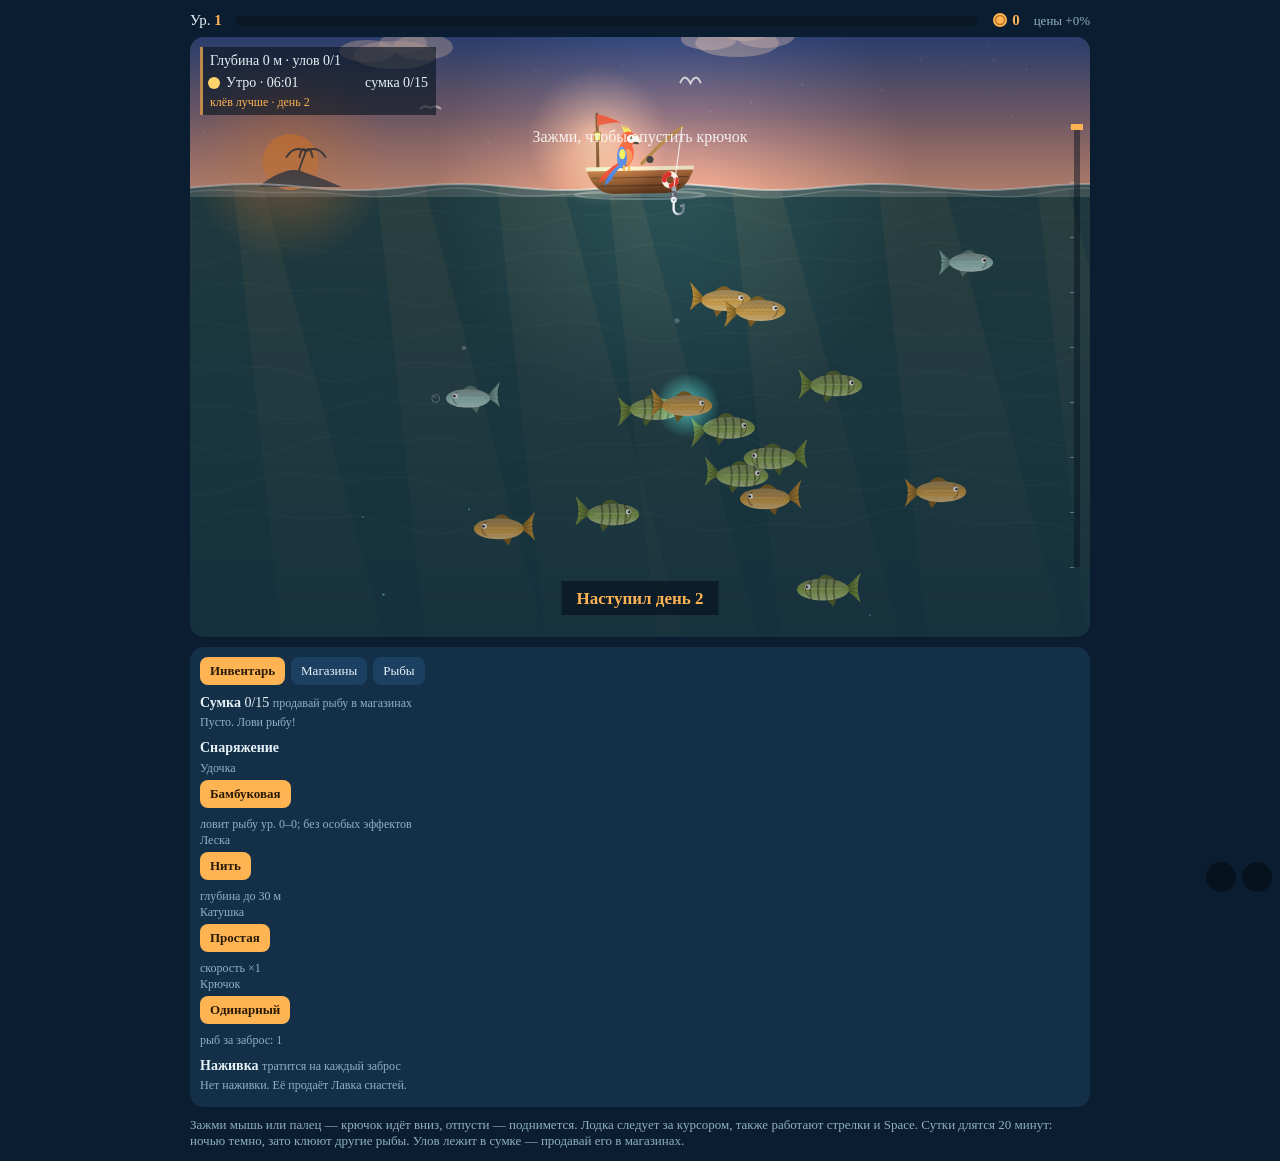
<file: games/fishing.html>
<!DOCTYPE html>
<html lang="ru">
<head>
<meta charset="utf-8">
<meta name="viewport" content="width=device-width, initial-scale=1, maximum-scale=1">
<title>Глубина — рыбалка</title>
<style>
:root{--bg:#0b1d30;--panel:#143049;--panel2:#1c4062;--ink:#e6f2f7;--mute:#8fb0c4;--amber:#ffb454}
*{box-sizing:border-box}
html,body,canvas,button{-webkit-user-select:none;user-select:none;-webkit-tap-highlight-color:transparent;-webkit-touch-callout:none}
#fsx{position:fixed;left:10px;bottom:calc(10px + env(safe-area-inset-bottom,0px));z-index:99999;width:34px;height:34px;margin:0;padding:0;border:0;border-radius:50%;background:rgba(0,0,0,.55);color:#fff;font:22px/34px Georgia,serif;text-align:center;cursor:pointer;opacity:.8}
#fsx:hover{background:rgba(0,0,0,.8);opacity:1}#fsx[hidden]{display:none}
html,body{margin:0;background:var(--bg);color:var(--ink);font-family:Georgia,'Times New Roman',serif}
body{padding:12px}
.wrap{max-width:900px;margin:0 auto}
.top{display:flex;gap:14px;align-items:center;margin-bottom:8px;font-size:15px;flex-wrap:wrap}
.top b{color:var(--amber)}
.top svg{vertical-align:-3px}
.xp{flex:1;min-width:140px;height:10px;border-radius:5px;background:#0a1826;overflow:hidden}
.xp i{display:block;height:100%;width:0;background:var(--amber)}
.layout{display:flex;flex-direction:column;gap:10px}
.stage{position:relative;width:100%;aspect-ratio:3/2}
canvas{position:absolute;inset:0;width:100%;height:100%;border-radius:14px;touch-action:none;cursor:pointer;background:#123}
.side{background:var(--panel);border-radius:14px;padding:10px;font-size:14px}
.tabs{display:flex;gap:6px;margin-bottom:8px}
.o{font:inherit;font-size:13px;padding:6px 10px;border:0;border-radius:8px;background:var(--panel2);color:var(--ink);cursor:pointer}
.o:hover:not(:disabled){background:#27557f}
.o.on{background:var(--amber);color:#2a1a08;font-weight:700}
.o:disabled{opacity:.45;cursor:not-allowed}
.opts{display:flex;flex-wrap:wrap;gap:6px;margin:4px 0 8px}
.sec{margin:10px 0 4px}
.row{display:flex;justify-content:space-between;align-items:center;gap:8px;padding:6px 8px;border-radius:8px;background:#0f2438;margin-bottom:4px;font-size:13px}
.row b{display:block;font-size:14px}
.row small,.mut,.eqs small,.sec small{color:var(--mute);font-size:12px}
.mut{margin:4px 0}
.dex{display:flex;flex-wrap:wrap;gap:5px;margin:6px 0;font-size:12px}
.chip{padding:3px 9px;border-radius:999px;background:var(--panel2)}
.chip.no{color:var(--mute);background:#0f2438}
.hint{color:var(--mute);font-size:13px;margin:10px 0 0}
button:focus-visible{outline:3px solid var(--amber);outline-offset:2px}
/* полный экран: игра занимает всё место, панель уходит вправо */
html.fs,html.fs body{height:100%}
html.fs body{padding:0;overflow:hidden}
html.fs .wrap{max-width:none;height:100%;display:flex;flex-direction:column}
html.fs .top{margin:0;padding:6px 12px}
html.fs .layout{flex:1;min-height:0;flex-direction:row;gap:0}
html.fs .stage{flex:1;width:auto;aspect-ratio:auto;min-width:0}
html.fs canvas{border-radius:0}
html.fs .side{width:clamp(260px,27vw,400px);border-radius:0;overflow-y:auto}
html.fs .hint{display:none}
.layout{position:relative}
.dbtn,.x{display:none}
button{touch-action:manipulation}
html.dm:not(.fs) .stage{aspect-ratio:4/5}
html.dm .side{position:absolute;top:0;right:0;bottom:0;width:min(88%,350px);z-index:5;transform:translateX(105%);transition:transform .25s;overflow-y:auto;border-radius:14px 0 0 14px;box-shadow:-8px 0 30px rgba(0,0,0,.5)}
html.dm .side.open{transform:none}
html.dm .dbtn{display:flex;align-items:center;gap:6px;position:absolute;top:8px;right:8px;z-index:4;padding:8px 12px;border:0;border-radius:999px;background:rgba(8,20,32,.75);color:#fff;font:13px Georgia,serif;cursor:pointer}
html.dm .x{display:inline-block;margin-left:auto}
html.dm .hint{display:none}
html.dm .o{min-height:36px}
@media(max-width:600px){body{padding:8px}.top{font-size:13px}}
.gc{position:fixed;right:8px;bottom:8px;display:flex;gap:6px;z-index:9999}
.gc button,.gc button:hover{width:30px;height:30px;margin:0;padding:0;border:0;border-radius:50%;background:rgba(0,0,0,.5);color:#fff;font:700 11px/30px Georgia,serif;text-align:center;cursor:pointer;opacity:.75}
.gc button:hover{opacity:1}
</style>
</head>
<body>
<div class="wrap">
  <div class="top">
    <span>Ур. <b id="lv">1</b></span>
    <div class="xp" title="Опыт"><i id="xp"></i></div>
    <span id="coinbox"></span>
    <span id="bonus" style="color:var(--mute);font-size:13px"></span>
  </div>
  <div class="layout">
    <div class="stage" id="stage"><canvas id="c" aria-label="Игровое поле"></canvas></div>
    <div class="side" id="side"></div>
    <button class="dbtn" id="dbtn" aria-label="Сумка и магазин"><svg width="18" height="18" viewBox="0 0 24 24" aria-hidden="true"><path d="M6 8h12l1.5 12h-15z" fill="#ffb454"/><path d="M9 8V6a3 3 0 016 0v2" fill="none" stroke="#ffb454" stroke-width="2"/></svg>Сумка и магазин <b id="dcnt"></b></button>
  </div>
  <p class="hint">Зажми мышь или палец — крючок идёт вниз, отпусти — поднимется. Лодка следует за курсором, также работают стрелки и Space. Сутки длятся 20 минут: ночью темно, зато клюют другие рыбы. Улов лежит в сумке — продавай его в магазинах.</p>
</div>
<script>
addEventListener('keydown',e=>{if(e.key==='Escape'&&parent!==window)parent.postMessage({type:'game-escape'},'*')});
// ===== общее: звук, вибрация, качество графики =====
const AC=(()=>{try{return new (window.AudioContext||window.webkitAudioContext)()}catch(e){return null}})();
let MUTE=false,LQ=false;
try{MUTE=localStorage.getItem('g-mute')==='1';LQ=localStorage.getItem('g-lq')==='1'}catch(e){}
function tone(f,d,type,vol,slide){
  if(MUTE||!AC)return;if(AC.state==='suspended')AC.resume();
  const o=AC.createOscillator(),g=AC.createGain(),n=AC.currentTime;
  o.type=type||'sine';o.frequency.setValueAtTime(f,n);if(slide)o.frequency.exponentialRampToValueAtTime(Math.max(30,f*slide),n+d);
  g.gain.setValueAtTime(vol||.07,n);g.gain.exponentialRampToValueAtTime(.0001,n+d);o.connect(g);g.connect(AC.destination);o.start();o.stop(n+d);
}
function noise(d,vol,fc){
  if(MUTE||!AC)return;if(AC.state==='suspended')AC.resume();
  const len=Math.floor(AC.sampleRate*d),b=AC.createBuffer(1,len,AC.sampleRate),a=b.getChannelData(0);
  for(let i=0;i<len;i++)a[i]=(Math.random()*2-1)*(1-i/len);
  const s=AC.createBufferSource(),f=AC.createBiquadFilter(),g=AC.createGain();
  s.buffer=b;f.type='lowpass';f.frequency.value=fc||800;g.gain.value=vol||.1;s.connect(f);f.connect(g);g.connect(AC.destination);s.start();
}
const vib=ms=>{try{if(!MUTE&&navigator.vibrate)navigator.vibrate(ms)}catch(e){}};
const seq=(fs,d,type,vol,gap)=>fs.forEach((f,i)=>setTimeout(()=>tone(f,d,type,vol),i*(gap||90)));
const sfx=(n)=>{try{SFX[n]&&SFX[n]()}catch(e){}};
const SFX={splash:()=>noise(.25,.14,700),bite:()=>{tone(520,.08,'triangle',.08);setTimeout(()=>tone(780,.1,'triangle',.07),60)},coin:()=>{tone(880,.08,'square',.04);setTimeout(()=>tone(1320,.14,'square',.04),70)},up:()=>seq([523,659,784,1047],.18,'triangle',.08),alert:()=>{tone(180,.4,'sawtooth',.07,1.8);vib(80)},win:()=>seq([660,880,1100],.16,'triangle',.07),fail:()=>tone(300,.35,'sawtooth',.06,.4),thunder:()=>noise(1.3,.3,150)};
const WORLD=2400,KEY='fishing-v3';
let W=900,H=600,PW=900,PH=600,K=1,Z=1,ZM=1;
const dm=()=>document.documentElement.classList.contains('dm');
function dmCheck(){const r=document.documentElement.classList;r.toggle('dm',innerWidth<760||(r.contains('fs')&&innerHeight<=520))}
addEventListener('resize',dmCheck);dmCheck();
const $=id=>document.getElementById(id),R=(a,b)=>a+Math.random()*(b-a);
const clamp=(v,a,b)=>Math.max(a,Math.min(b,v));
const cv=$('c'),ctx=cv.getContext('2d');
const hex=h=>[1,3,5].map(i=>parseInt(h.substr(i,2),16));
const mix=(a,b,k)=>{const A=hex(a),B=hex(b);return 'rgb('+A.map((v,i)=>Math.round(v+(B[i]-v)*k)).join(',')+')'};
const COIN='<svg width="16" height="16" viewBox="0 0 16 16" aria-hidden="true"><circle cx="8" cy="8" r="7" fill="#ffb454"/><circle cx="8" cy="8" r="4.5" fill="none" stroke="#b9792a" stroke-width="1.5"/></svg>';
$('coinbox').innerHTML=COIN+' <b id="coins">0</b>';

// ---------- рыбы: t = нужный уровень удочки, y = глубина, s = размер, w: 1 днём / 2 ночью ----------
const TYPES=[
 {n:'Плотва',t:0,y:[80,300],s:22,xp:5,c:3,col:'#9fd1c7'},
 {n:'Карась',w:1,t:0,y:[100,380],s:25,xp:6,c:4,col:'#d9a441'},
 {n:'Окунь',w:1,t:0,y:[120,420],s:26,xp:8,c:5,col:'#8fae52',stripes:1},
 {n:'Щука',w:3,t:1,y:[300,720],s:42,xp:20,c:15,col:'#6f9b5a',ry:.28,teeth:1},
 {n:'Камбала',t:1,y:[400,800],s:36,xp:18,c:14,col:'#b59a74',sh:'ray',spots:1,ex:.6,ey:-.12},
 {n:'Рыба-шар',w:1,t:1,y:[350,760],s:30,xp:16,c:13,col:'#d6b862',sh:'puffer',ex:.4,ey:-.15},
 {n:'Сом',w:3,t:2,y:[600,1100],s:58,xp:45,c:40,col:'#7a7890',whisk:1},
 {n:'Скат',t:2,y:[700,1200],s:60,xp:50,c:45,col:'#5f7f9a',sh:'ray',ex:.6,ey:-.12},
 {n:'Медуза',w:2,t:2,y:[650,1250],s:34,xp:40,c:35,col:'#e58ac6',sh:'jelly',v:.5},
 {n:'Тунец',w:1,t:3,y:[900,1350],s:64,xp:70,c:60,col:'#3d6fa8',ry:.3,v:1.7},
 {n:'Удильщик',w:2,t:3,y:[1000,1500],s:56,xp:90,c:90,col:'#4a3a63',lure:1},
 {n:'Кальмар',w:2,t:3,y:[1050,1550],s:60,xp:95,c:95,col:'#b25f7d',sh:'squid',ex:.18,ey:-.1},
 {n:'Акула',t:4,y:[1300,1800],s:100,xp:160,c:170,col:'#7a8a9a',ry:.27,shark:1,v:1.3},
 {n:'Глубинный угорь',w:2,t:4,y:[1400,1900],s:84,xp:180,c:200,col:'#5c8f7a',sh:'eel',ex:.88,ey:-.06},
 {n:'Гигантский кальмар',w:2,t:5,y:[1700,2200],s:130,xp:420,c:470,col:'#8f2f4f',sh:'squid',ex:.18,ey:-.1,v:.8},
 {n:'Зубастый хищник',t:5,y:[1800,2300],s:104,xp:400,c:450,col:'#8a2f3f',teeth:1},
 {n:'Левиафан',t:6,y:[2100,2380],s:150,xp:1000,c:1200,col:'#33245a',teeth:1,eyes:1,v:.7},
 {n:'Тень бездны',w:2,t:6,y:[2000,2380],s:120,xp:1200,c:1400,col:'#1d1530',eyes:1,halo:'rgba(120,60,200,.55)',ry:.36,v:.6}
];
TYPES.forEach(T=>{T.dk=mix(T.col,'#000000',.35);T.lt=mix(T.col,'#ffffff',.38)});

const TY={};TYPES.forEach(T=>TY[T.n]=T);

// ---------- снасти ----------
const ROD=[
 {n:'Бамбуковая',col:'#b98b4e',p:'без особых эффектов',price:0},
 {n:'Стеклопластиковая',col:'#6fd0e0',p:'+10% к цене рыбы',coin:1.1,price:90},
 {n:'Карбоновая',col:'#454c5c',p:'шире зона клёва (+35%)',bite:1.35,price:220},
 {n:'Стальная',col:'#b9c0ca',p:'+15% опыта',xp:1.15,price:520},
 {n:'Титановая',col:'#e0e6ff',p:'подъём на 30% быстрее',reel:1.3,price:1100},
 {n:'Глубинная',col:'#8a6cff',p:'лампа у крючка и притяжение рыбы',light:110,magnet:1,price:2400},
 {n:'Легендарная',col:'#ffb454',p:'+25% к цене и опыту, мощная лампа',coin:1.25,xp:1.25,light:200,magnet:1,price:5200}];
const LINE=[{n:'Нить',d:300,price:0},{n:'Нейлон',d:550,price:60},{n:'Плетёнка',d:800,price:150},{n:'Флюорокарбон',d:1100,price:340},{n:'Стальной трос',d:1500,price:700},{n:'Кевлар',d:1900,price:1400},{n:'Глубинный канат',d:2300,price:2800}];
const REEL=[{n:'Простая',v:1,price:0},{n:'Спиннинговая',v:1.4,price:50},{n:'Мультипликатор',v:1.8,price:160},{n:'Электрическая',v:2.3,price:420},{n:'Турбо',v:2.9,price:1000}];
const HOOK=[{n:'Одинарный',cap:1,r:9,price:0},{n:'Двойной',cap:2,r:11,price:120},{n:'Тройник',cap:3,r:13,price:360},{n:'Якорный',cap:4,r:16,price:900},{n:'Сетевой',cap:5,r:19,price:2000}];
const BAIT={
 worm:{n:'Червь',p:'зона клёва +30%',bite:1.3,price:40,pack:10},
 spin:{n:'Блесна',p:'крючок опускается на 50% быстрее',drop:1.5,price:50,pack:10},
 glow:{n:'Светящаяся приманка',p:'свет +90 и притягивает ночных рыб',light:90,mNight:1,price:80,pack:8},
 elite:{n:'Деликатес',p:'рыба дороже и даёт опыта на 50% больше',q:1.5,xp:1.5,price:120,pack:6},
 deep:{n:'Глубинная наживка',p:'притягивает редкую рыбу (ур. 4+)',mRare:1,price:200,pack:6}};
const BAG=[{cap:15,price:0},{cap:25,price:80},{cap:38,price:250},{cap:55,price:700},{cap:80,price:1800}];
const LABEL={rod:['Удочка',ROD],line:['Леска',LINE],reel:['Катушка',REEL],hook:['Крючок',HOOK]};
const desc=(k,i)=>k==='rod'?'ловит рыбу ур. 0–'+i+'; '+ROD[i].p:k==='line'?'глубина до '+LINE[i].d/10+' м':k==='reel'?'скорость ×'+REEL[i].v:'рыб за заброс: '+HOOK[i].cap;
// ---------- магазины ----------
const SHOPS=[
 {n:'Рыбный рынок',open:[0,24],mul:1,only:()=>true,d:'Берёт любую рыбу по обычной цене. Открыт всегда.'},
 {n:'Ресторан',open:[12,24],mul:1.35,only:t=>t.t<=3,d:'Платит на 35% больше за обычную рыбу (ур. 0–3). Работает с 12:00 до 24:00.'},
 {n:'Скупщик',open:[20,5],mul:1.8,only:t=>t.t>=4,d:'Ночью, с 20:00 до 05:00, платит ×1.8 за редкую рыбу (ур. 4+).'},
 {n:'Лавка снастей',open:[0,24],tackle:1,d:'Удочки, лески, катушки, крючки, наживка и садок. Открыта всегда.'}];
const isOpen=(s,h)=>s.open[0]<s.open[1]?h>=s.open[0]&&h<s.open[1]:h>=s.open[0]||h<s.open[1];

// ---------- сохранение ----------
const def=()=>({coins:0,xp:0,lvl:1,day:0,days:1,caught:{},big:{},fish:[],own:{rod:[0],line:[0],reel:[0],hook:[0]},eq:{rod:0,line:0,reel:0,hook:0},bait:{},baitEq:null,bag:0});
let S=def();
try{
  const r=JSON.parse(localStorage.getItem(KEY));
  if(r&&r.own)S=Object.assign(def(),r);
  else{
    const o=JSON.parse(localStorage.getItem('fishing-v1'));
    if(o&&o.caught){
      S.coins=o.coins||0;S.xp=o.xp||0;S.lvl=o.lvl||1;S.caught=o.caught;
      [['rod',6],['line',6],['reel',4],['hook',4]].forEach(a=>{const l=Math.min(o[a[0]]||0,a[1]);S.own[a[0]]=Array.from({length:l+1},(_,i)=>i);S.eq[a[0]]=l});
    }
  }
}catch(e){}
const save=()=>{try{localStorage.setItem(KEY,JSON.stringify(S))}catch(e){}};
const need=l=>Math.round(25*Math.pow(l,1.7));
const hourNow=()=>(S.day*24+6)%24;
const isDay=()=>{const h=hourNow();return h>=6&&h<19};
const fmtH=h=>String(Math.floor(h)%24).padStart(2,'0')+':'+String(Math.floor(h%1*60)).padStart(2,'0');
const baitNow=()=>S.baitEq&&S.bait[S.baitEq]>0?BAIT[S.baitEq]:null;
function fx(b){
  const r=ROD[S.eq.rod];
  return {bite:(r.bite||1)*(b&&b.bite||1)*(phaseOf(hourNow())===0?1.2:1)*(wx.t===1||wx.t===2?1.15:wx.t===3?1.1:1),drop:b&&b.drop||1,light:(r.light||0)+(b&&b.light||0),magnet:!!r.magnet,mNight:!!(b&&b.mNight),mRare:!!(b&&b.mRare),q:b&&b.q||1,xp:(r.xp||1)*(b&&b.xp||1)*(phaseOf(hourNow())===1?1.1:1)};
}

// ---------- мир ----------
let fishes=[],bubbles=[],snow=[],parts=[],floats=[],msg='',msgT=0,t=0,needPane=true,fly=[],fight=null,wx={t:0,next:90,wet:0,flash:0};
const WN=['Ясно','Дождь','Гроза','Туман'];
const stars=Array.from({length:70},()=>({fx:Math.random(),fy:Math.random(),p:R(0,6)}));
const ground=Array.from({length:31},(_,i)=>R(10,46)+(i%5===0?20:0));
const kelp=Array.from({length:9},(_,i)=>({fx:(i+.5)/9+R(-.03,.03),h:R(90,190),ph:R(0,6)}));
const boat={x:450},hook={x:484,y:0,st:'idle',fish:[],lock:false,bait:null};
let px=450,down=false,kl=0,kr=0;
const maxDepth=()=>LINE[S.eq.line].d;
const zoneBottom=()=>Math.min(2380,maxDepth()+120);
const target=()=>Math.round((zoneBottom()-80)*.03*(W/900))+6;
function say(s){msg=s;msgT=3}
// рыба появляется за краем экрана и уплывает за другой край — игрок этого не видит
function spawn(init){
  const y=R(80,zoneBottom()),day=isDay();
  const inY=TYPES.filter(a=>y>=a.y[0]&&y<=a.y[1]);
  const ph=phaseOf(hourNow());let c=inY.filter(a=>!a.w||(a.w===1&&ph!==3)||(a.w===2&&ph===3)||(a.w===3&&(ph===0||ph===2)));
  if(!c.length)c=inY;
  const ok=c.filter(a=>a.t<=S.eq.rod);if(ok.length&&Math.random()<.8)c=ok;
  const T=c[Math.floor(R(0,c.length))],dir=Math.random()<.5?-1:1,m=T.s*1.8+70;
  return {T,m,x:init?R(-m,W+m):(dir>0?-m:W+m),y,by:y,dir,sp:R(28,70)*(T.v||1),ph:R(0,6),flee:0,hooked:false,mut:Math.random()<.04?(Math.random()<.5?'gold':'glow'):null};
}
function fit(){
  const st=$('stage'),cw=st.clientWidth||900,ch=st.clientHeight||600;
  K=Math.min(LQ?1:2,typeof devicePixelRatio==='number'?devicePixelRatio:1,1280/cw);
  PW=Math.round(cw*K);PH=Math.round(ch*K);cv.width=PW;cv.height=PH;
  ZM=clamp(cw/620,.55,1);Z=K*ZM;W=PW/Z;H=PH/Z;   // на телефоне мир чуть мельче, чтобы поместился
  boat.x=clamp(boat.x,40,W-40);px=clamp(px,20,W-20);
}
fit();new ResizeObserver(fit).observe($('stage'));
while(fishes.length<target())fishes.push(spawn(true));
for(let i=0;i<30;i++)bubbles.push({x:R(0,W),y:R(0,WORLD),r:R(1.5,4),v:R(15,40)});
for(let i=0;i<70;i++)snow.push({x:R(0,W),y:R(0,WORLD),v:R(6,16),r:R(.6,1.6)});
function mapX(e){const r=cv.getBoundingClientRect();px=(e.clientX-r.left)*W/r.width}
cv.addEventListener('pointerdown',e=>{if(dm()&&$('side').classList.contains('open')){$('side').classList.remove('open');return}mapX(e);down=true;cv.setPointerCapture(e.pointerId)});
cv.addEventListener('contextmenu',e=>e.preventDefault());
cv.addEventListener('pointermove',mapX);
addEventListener('pointerup',()=>{down=false});
addEventListener('pointercancel',()=>{down=false});
addEventListener('keydown',e=>{
  if(e.key===' '){down=true;e.preventDefault()}
  if(e.key==='ArrowLeft'||e.key==='a'){kl=1;e.preventDefault()}
  if(e.key==='ArrowRight'||e.key==='d'){kr=1;e.preventDefault()}
});
addEventListener('keyup',e=>{
  if(e.key===' '){down=false;e.preventDefault()}
  if(e.key==='ArrowLeft'||e.key==='a')kl=0;
  if(e.key==='ArrowRight'||e.key==='d')kr=0;
});
function burst(x,y,n,col,grav,sp){for(let i=0;i<n;i++){const a=R(0,6.283),v=R(20,sp);parts.push({x,y,vx:Math.cos(a)*v,vy:Math.sin(a)*v-(grav?sp*.6:0),l:R(.4,.9),m:.9,col,g:grav})}}

function collect(){
  const F=fx(hook.bait);let xp=0,lost=0,got=0;
  for(const f of hook.fish){
    const T=f.T,w=(Math.random()<.04?R(1.6,2):R(.75,1.3))*(phaseOf(hourNow())===2?1.2:1),gain=Math.round(T.xp*w*F.xp*(f.mut==='glow'?2:1)),k=Math.pow(T.s,1.8)/300*w;
    xp+=gain;S.caught[T.n]=(S.caught[T.n]||0)+1;if(k>(S.big[T.n]||0))S.big[T.n]=+k.toFixed(1);
    if(S.fish.length<BAG[S.bag].cap){
      S.fish.push({n:T.n,w:+w.toFixed(2),q:F.q*(f.mut==='gold'?3:1)});got++;
      floats.push({x:hook.x,y:-40-floats.length*18,l:1.4,txt:T.n+' '+k.toFixed(1)+' кг'+(w>1.5?' — ТРОФЕЙ!':'')+(f.mut==='gold'?' — ЗОЛОТАЯ!':f.mut==='glow'?' — СВЕТЯЩАЯСЯ!':'')+' +'+gain+' оп.'});
    }else lost++;
    fly.push({T,x0:hook.x,l:.7,m:.7});
    fishes[fishes.indexOf(f)]=spawn(false);
  }
  if(hook.fish.length){
    burst(hook.x,-10,10+6*got,'255,210,110',false,120);sfx('coin');vib(40);
    S.xp+=xp;while(S.xp>=need(S.lvl)){S.xp-=need(S.lvl);S.lvl++;say('Новый уровень: '+S.lvl+'!');sfx('up')}
    if(lost)say('Сумка полна — часть рыбы отпущена. Продай улов!');
    save();needPane=true;
  }
  hook.fish=[];hook.st='idle';hook.y=0;hook.lock=true;hook.bait=null;hook.baitId=null;
}
function startFight(f){const T=f.T,hard=Math.min(1,.3+T.t*.09+(T.eyes?.12:0));fight={f,prog:.3,zone:.5,mark:.3,mv:0,t:0,hard};say('Крупная рыба! Держи метку в зелёной зоне');sfx('alert')}
function fightTick(dt){
  const Fi=fight;Fi.t+=dt;
  Fi.zone=.5+Math.sin(Fi.t*(.9+Fi.hard*1.2))*.3+Math.sin(Fi.t*2.3+1)*.1*Fi.hard;
  Fi.mv+=((down?1:-1)*1.6-Fi.mv)*Math.min(1,dt*6);Fi.mark=clamp(Fi.mark+Fi.mv*dt*.5,0,1);
  const inz=Math.abs(Fi.mark-Fi.zone)<.13;
  Fi.prog=clamp(Fi.prog+(inz?.22:-.16*(.6+Fi.hard))*dt,0,1);
  if(Fi.prog>=1){say('Рыба уже у лодки!');sfx('win');fight=null;hook.st='reel'}
  else if(Fi.prog<=0){const f=Fi.f;hook.fish.splice(hook.fish.indexOf(f),1);f.hooked=false;f.flee=3;f.dir=-f.dir;say(f.T.n+' сорвалась!');sfx('fail');vib(120);fight=null;hook.st='reel'}
}
function update(dt){
  t+=dt;if(msgT>0)msgT-=dt;
  wx.next-=dt;if(wx.next<=0){const q=Math.random();wx.t=q<.45?0:q<.7?1:q<.85?3:2;wx.next=R(100,220);if(wx.t)say('Погода: '+WN[wx.t].toLowerCase())}
  wx.wet+=((wx.t===1?.6:wx.t===2?1:wx.t===3?.35:0)-wx.wet)*Math.min(1,dt*.5);
  if(wx.t===2){wx.flash-=dt;if(wx.flash<=0&&Math.random()<dt*.15){wx.flash=.35;sfx('thunder')}}else wx.flash=0;
  const d0=S.day;S.day=(S.day+dt/1200)%1;   // 1200 с = 20 минут = сутки
  if(S.day<d0){S.days++;say('Наступил день '+S.days);needPane=true}
  while(fishes.length<target())fishes.push(spawn(false));
  const F=fx(hook.bait),maxD=maxDepth(),HK=HOOK[S.eq.hook],cap=HK.cap,hr=HK.r,ri=S.eq.rod;
  const rs=220*REEL[S.eq.reel].v*(ROD[ri].reel||1);
  if(kl||kr)px=clamp(px+(kr-kl)*420*dt,20,W-20);
  boat.x+=(px-boat.x)*Math.min(1,dt*5);
  if(!down)hook.lock=false;
  if(hook.st==='idle'){
    hook.x=boat.x+34;hook.y=0;
    if(down&&!hook.lock){
      hook.st='drop';const b=baitNow();hook.bait=b;hook.baitId=b?S.baitEq:null;
      if(b){S.bait[S.baitEq]--;if(S.bait[S.baitEq]<=0)S.baitEq=null;needPane=true}
      burst(hook.x,0,12,'200,235,255',true,160);sfx('splash');
    }
  }else if(fight){fightTick(dt)}else{
    hook.x=clamp(hook.x+clamp(px+34-hook.x,-250*dt,250*dt),10,W-10);
    if(hook.st==='drop'){
      if(down&&hook.y<maxD&&hook.fish.length<cap)hook.y+=190*F.drop*dt;else hook.st='reel';
    }else{hook.y-=rs*dt;if(hook.y<=0)collect()}
    for(const f of fishes){
      if(f.hooked||f.flee>0)continue;
      const d=Math.hypot(f.x-hook.x,f.y-hook.y);
      const mg=F.magnet||(F.mNight&&f.T.w===2)||(F.mRare&&f.T.t>=4);
      if(mg&&f.T.t<=ri&&d<170&&hook.fish.length<cap){f.x+=(hook.x-f.x)*dt*.8;f.by+=(hook.y-f.by)*dt*.8}
      if(hook.fish.length>=cap)continue;
      if(d<(f.T.s*.55+hr)*F.bite){
        if(f.T.t<=ri){f.hooked=true;hook.fish.push(f);burst(f.x,f.y,8,'255,255,255',false,80);sfx('bite');vib(30);if(f.T.t>=4)startFight(f)}
        else{f.flee=1.5;f.dir=f.x<hook.x?-1:1;if(msgT<=0)say(f.T.n+': нужна удочка «'+ROD[f.T.t].n+'»')}
      }
    }
  }
  for(let i=0;i<fishes.length;i++){
    const f=fishes[i];if(f.hooked)continue;
    if(f.flee>0)f.flee-=dt;
    f.x+=f.dir*f.sp*(f.flee>0?4:1)*dt;
    f.y=f.by+Math.sin(t*(f.T.sh==='jelly'?1:1.5)+f.ph)*(f.T.sh==='jelly'?22:8);
    if((f.dir>0&&f.x>W+f.m)||(f.dir<0&&f.x<-f.m)){if(fishes.length>target()){fishes.splice(i,1);i--}else fishes[i]=spawn(false)}
  }
  for(const b of bubbles){b.y-=b.v*dt;if(b.y<0){b.y=WORLD;b.x=R(0,W)}}
  for(const n of snow){n.y+=n.v*dt;n.x+=Math.sin(t+n.y*.01)*6*dt;if(n.y>WORLD)n.y=0}
  for(let i=floats.length-1;i>=0;i--){floats[i].l-=dt;if(floats[i].l<=0)floats.splice(i,1)}
  for(let i=fly.length-1;i>=0;i--){fly[i].l-=dt;if(fly[i].l<=0)fly.splice(i,1)}
  for(let i=parts.length-1;i>=0;i--){const p=parts[i];p.l-=dt;p.x+=p.vx*dt;p.y+=p.vy*dt;if(p.g)p.vy+=420*dt;if(p.l<=0)parts.splice(i,1)}
}

// ---------- инвентарь, магазины, рыбы ----------
const ui={tab:'inv',shop:0,cat:'rod'};
const wt=f=>Math.pow(TY[f.n].s,1.8)/300*f.w;
const price=(f,sh)=>Math.round(TY[f.n].c*f.w*(f.q||1)*sh.mul*(1+.05*(S.lvl-1))*(ROD[S.eq.rod].coin||1));
function grp(filter){
  const m={};
  S.fish.forEach(f=>{const T=TY[f.n];if(filter&&!filter(T))return;(m[f.n]=m[f.n]||{n:f.n,c:0,list:[]}).c++;m[f.n].list.push(f)});
  return TYPES.filter(T=>m[T.n]).map(T=>m[T.n]);
}
function sell(sh,name,one){
  let g=0,n=0;
  S.fish=S.fish.filter(f=>{
    if((name&&f.n!==name)||!sh.only(TY[f.n])||(one&&n>=1))return true;
    g+=price(f,sh);n++;return false;
  });
  if(n){S.coins+=g;say('Продано '+n+' шт.: +'+g+' мон.');sfx('coin')}
}
function invHTML(){
  const cap=BAG[S.bag].cap,g=grp();
  let h='<div class="sec"><b>Сумка</b> '+S.fish.length+'/'+cap+' <small>продавай рыбу в магазинах</small></div>';
  h+=g.length?g.map(x=>'<div class="row"><span>'+x.n+' ×'+x.c+'</span><small>'+x.list.reduce((a,f)=>a+wt(f),0).toFixed(1)+' кг</small></div>').join(''):'<p class="mut">Пусто. Лови рыбу!</p>';
  h+='<div class="sec"><b>Снаряжение</b></div>';
  for(const k in LABEL){
    h+='<div class="eqs"><small>'+LABEL[k][0]+'</small><div class="opts">'+S.own[k].map(i=>'<button class="o'+(S.eq[k]===i?' on':'')+'" data-a="eq" data-c="'+k+'" data-i="'+i+'">'+LABEL[k][1][i].n+'</button>').join('')+'</div><small>'+desc(k,S.eq[k])+'</small></div>';
  }
  h+='<div class="sec"><b>Наживка</b> <small>тратится на каждый заброс</small></div>';
  const ids=Object.keys(BAIT).filter(id=>S.bait[id]>0);
  h+=ids.length?'<div class="opts">'+ids.map(id=>'<button class="o'+(S.baitEq===id?' on':'')+'" data-a="bait" data-v="'+id+'">'+BAIT[id].n+' ×'+S.bait[id]+'</button>').join('')+'</div><p class="mut">'+(S.baitEq?BAIT[S.baitEq].p:'Нажми на наживку, чтобы использовать')+'</p>':'<p class="mut">Нет наживки. Её продаёт Лавка снастей.</p>';
  return h;
}
function sellHTML(sh){
  const g=grp(sh.only);
  if(!g.length)return '<p class="mut">Для этого магазина у тебя нет подходящей рыбы.</p>';
  let all=0,h='';
  g.forEach(x=>{
    const sum=x.list.reduce((a,f)=>a+price(f,sh),0);all+=sum;
    h+='<div class="row"><span><b>'+x.n+' ×'+x.c+'</b><small>около '+Math.round(sum/x.c)+' мон. за шт.</small></span><span><button class="o" data-a="sell" data-n="'+x.n+'" data-one="1">1 шт.</button> <button class="o" data-a="sell" data-n="'+x.n+'">Все: '+sum+'</button></span></div>';
  });
  return h+'<div class="opts"><button class="o on" data-a="sellall">Продать всё: '+all+' мон.</button></div>';
}
function tackleHTML(){
  const cats=[['rod','Удочки'],['line','Лески'],['reel','Катушки'],['hook','Крючки'],['bait','Наживка'],['bag','Садок']],c=ui.cat;
  let h='<div class="opts">'+cats.map(x=>'<button class="o'+(c===x[0]?' on':'')+'" data-a="cat" data-v="'+x[0]+'">'+x[1]+'</button>').join('')+'</div>';
  if(LABEL[c]){
    LABEL[c][1].forEach((it,i)=>{
      const own=S.own[c].includes(i),eq=S.eq[c]===i;
      h+='<div class="row"><span><b>'+it.n+'</b><small>'+desc(c,i)+'</small></span>'+(own?'<button class="o'+(eq?' on':'')+'" data-a="eq" data-c="'+c+'" data-i="'+i+'">'+(eq?'Надето':'Надеть')+'</button>':'<button class="o" data-a="buy" data-c="'+c+'" data-i="'+i+'"'+(S.coins<it.price?' disabled':'')+'>'+it.price+' мон.</button>')+'</div>';
    });
  }else if(c==='bait'){
    for(const id in BAIT){const b=BAIT[id];h+='<div class="row"><span><b>'+b.n+'</b><small>'+b.p+' · есть: '+(S.bait[id]||0)+'</small></span><button class="o" data-a="buybait" data-v="'+id+'"'+(S.coins<b.price?' disabled':'')+'>×'+b.pack+' · '+b.price+'</button></div>'}
  }else{
    BAG.forEach((b,i)=>{h+='<div class="row"><span><b>Садок '+(i+1)+'</b><small>вмещает '+b.cap+' рыб</small></span>'+(i<=S.bag?'<small>'+(i===S.bag?'сейчас':'куплен')+'</small>':i===S.bag+1?'<button class="o" data-a="bag"'+(S.coins<b.price?' disabled':'')+'>'+b.price+' мон.</button>':'<small>позже</small>')+'</div>'});
  }
  return h;
}
function shopHTML(){
  const hr=hourNow(),sh=SHOPS[ui.shop];
  let h='<div class="opts">'+SHOPS.map((s,i)=>'<button class="o'+(ui.shop===i?' on':'')+'" data-a="shop" data-v="'+i+'">'+s.n+(isOpen(s,hr)?'':' (закрыто)')+'</button>').join('')+'</div><p class="mut">'+sh.d+'</p>';
  if(sh.tackle)return h+tackleHTML();
  return h+(isOpen(sh,hr)?sellHTML(sh):'<p class="mut">Сейчас закрыто. Откроется в '+fmtH(sh.open[0])+'. Сейчас '+fmtH(hr)+'.</p>');
}
function dexHTML(){
  return '<div class="dex">'+TYPES.map(T=>S.caught[T.n]?'<span class="chip">'+T.n+' ×'+S.caught[T.n]+(S.big[T.n]?' · рек. '+S.big[T.n]+' кг':'')+'</span>':'<span class="chip no">? от '+T.y[0]/10+' м'+(T.w===2?' · ночью':T.w===1?' · днём':T.w===3?' · утром и вечером':'')+'</span>').join('')+'</div><p class="mut">Утро 05–10: клёв лучше. День 10–17: опыта +10%. Вечер 17–21: рыба тяжелее. Ночь 21–05: ночные виды. Часть рыбы клюёт только в своё время.</p>';
}
function refresh(){
  $('lv').textContent=S.lvl;$('coins').textContent=S.coins;
  $('xp').style.width=Math.min(100,S.xp/need(S.lvl)*100)+'%';
  $('bonus').textContent='цены +'+(S.lvl*5-5)+'%';
  $('dcnt').textContent=S.fish.length+'/'+BAG[S.bag].cap;
  let h='<div class="tabs">'+[['inv','Инвентарь'],['shop','Магазины'],['dex','Рыбы']].map(x=>'<button class="o'+(ui.tab===x[0]?' on':'')+'" data-a="tab" data-v="'+x[0]+'">'+x[1]+'</button>').join('')+'<button class="o x" data-a="close">×</button></div>';
  $('side').innerHTML=h+(ui.tab==='inv'?invHTML():ui.tab==='shop'?shopHTML():dexHTML());
}
$('dbtn').onclick=()=>$('side').classList.toggle('open');
$('side').addEventListener('click',e=>{
  const b=e.target.closest('[data-a]');if(!b||b.disabled)return;
  if(b.dataset.a==='close'){$('side').classList.remove('open');return}
  const d=b.dataset,a=d.a,ITEMS={rod:ROD,line:LINE,reel:REEL,hook:HOOK};
  if(a==='tab')ui.tab=d.v;
  else if(a==='shop')ui.shop=+d.v;
  else if(a==='cat')ui.cat=d.v;
  else if(a==='eq')S.eq[d.c]=+d.i;
  else if(a==='bait')S.baitEq=S.baitEq===d.v?null:d.v;
  else if(a==='buy'){const c=d.c,i=+d.i,it=ITEMS[c][i];if(S.coins>=it.price&&!S.own[c].includes(i)){S.coins-=it.price;S.own[c].push(i);S.eq[c]=i;say('Куплено и надето: '+it.n)}}
  else if(a==='buybait'){const bt=BAIT[d.v];if(S.coins>=bt.price){S.coins-=bt.price;S.bait[d.v]=(S.bait[d.v]||0)+bt.pack;if(!S.baitEq)S.baitEq=d.v;say('Куплено: '+bt.n+' ×'+bt.pack)}}
  else if(a==='bag'){const nx=BAG[S.bag+1];if(nx&&S.coins>=nx.price){S.coins-=nx.price;S.bag++;say('Садок увеличен: '+nx.cap+' рыб')}}
  else if(a==='sell')sell(SHOPS[ui.shop],d.n,d.one==='1');
  else if(a==='sellall')sell(SHOPS[ui.shop]);
  if(a==='buy'||a==='buybait'||a==='bag')sfx('coin');
  save();refresh();
});
const openKey=()=>SHOPS.map(s=>isOpen(s,hourNow())?1:0).join('');

// ---------- рисование рыб ----------
function eye(T,s,x,y){
  const red=T.t>=4,er=Math.max(2.5,s*.07);
  ctx.fillStyle=red?'#ff4a4a':'#fff';ctx.beginPath();ctx.arc(x,y,er,0,6.283);ctx.fill();
  if(!red){ctx.fillStyle='#111';ctx.beginPath();ctx.arc(x+er*.3,y,er*.5,0,6.283);ctx.fill();ctx.fillStyle='rgba(255,255,255,.9)';ctx.beginPath();ctx.arc(x+er*.1,y-er*.25,er*.22,0,6.283);ctx.fill()}
}
function teeth(s,x0,y0,n){ctx.fillStyle='#f4efe4';for(let i=0;i<n;i++){const x=x0+s*.09*i;ctx.beginPath();ctx.moveTo(x,y0);ctx.lineTo(x+s*.045,y0+s*.11);ctx.lineTo(x+s*.09,y0);ctx.fill()}}
function vg(T,ry){const g=ctx.createLinearGradient(0,-ry,0,ry);g.addColorStop(0,T.dk);g.addColorStop(.55,T.col);g.addColorStop(1,T.lt);return g}
function fishB(T,s,tt){
  const ry=s*(T.ry||.42),w=Math.sin(tt*6)*ry*.45,big=T.shark?1.9:1;
  const tg=ctx.createLinearGradient(-s*.8,0,-s*1.45,0);tg.addColorStop(0,T.dk);tg.addColorStop(1,T.col);
  ctx.fillStyle=tg;ctx.beginPath();ctx.moveTo(-s*.8,0);ctx.quadraticCurveTo(-s*1.1,-ry*.5+w,-s*1.45,-ry*1.35+w);ctx.quadraticCurveTo(-s*1.22,w,-s*1.45,ry*1.35+w);ctx.quadraticCurveTo(-s*1.1,ry*.5+w,-s*.8,0);ctx.fill();
  ctx.strokeStyle='rgba(0,0,0,.2)';ctx.lineWidth=1;ctx.beginPath();for(let i=-2;i<=2;i++){ctx.moveTo(-s*.85,0);ctx.lineTo(-s*1.38,i*ry*.5+w)}ctx.stroke();
  ctx.fillStyle=T.dk;
  ctx.beginPath();ctx.moveTo(-s*.5,-ry*.8);ctx.quadraticCurveTo(-s*.1,-ry*1.9*big,s*.25,-ry*.85);ctx.fill();
  ctx.beginPath();ctx.moveTo(-s*.1,ry*.8);ctx.lineTo(-s*.4,ry*1.6);ctx.lineTo(-s*.55,ry*.7);ctx.fill();
  ctx.fillStyle=vg(T,ry);ctx.beginPath();ctx.ellipse(0,0,s,ry,0,0,6.283);ctx.fill();
  ctx.save();ctx.beginPath();ctx.ellipse(0,0,s,ry,0,0,6.283);ctx.clip();
  if(s>=18&&!LQ){
    const sc=Math.max(5,s*.17);ctx.strokeStyle='rgba(255,255,255,.14)';ctx.lineWidth=1;ctx.beginPath();
    for(let row=-2;row<=2;row++)for(let col=-4;col<=4;col++){const cx=col*sc+(row%2?sc/2:0)-s*.1,cy=row*sc*.7,rr=sc*.55;ctx.moveTo(cx+Math.cos(.5)*rr,cy+Math.sin(.5)*rr);ctx.arc(cx,cy,rr,.5,2.6)}
    ctx.stroke();
  }
  const hl=ctx.createLinearGradient(0,-ry,0,0);hl.addColorStop(0,'rgba(255,255,255,.3)');hl.addColorStop(1,'rgba(255,255,255,0)');
  ctx.fillStyle=hl;ctx.fillRect(-s,-ry,s*2,ry);
  ctx.restore();
  if(T.shark){ctx.fillStyle=T.col;ctx.beginPath();ctx.moveTo(s*.9,-ry*.5);ctx.lineTo(s*1.25,.05*s);ctx.lineTo(s*.9,ry*.5);ctx.fill()}
  if(T.stripes){ctx.strokeStyle='rgba(0,0,0,.3)';ctx.lineWidth=s*.08;for(let i=0;i<4;i++){const x=-s*.45+i*s*.3;ctx.beginPath();ctx.moveTo(x,-ry*.9);ctx.quadraticCurveTo(x+s*.08,0,x,ry*.9);ctx.stroke()}}
  ctx.strokeStyle='rgba(255,255,255,.22)';ctx.lineWidth=1.4;ctx.beginPath();ctx.moveTo(-s*.7,0);ctx.quadraticCurveTo(0,-ry*.15,s*.7,0);ctx.stroke();
  ctx.strokeStyle='rgba(0,0,0,.28)';ctx.beginPath();ctx.arc(s*.38,0,ry*.7,-1.1,1.1);ctx.stroke();
  if(T.shark){for(let i=0;i<3;i++){ctx.beginPath();ctx.moveTo(s*.45-i*s*.06,-ry*.35);ctx.lineTo(s*.45-i*s*.06,ry*.35);ctx.stroke()}}
  if(T.whisk){ctx.strokeStyle=T.dk;ctx.lineWidth=2;ctx.beginPath();ctx.moveTo(s*.92,ry*.1);ctx.quadraticCurveTo(s*1.2,ry*.2,s*1.3,ry*.7);ctx.moveTo(s*.92,-ry*.05);ctx.quadraticCurveTo(s*1.2,0,s*1.28,ry*.3);ctx.stroke()}
  if(T.lure){
    ctx.strokeStyle=T.col;ctx.lineWidth=2;ctx.beginPath();ctx.moveTo(s*.5,-ry*.9);ctx.quadraticCurveTo(s*.9,-ry*2.6,s*1.2,-ry*1.6);ctx.stroke();
    ctx.fillStyle='#ffe2a0';ctx.beginPath();ctx.arc(s*1.2,-ry*1.6,4,0,6.283);ctx.fill();
  }
  if(T.teeth)teeth(s,s*.5,ry*.1,5);
  eye(T,s,s*.58,-ry*.25);
  if(T.eyes)for(const p of [[.3,-.55],[.08,-.5],[.42,.35]]){ctx.fillStyle='#ff4a4a';ctx.beginPath();ctx.arc(s*p[0],ry*p[1],Math.max(2,s*.045),0,6.283);ctx.fill()}
}
function eelB(T,s,tt){
  const pts=[];for(let i=0;i<=16;i++){const k=i/16;pts.push([s-k*2*s,Math.sin(k*7-tt*6)*s*.12*(.4+k)])}
  const path=()=>{ctx.beginPath();pts.forEach((p,i)=>i?ctx.lineTo(p[0],p[1]):ctx.moveTo(p[0],p[1]))};
  ctx.lineCap='round';ctx.lineJoin='round';
  ctx.strokeStyle=T.dk;ctx.lineWidth=s*.3;path();ctx.stroke();
  ctx.strokeStyle=T.col;ctx.lineWidth=s*.22;path();ctx.stroke();
  ctx.strokeStyle=T.lt;ctx.lineWidth=s*.05;ctx.globalAlpha=.5;path();ctx.stroke();ctx.globalAlpha=1;
  teeth(s,s*.95,s*.04,3);eye(T,s,s*.88,-s*.06);
}
function rayB(T,s,tt){
  const f=Math.sin(tt*3)*s*.08;
  ctx.strokeStyle=T.dk;ctx.lineWidth=s*.05;ctx.beginPath();ctx.moveTo(-s*.8,0);ctx.quadraticCurveTo(-s*1.2,Math.sin(tt*4)*s*.2,-s*1.7,Math.sin(tt*4+1)*s*.12);ctx.stroke();
  ctx.fillStyle=vg(T,s*.4);ctx.beginPath();ctx.moveTo(s,0);ctx.bezierCurveTo(s*.5,-s*.4-f,-s*.5,-s*.4-f,-s*.8,0);ctx.bezierCurveTo(-s*.5,s*.4+f,s*.5,s*.4+f,s,0);ctx.fill();
  if(T.spots){ctx.fillStyle='rgba(0,0,0,.2)';for(const p of [[.1,-.1],[-.3,.08],[.4,.1],[-.1,.15],[.25,-.2]]){ctx.beginPath();ctx.arc(s*p[0],s*p[1],s*.05,0,6.283);ctx.fill()}}
  eye(T,s,s*.62,-s*.1);
}
function jellyB(T,s,tt){
  const p=1+Math.sin(tt*3)*.08;
  ctx.globalAlpha=.8;
  const g=ctx.createRadialGradient(0,-s*.4,0,0,-s*.4,s*1.2);g.addColorStop(0,T.lt);g.addColorStop(1,T.col);
  ctx.fillStyle=g;ctx.beginPath();ctx.moveTo(-s,0);ctx.bezierCurveTo(-s,-s*1.4*p,s,-s*1.4*p,s,0);ctx.quadraticCurveTo(s*.5,s*.25,0,0);ctx.quadraticCurveTo(-s*.5,s*.25,-s,0);ctx.fill();
  ctx.strokeStyle=T.lt;ctx.lineWidth=2;
  for(let i=0;i<6;i++){const x=-s*.7+i*s*.28;ctx.beginPath();ctx.moveTo(x,s*.05);for(let j=1;j<=6;j++)ctx.lineTo(x+Math.sin(tt*3+j+i)*s*.1,s*.05+j*s*.19);ctx.stroke()}
  ctx.globalAlpha=1;
}
function squidB(T,s,tt){
  ctx.fillStyle=T.dk;
  ctx.beginPath();ctx.moveTo(-s*1.1,0);ctx.lineTo(-s*1.4,-s*.32);ctx.lineTo(-s*.8,-s*.12);ctx.moveTo(-s*1.1,0);ctx.lineTo(-s*1.4,s*.32);ctx.lineTo(-s*.8,s*.12);ctx.fill();
  ctx.fillStyle=vg(T,s*.4);ctx.beginPath();ctx.moveTo(-s*1.15,0);ctx.quadraticCurveTo(-s*.5,-s*.45,s*.05,-s*.28);ctx.lineTo(s*.05,s*.28);ctx.quadraticCurveTo(-s*.5,s*.45,-s*1.15,0);ctx.fill();
  ctx.beginPath();ctx.ellipse(s*.15,0,s*.22,s*.26,0,0,6.283);ctx.fill();
  ctx.strokeStyle=T.col;ctx.lineWidth=Math.max(2,s*.035);ctx.lineCap='round';
  for(let i=0;i<7;i++){const yy=(i-3)*s*.07;ctx.beginPath();ctx.moveTo(s*.3,yy);for(let j=1;j<=6;j++)ctx.lineTo(s*.3+j*s*.1,yy*(1+j*.35)+Math.sin(tt*5+j+i)*s*.05);ctx.stroke()}
  const er=s*.09;ctx.fillStyle=T.t>=5?'#ff4a4a':'#fff';ctx.beginPath();ctx.arc(s*.18,-s*.1,er,0,6.283);ctx.fill();
  if(T.t<5){ctx.fillStyle='#111';ctx.beginPath();ctx.arc(s*.2,-s*.1,er*.5,0,6.283);ctx.fill()}
}
function pufferB(T,s,tt){
  ctx.fillStyle=T.dk;ctx.beginPath();ctx.moveTo(-s*.6,0);ctx.lineTo(-s,-s*.25+Math.sin(tt*6)*s*.1);ctx.lineTo(-s,s*.25+Math.sin(tt*6)*s*.1);ctx.fill();
  ctx.strokeStyle=T.lt;ctx.lineWidth=2;
  for(let i=0;i<12;i++){const a=i/12*6.283,c=Math.cos(a),n=Math.sin(a);ctx.beginPath();ctx.moveTo(c*s*.66,n*s*.58);ctx.lineTo(c*s*.84,n*s*.74);ctx.stroke()}
  ctx.fillStyle=vg(T,s*.6);ctx.beginPath();ctx.ellipse(0,0,s*.7,s*.6,0,0,6.283);ctx.fill();
  ctx.fillStyle='rgba(0,0,0,.25)';ctx.beginPath();ctx.arc(s*.62,s*.12,s*.07,0,6.283);ctx.fill();
  eye(T,s,s*.4,-s*.15);
}
const SHAPE={fish:fishB,eel:eelB,ray:rayB,jelly:jellyB,squid:squidB,puffer:pufferB};
function drawFish(T,x,y,dir,sc,rot,tt){
  ctx.save();ctx.translate(x,y);if(rot)ctx.rotate(-Math.PI/2);ctx.scale(dir*sc,sc);
  if(T.halo){const g=ctx.createRadialGradient(0,0,T.s*.2,0,0,T.s*1.6);g.addColorStop(0,T.halo);g.addColorStop(1,'rgba(0,0,0,0)');ctx.fillStyle=g;ctx.beginPath();ctx.arc(0,0,T.s*1.6,0,6.283);ctx.fill()}
  SHAPE[T.sh||'fish'](T,T.s,tt);
  ctx.restore();
}
// свечение глаз и приманок — рисуется поверх темноты
function glowAt(x,y,r,rgb,a){const g=ctx.createRadialGradient(x,y,0,x,y,r);g.addColorStop(0,'rgba('+rgb+','+a+')');g.addColorStop(1,'rgba('+rgb+',0)');ctx.fillStyle=g;ctx.beginPath();ctx.arc(x,y,r,0,6.283);ctx.fill()}
function glowPass(camY){
  ctx.globalCompositeOperation='lighter';
  for(const f of fishes){
    if(f.hooked)continue;const T=f.T,sy=f.y-camY;
    if(sy<-200||sy>H+200||f.x<-200||f.x>W+200)continue;
    if(T.t>=4||T.eyes)glowAt(f.x+f.dir*T.s*(T.ex||.58),sy+T.s*(T.ey||-.1),Math.max(12,T.s*.16),'255,60,60',.85);
    if(T.lure)glowAt(f.x+f.dir*T.s*1.2,sy-T.s*.7,26,'255,190,90',.9);
    if(T.sh==='jelly')glowAt(f.x,sy-T.s*.4,T.s*1.5,'230,120,200',.4);
  }
  ctx.globalCompositeOperation='source-over';
}


// ---------- сцена: время суток, вода, лодка ----------
const STOPS=[[0,[46,139,154]],[.25,[27,95,127]],[.5,[18,58,99]],[.75,[11,29,64]],[1,[5,6,15]]];
const lerpC=(a,b,k)=>a.map((v,i)=>v+(b[i]-v)*k);
const css=(c,a)=>'rgba('+c.map(Math.round).join(',')+','+(a==null?1:a)+')';
// ключевые точки суток: час, верх неба, горизонт, яркость
const KF=[[0,[8,10,34],[20,26,64],0],[4.5,[10,14,44],[40,36,84],.03],[5.5,[40,50,110],[225,125,110],.25],[7,[95,150,215],[255,205,150],.65],[10,[90,170,230],[200,230,250],.95],[14,[70,160,235],[190,225,250],1],[17,[90,150,220],[255,215,160],.85],[19,[70,70,140],[255,130,80],.45],[20.5,[28,28,82],[160,80,110],.12],[22,[12,14,44],[30,32,76],0],[24,[8,10,34],[20,26,64],0]];
function skyAt(h){
  let i=1;while(i<KF.length-1&&KF[i][0]<h)i++;
  const a=KF[i-1],b=KF[i],k=(h-a[0])/(b[0]-a[0]);
  return {top:lerpC(a[1],b[1],k),bot:lerpC(a[2],b[2],k),a:a[3]+(b[3]-a[3])*k};
}
const glowOf=(h,c,w)=>Math.exp(-Math.pow((h-c)/w,2));
const PHASES=[['Утро','клёв лучше'],['День','опыта +10%'],['Вечер','рыба тяжелее'],['Ночь','ночные виды']];
function phaseOf(h){return h>=5&&h<10?0:h>=10&&h<17?1:h>=17&&h<21?2:3}

function parrot(x,y,t,flap){
  const bob=Math.sin(t*3)*.8;
  ctx.save();ctx.translate(x,y+bob);
  ctx.fillStyle='#d9342b';ctx.beginPath();ctx.moveTo(-6,-6);ctx.quadraticCurveTo(-22,2,-28,14+Math.sin(t*2)*1.5);ctx.lineTo(-20,10);ctx.quadraticCurveTo(-14,2,-4,-2);ctx.fill();
  ctx.fillStyle='#2f6fd6';ctx.beginPath();ctx.moveTo(-6,-4);ctx.quadraticCurveTo(-20,6,-22,18);ctx.lineTo(-15,12);ctx.quadraticCurveTo(-11,4,-4,-2);ctx.fill();
  ctx.fillStyle='#e8462f';ctx.beginPath();ctx.ellipse(0,-14,8,13,.1,0,6.283);ctx.fill();
  ctx.fillStyle='#ff7a4d';ctx.beginPath();ctx.ellipse(2,-11,4.5,8,.1,0,6.283);ctx.fill();
  ctx.save();ctx.translate(-2,-17);ctx.rotate(-.2+Math.sin(t*14)*.35*flap);
  ctx.fillStyle='#2f6fd6';ctx.beginPath();ctx.ellipse(-3,6,5,11,.2,0,6.283);ctx.fill();
  ctx.fillStyle='#ffd24a';ctx.beginPath();ctx.ellipse(-2,3,3,5,.2,0,6.283);ctx.fill();ctx.restore();
  ctx.fillStyle='#ffd24a';
  for(let i=0;i<3;i++){ctx.beginPath();ctx.moveTo(-1+i*2,-35);ctx.lineTo(-4+i*3,-44+i);ctx.lineTo(2+i*2,-36);ctx.fill()}
  ctx.fillStyle='#e8462f';ctx.beginPath();ctx.arc(3,-29,7.5,0,6.283);ctx.fill();
  ctx.fillStyle='#fff';ctx.beginPath();ctx.ellipse(6,-29,4.5,4,0,0,6.283);ctx.fill();
  ctx.fillStyle='#111';ctx.beginPath();ctx.arc(6.5,-30,1.7,0,6.283);ctx.fill();
  ctx.fillStyle='#fff';ctx.beginPath();ctx.arc(7,-30.5,.6,0,6.283);ctx.fill();
  ctx.fillStyle='#f4efe0';ctx.beginPath();ctx.moveTo(8,-32);ctx.quadraticCurveTo(16,-33,14,-24);ctx.quadraticCurveTo(12,-27,8,-26);ctx.fill();
  ctx.fillStyle='#2b2b2b';ctx.beginPath();ctx.moveTo(8,-26);ctx.quadraticCurveTo(12,-27,14,-24);ctx.quadraticCurveTo(11,-23,8,-24);ctx.fill();
  ctx.strokeStyle='#d9a441';ctx.lineWidth=2;ctx.beginPath();ctx.moveTo(-2,-2);ctx.lineTo(-2,2);ctx.moveTo(3,-2);ctx.lineTo(3,2);ctx.stroke();
  ctx.restore();
}
function drawBoat(bx,by,t,flap,d){
  ctx.save();ctx.translate(bx,by);ctx.rotate(Math.sin(t*2+bx*.02)*.03);
  ctx.strokeStyle='#4b3220';ctx.lineWidth=3;ctx.beginPath();ctx.moveTo(-42,-2);ctx.lineTo(-42,-58);ctx.stroke();
  ctx.fillStyle='#d9342b';ctx.beginPath();ctx.moveTo(-42,-58);ctx.quadraticCurveTo(-30,-58+Math.sin(t*5)*3,-18,-52+Math.sin(t*5+1)*3);ctx.quadraticCurveTo(-30,-50,-42,-46);ctx.fill();
  ctx.fillStyle='#ffd36b';ctx.fillRect(-45,-40,6,8);ctx.strokeStyle='#6b4a22';ctx.lineWidth=1;ctx.strokeRect(-45,-40,6,8);
  const hg=ctx.createLinearGradient(0,-2,0,22);hg.addColorStop(0,'#a8683c');hg.addColorStop(1,'#573219');
  ctx.fillStyle=hg;ctx.beginPath();ctx.moveTo(-54,-3);ctx.lineTo(54,-3);ctx.quadraticCurveTo(46,22,26,22);ctx.lineTo(-26,22);ctx.quadraticCurveTo(-46,22,-54,-3);ctx.fill();
  ctx.fillStyle='#e8dcc0';ctx.fillRect(-54,-5,108,4);
  ctx.strokeStyle='rgba(0,0,0,.28)';ctx.lineWidth=1.4;ctx.beginPath();ctx.moveTo(-48,6);ctx.lineTo(48,6);ctx.moveTo(-40,14);ctx.lineTo(40,14);ctx.stroke();
  ctx.lineWidth=5;ctx.strokeStyle='#f4efe0';ctx.beginPath();ctx.arc(30,9,6,0,6.283);ctx.stroke();
  ctx.strokeStyle='#d9342b';ctx.beginPath();ctx.arc(30,9,6,0,1.4);ctx.stroke();ctx.beginPath();ctx.arc(30,9,6,3.14,4.54);ctx.stroke();
  parrot(-14,-3,t,flap);
  ctx.restore();
  if(d<.6){ctx.globalCompositeOperation='lighter';glowAt(bx-42,by-34,70,'255,200,110',(1-d)*.6);ctx.globalCompositeOperation='source-over'}
}
// настоящий рыболовный крючок: вертлюг, грузило, изогнутое жало с зазубриной, насадка
function drawHook(x,y,k,t,baitId){
  const r=HOOK[k].r;
  ctx.save();ctx.translate(x,y);ctx.rotate(Math.sin(t*2)*.07);
  ctx.fillStyle='#9aa3ae';ctx.beginPath();ctx.arc(0,2,2.6,0,6.283);ctx.fill();
  ctx.fillStyle='#5d6470';ctx.beginPath();ctx.ellipse(0,9,3.6,5,0,0,6.283);ctx.fill();
  ctx.fillStyle='rgba(255,255,255,.4)';ctx.beginPath();ctx.ellipse(-1,7.5,1,2,0,0,6.283);ctx.fill();
  const g=ctx.createLinearGradient(-r,0,r,0);g.addColorStop(0,'#9fa9b7');g.addColorStop(.5,'#f4f8fc');g.addColorStop(1,'#738093');
  ctx.strokeStyle=g;ctx.lineWidth=2.4;ctx.lineCap='round';ctx.lineJoin='round';
  const L=r*.9,c=r*.55;
  const one=(rot,sc,mir)=>{
    ctx.save();ctx.translate(0,14);ctx.rotate(rot);ctx.scale(mir?-sc:sc,sc);
    ctx.beginPath();ctx.arc(0,-1,2,0,6.283);ctx.moveTo(0,1);ctx.lineTo(0,L);ctx.arc(c,L,c,Math.PI,0,true);ctx.lineTo(2*c,L-r*.5);ctx.lineTo(2*c-2.4,L-r*.36);ctx.stroke();
    ctx.restore();
  };
  if(k===0)one(0,1,false);
  else if(k===1){one(.45,1,false);one(-.45,1,true)}
  else if(k===2){one(0,1,false);one(.8,.95,true);one(-.8,.95,false)}
  else if(k===3){ctx.beginPath();ctx.moveTo(-r*.5,18);ctx.lineTo(r*.5,18);ctx.stroke();one(.15,1.25,false);one(-.15,1.25,true)}
  else{
    ctx.beginPath();ctx.arc(0,14+r*.9,r*.95,0,6.283);ctx.stroke();
    ctx.strokeStyle='rgba(220,235,255,.45)';ctx.lineWidth=1;ctx.beginPath();for(let i=-2;i<=2;i++){ctx.moveTo(i*r*.35,14+r*.1);ctx.lineTo(i*r*.35,14+r*1.7)}ctx.stroke();
    ctx.strokeStyle=g;ctx.lineWidth=2.2;for(const a of [-1.1,-.4,.4,1.1])one(a,.7,a<0);
  }
  if(baitId){
    const by=14+r*1.05,bx=r*.3;
    if(baitId==='worm'){ctx.strokeStyle='#e08fa0';ctx.lineWidth=3.2;ctx.beginPath();for(let i=0;i<=8;i++){const yy=by-6+i*2.2,xx=bx+Math.sin(i*1.1+t*5)*2.4;i?ctx.lineTo(xx,yy):ctx.moveTo(xx,yy)}ctx.stroke()}
    else if(baitId==='spin'){ctx.save();ctx.translate(bx,by);ctx.rotate(t*10);ctx.fillStyle='#e8eef6';ctx.beginPath();ctx.ellipse(0,0,7,3,0,0,6.283);ctx.fill();ctx.restore()}
    else if(baitId==='glow'){ctx.globalCompositeOperation='lighter';glowAt(bx,by,16,'255,235,160',.9);ctx.globalCompositeOperation='source-over';ctx.fillStyle='#fff6c8';ctx.beginPath();ctx.arc(bx,by,3.2,0,6.283);ctx.fill()}
    else if(baitId==='elite'){ctx.fillStyle='#ffc857';ctx.beginPath();ctx.ellipse(bx,by,6,3.2,0,0,6.283);ctx.fill();ctx.beginPath();ctx.moveTo(bx-5,by);ctx.lineTo(bx-10,by-3);ctx.lineTo(bx-10,by+3);ctx.fill()}
    else{ctx.fillStyle='#6b4aa8';ctx.beginPath();ctx.arc(bx,by,4.2,0,6.283);ctx.fill();ctx.fillStyle='#ff4a4a';ctx.beginPath();ctx.arc(bx+1.4,by-1,1.1,0,6.283);ctx.fill()}
  }
  if(Math.sin(t*3)>.92){ctx.strokeStyle='rgba(255,255,255,.9)';ctx.lineWidth=1.3;ctx.beginPath();ctx.moveTo(-3,24);ctx.lineTo(3,24);ctx.moveTo(0,21);ctx.lineTo(0,27);ctx.stroke()}
  ctx.restore();
}
function wreck(x,gy){
  ctx.fillStyle='#0b1322';
  ctx.beginPath();ctx.moveTo(x-110,gy-8);ctx.lineTo(x+120,gy-30);ctx.lineTo(x+98,gy-72);ctx.lineTo(x-92,gy-60);ctx.closePath();ctx.fill();
  ctx.fillRect(x-30,gy-150,6,100);ctx.fillRect(x+40,gy-130,5,86);
  ctx.beginPath();ctx.moveTo(x-24,gy-140);ctx.lineTo(x+22,gy-108);ctx.lineTo(x-24,gy-86);ctx.fill();
  for(let i=0;i<4;i++){ctx.fillStyle='rgba(120,230,205,'+(.3+.25*Math.sin(t*2+i))+')';ctx.beginPath();ctx.arc(x-62+i*36,gy-40-i*3,5,0,6.283);ctx.fill()}
}
function ledge(wy,side,w,hh,camY){
  const y=wy-camY;if(y<-hh*1.5||y>H+hh*1.5)return;
  const x0=side>0?W:0;
  ctx.fillStyle='#0b1829';ctx.beginPath();ctx.moveTo(x0,y-hh);ctx.lineTo(x0-side*w*.45,y-hh*.7);ctx.lineTo(x0-side*w,y-hh*.2);ctx.lineTo(x0-side*w*.8,y);ctx.lineTo(x0-side*w*.9,y+hh*.5);ctx.lineTo(x0,y+hh*.9);ctx.closePath();ctx.fill();
  if(wy>800){ctx.globalCompositeOperation='lighter';for(let i=0;i<3;i++)glowAt(x0-side*(w*(.2+i*.22)),y-hh*(.7-i*.25),11,i%2?'255,120,200':'80,255,220',.5+.3*Math.sin(t*2+i));ctx.globalCompositeOperation='source-over'}
}
function draw(){
  const h=hourNow(),sk=skyAt(h),d=sk.a*(1-.3*wx.wet),tw=Math.max(glowOf(h,6.2,.9),glowOf(h,19.3,1.1)),ph=phaseOf(h);
  const SKY=Math.round(H*.25),camY=Math.max(-SKY,Math.min(hook.y-H*.46,WORLD-H+60)),sy0=-camY;
  const F=fx(hook.bait),r=ROD[S.eq.rod],hk=HOOK[S.eq.hook];
  sk.top=lerpC(sk.top,[70,78,96],wx.wet*.6);sk.bot=lerpC(sk.bot,[110,116,128],wx.wet*.6);
  ctx.setTransform(Z,0,0,Z,0,0);
  const wg=ctx.createLinearGradient(0,sy0,0,WORLD-camY);
  STOPS.forEach(s=>{const c=lerpC(s[1],[255,160,110],tw*.14*Math.max(0,1-s[0]*3)),f=1-(1-(.28+.72*d))*(1-s[0]*.8);wg.addColorStop(s[0],css(c.map(v=>v*f)))});
  ctx.fillStyle=wg;ctx.fillRect(0,0,W,H);
  if(!LQ&&d>.12&&sy0>-700){
    const sc=lerpC([255,255,255],[255,190,120],tw),lg=ctx.createLinearGradient(0,sy0,0,sy0+560);
    lg.addColorStop(0,css(sc,.2*d));lg.addColorStop(1,css(sc,0));ctx.fillStyle=lg;
    for(let i=0;i<7;i++){const x0=W*(.03+i*.15)+Math.sin(t*.5+i)*25,wd=30+(i%3)*18;ctx.beginPath();ctx.moveTo(x0,sy0);ctx.lineTo(x0+wd,sy0);ctx.lineTo(x0+wd+150,sy0+560);ctx.lineTo(x0+60,sy0+560);ctx.fill()}
    ctx.globalCompositeOperation='lighter';ctx.strokeStyle=css(sc,.06*d);ctx.lineWidth=1.5;
    for(let i=0;i<9;i++){ctx.beginPath();const y0=sy0+30+i*38;for(let x=0;x<=W;x+=14){const y=y0+Math.sin(x*.02+t*.8+i)*8+Math.sin(x*.047-t*.6+i*2)*5;x?ctx.lineTo(x,y):ctx.moveTo(x,y)}ctx.stroke()}
    ctx.globalCompositeOperation='source-over';
  }
  ledge(1250,1,W*.2,90,camY);ledge(1750,-1,W*.17,110,camY);
  const gy=WORLD-camY;
  if(gy<H+140){
    wreck(W*.2,gy);
    ctx.strokeStyle='#1f4d3a';ctx.lineWidth=6;ctx.lineCap='round';
    for(const k of kelp){const kx=k.fx*W;ctx.beginPath();ctx.moveTo(kx,gy);for(let j=1;j<=6;j++)ctx.lineTo(kx+Math.sin(t*1.4+k.ph+j*.6)*10*j/3,gy-k.h*j/6);ctx.stroke()}
    ctx.fillStyle='#0b0a12';ctx.beginPath();ctx.moveTo(0,H+140);ctx.lineTo(0,gy);
    ground.forEach((g,i)=>ctx.lineTo(i*W/30,gy-g+30));ctx.lineTo(W,H+140);ctx.fill();
    ctx.globalCompositeOperation='lighter';
    for(let i=0;i<7;i++)glowAt(W*(.1+i*.13),gy+8-ground[i*4]*.4,14,i%2?'255,90,170':'90,255,210',.5+.3*Math.sin(t*2+i));
    ctx.globalCompositeOperation='source-over';
  }
  ctx.strokeStyle='rgba(230,242,247,.4)';ctx.lineWidth=1;
  for(const b of bubbles){const sy=b.y-camY;if(sy>-10&&sy<H+10){const bx=b.x+Math.sin(t+b.y)*4;ctx.beginPath();ctx.arc(bx,sy,b.r,0,6.283);ctx.stroke();ctx.fillStyle='rgba(255,255,255,.5)';ctx.fillRect(bx-b.r*.4,sy-b.r*.5,1.4,1.4)}}
  ctx.globalCompositeOperation='lighter';ctx.fillStyle='rgba(150,230,255,'+(d<.4?.5:.25)+')';
  if(!LQ)for(const n of snow){const sy=n.y-camY;if(sy>0&&sy<H&&n.y>300){ctx.beginPath();ctx.arc(n.x,sy,n.r,0,6.283);ctx.fill()}}
  ctx.globalCompositeOperation='source-over';
  for(const f of fishes){
    if(f.hooked)continue;
    const sy=f.y-camY;if(sy<-220||sy>H+220||f.x<-260||f.x>W+260)continue;
    if(f.mut){ctx.globalCompositeOperation='lighter';glowAt(f.x,sy,f.T.s*1.3,f.mut==='gold'?'255,205,80':'90,255,230',.5+.2*Math.sin(t*4+f.ph));ctx.globalCompositeOperation='source-over'}
    drawFish(f.T,f.x,sy,f.dir,1,false,t+f.ph);
  }
  const wave=x=>sy0+Math.sin(x*.03+t*2)*3;
  if(sy0>-10){
    const sg=ctx.createLinearGradient(0,sy0-SKY,0,sy0);sg.addColorStop(0,css(sk.top));sg.addColorStop(1,css(sk.bot));
    ctx.fillStyle=sg;ctx.beginPath();ctx.moveTo(0,0);ctx.lineTo(W,0);for(let x=W;x>=0;x-=10)ctx.lineTo(x,wave(x));ctx.fill();
    if(d<.5)for(const s of stars){const y=sy0-8-s.fy*(SKY-10);if(y>0){ctx.fillStyle='rgba(255,255,255,'+(1-d*2)*(.6+.4*Math.sin(t*2+s.p))+')';ctx.fillRect(s.fx*W,y,1.6,1.6)}}
    const isSun=h>=5.5&&h<=19.5,p=isSun?(h-5.5)/14:((h-19.5+24)%24)/10,bx=W*(.08+.84*p),by=sy0-SKY*.08-Math.sin(p*Math.PI)*SKY*.72;
    if(isSun){const c=lerpC([255,246,208],[255,140,60],tw);glowAt(bx,by,100,c.map(Math.round).join(','),.55);ctx.fillStyle=css(c);ctx.beginPath();ctx.arc(bx,by,28,0,6.283);ctx.fill()}
    else{glowAt(bx,by,80,'180,200,255',.32);ctx.fillStyle='#e8ecff';ctx.beginPath();ctx.arc(bx,by,20,0,6.283);ctx.fill();ctx.fillStyle='rgba(150,160,200,.5)';ctx.beginPath();ctx.arc(bx-6,by-4,4,0,6.283);ctx.arc(bx+7,by+5,3,0,6.283);ctx.fill()}
    const isl=css(lerpC(sk.bot,[14,30,38],.75)),ix=W*.12;
    ctx.fillStyle=isl;ctx.beginPath();ctx.moveTo(ix-40,sy0);ctx.quadraticCurveTo(ix-10,sy0-24,ix+8,sy0-14);ctx.quadraticCurveTo(ix+26,sy0-8,ix+44,sy0);ctx.fill();
    ctx.strokeStyle=isl;ctx.lineWidth=2;ctx.beginPath();ctx.moveTo(ix,sy0-14);ctx.quadraticCurveTo(ix+4,sy0-26,ix+8,sy0-36);for(let i=0;i<4;i++){ctx.moveTo(ix+8,sy0-36);ctx.quadraticCurveTo(ix+8+(i-1.5)*8,sy0-42,ix+8+(i-1.5)*13,sy0-30)}ctx.stroke();
    ctx.fillStyle=css(lerpC([255,255,255],sk.bot,.4),.8*(.25+.75*d));
    for(let i=0;i<3;i++){const cx=((t*9+i*W*.38)%(W+300))-150,cy=sy0-SKY*.8-i*12;for(const o of [[0,0,42,14],[28,-8,30,13],[-28,-4,28,11],[8,-12,24,10]]){ctx.beginPath();ctx.ellipse(cx+o[0],cy+o[1],o[2],o[3],0,0,6.283);ctx.fill()}}
    if(d>.3)for(let i=0;i<3;i++){const gx=((t*28+i*260)%(W+120))-60,gyy=sy0-SKY*(.45+.12*i)+Math.sin(t*.8+i)*8,fl=Math.sin(t*7+i*2)*5;ctx.strokeStyle='rgba(255,255,255,.85)';ctx.lineWidth=2;ctx.lineCap='round';ctx.beginPath();ctx.moveTo(gx-10,gyy-fl*.2);ctx.quadraticCurveTo(gx-5,gyy-6-fl,gx,gyy);ctx.quadraticCurveTo(gx+5,gyy-6-fl,gx+10,gyy-fl*.2);ctx.stroke()}
    if(ph===0){const mg=ctx.createLinearGradient(0,sy0-70,0,sy0+10);mg.addColorStop(0,'rgba(255,240,230,0)');mg.addColorStop(1,'rgba(255,240,230,.22)');ctx.fillStyle=mg;ctx.fillRect(0,sy0-70,W,80)}
    ctx.strokeStyle='rgba(255,255,255,.55)';ctx.lineWidth=2;ctx.beginPath();for(let x=0;x<=W;x+=10)x?ctx.lineTo(x,wave(x)):ctx.moveTo(x,wave(x));ctx.stroke();
    ctx.strokeStyle='rgba(255,255,255,.22)';ctx.lineWidth=1.5;ctx.beginPath();for(let x=0;x<=W;x+=10){const y=wave(x)+6+Math.sin(x*.05-t*1.5)*2;x?ctx.lineTo(x,y):ctx.moveTo(x,y)}ctx.stroke();
  }
  if(wx.wet>.2&&sy0>-10){
    if(wx.t!==3){
      ctx.strokeStyle='rgba(200,220,255,.45)';ctx.lineWidth=1.2;ctx.beginPath();
      for(let i=0,n=LQ?40:90;i<n;i++){const rx=(i*97.3+t*55)%W,ry=(i*53.7+t*620)%Math.max(30,sy0);ctx.moveTo(rx,ry);ctx.lineTo(rx-5,ry+16)}
      ctx.stroke();ctx.strokeStyle='rgba(255,255,255,.35)';
      for(let i=0;i<14;i++){const rx=(i*131.7+t*37)%W;ctx.beginPath();ctx.ellipse(rx,sy0+3+((i*7+Math.floor(t*6))%5),5+((t*10+i)%6),1.5,0,0,6.283);ctx.stroke()}
    }else{const fg=ctx.createLinearGradient(0,sy0-80,0,sy0+60);fg.addColorStop(0,'rgba(230,235,240,0)');fg.addColorStop(.6,'rgba(230,235,240,.4)');fg.addColorStop(1,'rgba(230,235,240,0)');ctx.fillStyle=fg;ctx.fillRect(0,sy0-80,W,140)}
  }
  if(wx.flash>0){ctx.fillStyle='rgba(255,255,255,'+Math.min(.7,wx.flash*2)+')';ctx.fillRect(0,0,W,H)}
  const bx=boat.x,by=-camY-14+Math.sin(t*2+boat.x*.02)*2.5,tipX=bx+42,tipY=by-44;
  if(by>-100&&by<H+100){
    ctx.strokeStyle='rgba(255,255,255,.25)';ctx.lineWidth=2;ctx.beginPath();ctx.ellipse(bx,sy0+8,64+Math.sin(t*2)*3,4,0,0,6.283);ctx.stroke();
    drawBoat(bx,by,t,hook.st==='reel'?1:hook.st==='drop'?.35:0,d);
    ctx.strokeStyle=r.col;ctx.lineWidth=3.5;ctx.lineCap='round';ctx.beginPath();ctx.moveTo(bx+2,by-8);ctx.quadraticCurveTo(bx+28,by-36,tipX,tipY);ctx.stroke();
    ctx.fillStyle='#444';ctx.beginPath();ctx.arc(bx+10,by-12,3.5,0,6.283);ctx.fill();
    if(F.light)glowAt(tipX,tipY,18+F.light*.12,'255,240,180',.9);
  }
  const hy=hook.y-camY,sag=Math.sin(t*2)*Math.min(8,hook.y*.02);
  ctx.strokeStyle='rgba(255,255,255,.75)';ctx.lineWidth=1.2;ctx.beginPath();ctx.moveTo(tipX,tipY);ctx.quadraticCurveTo((tipX+hook.x)/2+sag,(tipY+hy)/2,hook.x,hy);ctx.stroke();
  drawHook(hook.x,hy,S.eq.hook,t,hook.baitId);
  if(F.magnet){ctx.strokeStyle='rgba(180,150,255,'+(.3+.2*Math.sin(t*4))+')';ctx.lineWidth=2;ctx.beginPath();ctx.arc(hook.x,hy+14+hk.r,22+Math.sin(t*4)*3,0,6.283);ctx.stroke()}
  let off=hy+14+hk.r*1.9;
  hook.fish.forEach((f,i)=>{const sc=.5,len=f.T.s*sc*1.1;drawFish(f.T,hook.x+Math.sin(t*6+i)*3,off+len,1,sc,true,t*2);off+=len*2.1});
  for(const f of fly){const p=1-f.l/f.m,x=f.x0+(boat.x-12-f.x0)*p,y=-10-30*p-Math.sin(p*Math.PI)*70;drawFish(f.T,x,y-camY,x<boat.x?1:-1,.35,false,t*8)}
  for(const p of parts){ctx.fillStyle='rgba('+p.col+','+Math.max(0,p.l/p.m)+')';ctx.beginPath();ctx.arc(p.x,p.y-camY,2.4,0,6.283);ctx.fill()}
  const depthDark=clamp((camY+H/2-250)/2000,0,.8),nightDark=(1-d)*.55*(1-clamp((camY+H/2)/1200,0,1));
  const dark=Math.min(.9,depthDark+nightDark);
  if(dark>.02){
    const L=150+F.light,g=ctx.createRadialGradient(hook.x,hy,L*.25,hook.x,hy,L*1.6);
    g.addColorStop(0,'rgba(2,4,12,0)');g.addColorStop(1,'rgba(2,4,12,'+dark+')');ctx.fillStyle=g;ctx.fillRect(0,0,W,H);
  }
  glowPass(camY);
  // интерфейс (в обычных пикселях, без масштаба мира)
  ctx.setTransform(K,0,0,K,0,0);
  const HW=PW/K,HH=PH/K,bw=HW<500?206:236;
  ctx.fillStyle='rgba(8,20,32,.62)';ctx.fillRect(10,10,bw,68);
  ctx.fillStyle='rgba(255,180,84,.7)';ctx.fillRect(10,10,3,68);
  ctx.fillStyle='#e6f2f7';ctx.font='14px Georgia,serif';ctx.textAlign='left';
  ctx.fillText('Глубина '+Math.round(Math.max(0,hook.y)/10)+' м · улов '+hook.fish.length+'/'+hk.cap,20,28);
  ctx.fillText(PHASES[ph][0]+' · '+fmtH(h),36,50);
  ctx.textAlign='right';ctx.fillText('сумка '+S.fish.length+'/'+BAG[S.bag].cap,bw+2,50);
  ctx.textAlign='left';ctx.font='12px Georgia,serif';ctx.fillStyle='#ffb454';ctx.fillText(PHASES[ph][1]+' · день '+S.days+(wx.t?' · '+WN[wx.t]:''),20,69);
  ctx.fillStyle=isDayIcon(h)?'#ffd36b':'#e8ecff';ctx.beginPath();ctx.arc(24,46,6,0,6.283);ctx.fill();
  if(!isDayIcon(h)){ctx.fillStyle='rgba(8,20,32,.9)';ctx.beginPath();ctx.arc(27,44,5,0,6.283);ctx.fill()}
  ctx.fillStyle='rgba(8,20,32,.5)';ctx.fillRect(HW-16,90,6,HH-160);
  for(let i=0;i<=8;i++){ctx.fillStyle='rgba(230,242,247,.35)';ctx.fillRect(HW-20,90+(HH-160)*i/8,4,1)}
  ctx.fillStyle='#ffb454';ctx.fillRect(HW-19,90+(HH-160)*clamp(hook.y/maxDepth(),0,1)-3,12,6);
  ctx.textAlign='center';
  if(hook.st==='idle'&&!down){ctx.fillStyle=d>.5?'rgba(60,40,20,.85)':'rgba(255,255,255,.85)';ctx.font='16px Georgia,serif';ctx.fillText('Зажми, чтобы опустить крючок',HW/2,Math.max(30,(sy0-SKY*.3)*ZM))}
  if(msgT>0){ctx.font='bold 17px Georgia,serif';ctx.fillStyle='rgba(8,20,32,.75)';const mw=Math.min(HW-20,ctx.measureText(msg).width+30);ctx.fillRect(HW/2-mw/2,HH-56,mw,34);ctx.fillStyle='#ffb454';ctx.fillText(msg,HW/2,HH-33)}
  if(fight){const mx=HW-74,my=HH*.22,mh=HH*.5,Fi=fight;
    ctx.fillStyle='rgba(8,20,32,.72)';ctx.fillRect(mx-8,my-26,50,mh+52);
    ctx.fillStyle='#ffb454';ctx.font='bold 12px Georgia,serif';ctx.textAlign='center';ctx.fillText('ТЯНИ!',mx+17,my-10);
    ctx.fillStyle='#1a2c40';ctx.fillRect(mx,my,22,mh);
    ctx.fillStyle='rgba(90,230,140,.85)';const zh=mh*.26;ctx.fillRect(mx,my+(1-Fi.zone)*mh-zh/2,22,zh);
    const yy=my+(1-Fi.mark)*mh;ctx.fillStyle='#ffb454';ctx.beginPath();ctx.moveTo(mx-6,yy);ctx.lineTo(mx+28,yy-7);ctx.lineTo(mx+28,yy+7);ctx.fill();
    ctx.fillStyle='#1a2c40';ctx.fillRect(mx+30,my,6,mh);ctx.fillStyle='#e0594c';ctx.fillRect(mx+30,my+(1-Fi.prog)*mh,6,Fi.prog*mh)}
  ctx.font='bold 15px Georgia,serif';
  for(const f of floats){ctx.fillStyle='rgba(255,230,160,'+Math.min(1,f.l)+')';ctx.fillText(f.txt,f.x*ZM,(f.y-camY-(1.4-f.l)*40)*ZM)}
}
const isDayIcon=h=>h>=5.5&&h<19.5;
let last=performance.now(),lastPane=0,lastKey=openKey();
function loop(now){
  const dt=Math.min(.05,(now-last)/1000);last=now;if(!(dm()&&$('side').classList.contains('open')))update(dt);draw();
  const k=openKey();if(k!==lastKey){lastKey=k;needPane=true}
  if(needPane&&now-lastPane>250){lastPane=now;needPane=false;refresh()}
  requestAnimationFrame(loop);
}
refresh();requestAnimationFrame(loop);
setInterval(save,10000);
addEventListener('beforeunload',save);
(function(){
  const gm=document.getElementById('gm'),gq=document.getElementById('gq');
  const ic=()=>{gm.innerHTML='<svg width="16" height="16" viewBox="0 0 24 24" aria-hidden="true"><path d="M4 9h4l5-4v14l-5-4H4z" fill="#fff"/>'+(MUTE?'<path d="M16 9l5 6M21 9l-5 6" stroke="#fff" stroke-width="2"/>':'<path d="M16 8c2 2 2 6 0 8M19 5c4 4 4 10 0 14" fill="none" stroke="#fff" stroke-width="2"/>')+'</svg>';gq.textContent=LQ?'LD':'HD';gm.title=MUTE?'Включить звук':'Выключить звук';gq.title=LQ?'Качество: низкое':'Качество: высокое'};
  gm.onclick=()=>{MUTE=!MUTE;try{localStorage.setItem('g-mute',MUTE?'1':'0')}catch(e){}ic();if(!MUTE)tone(660,.1,'triangle',.06)};
  gq.onclick=()=>{LQ=!LQ;try{localStorage.setItem('g-lq',LQ?'1':'0')}catch(e){}ic();if(typeof fit==='function')fit();if(typeof labFit==='function')labFit()};
  ic();
})();
if(window.parent!==window){
  const post=()=>{if(!document.documentElement.classList.contains('fs'))parent.postMessage({type:'game-height',h:document.body.offsetHeight},'*')};
  new ResizeObserver(post).observe(document.body);post();
}
</script>
<div class="gc"><button id="gm" aria-label="Звук"></button><button id="gq" aria-label="Качество"></button></div>
<button id="fsx" hidden title="Выйти из полного экрана" aria-label="Выйти из полного экрана">×</button>
<script>
(function(){const b=document.getElementById('fsx');
addEventListener('message',e=>{if(e.data&&e.data.type==='game-fs'){document.documentElement.classList.toggle('fs',!!e.data.on);if(window.dmCheck)dmCheck();b.hidden=!e.data.on||!!e.data.pseudo}});
b.onclick=()=>parent.postMessage({type:'game-escape'},'*');})();
</script>
</body>
</html>
</file>
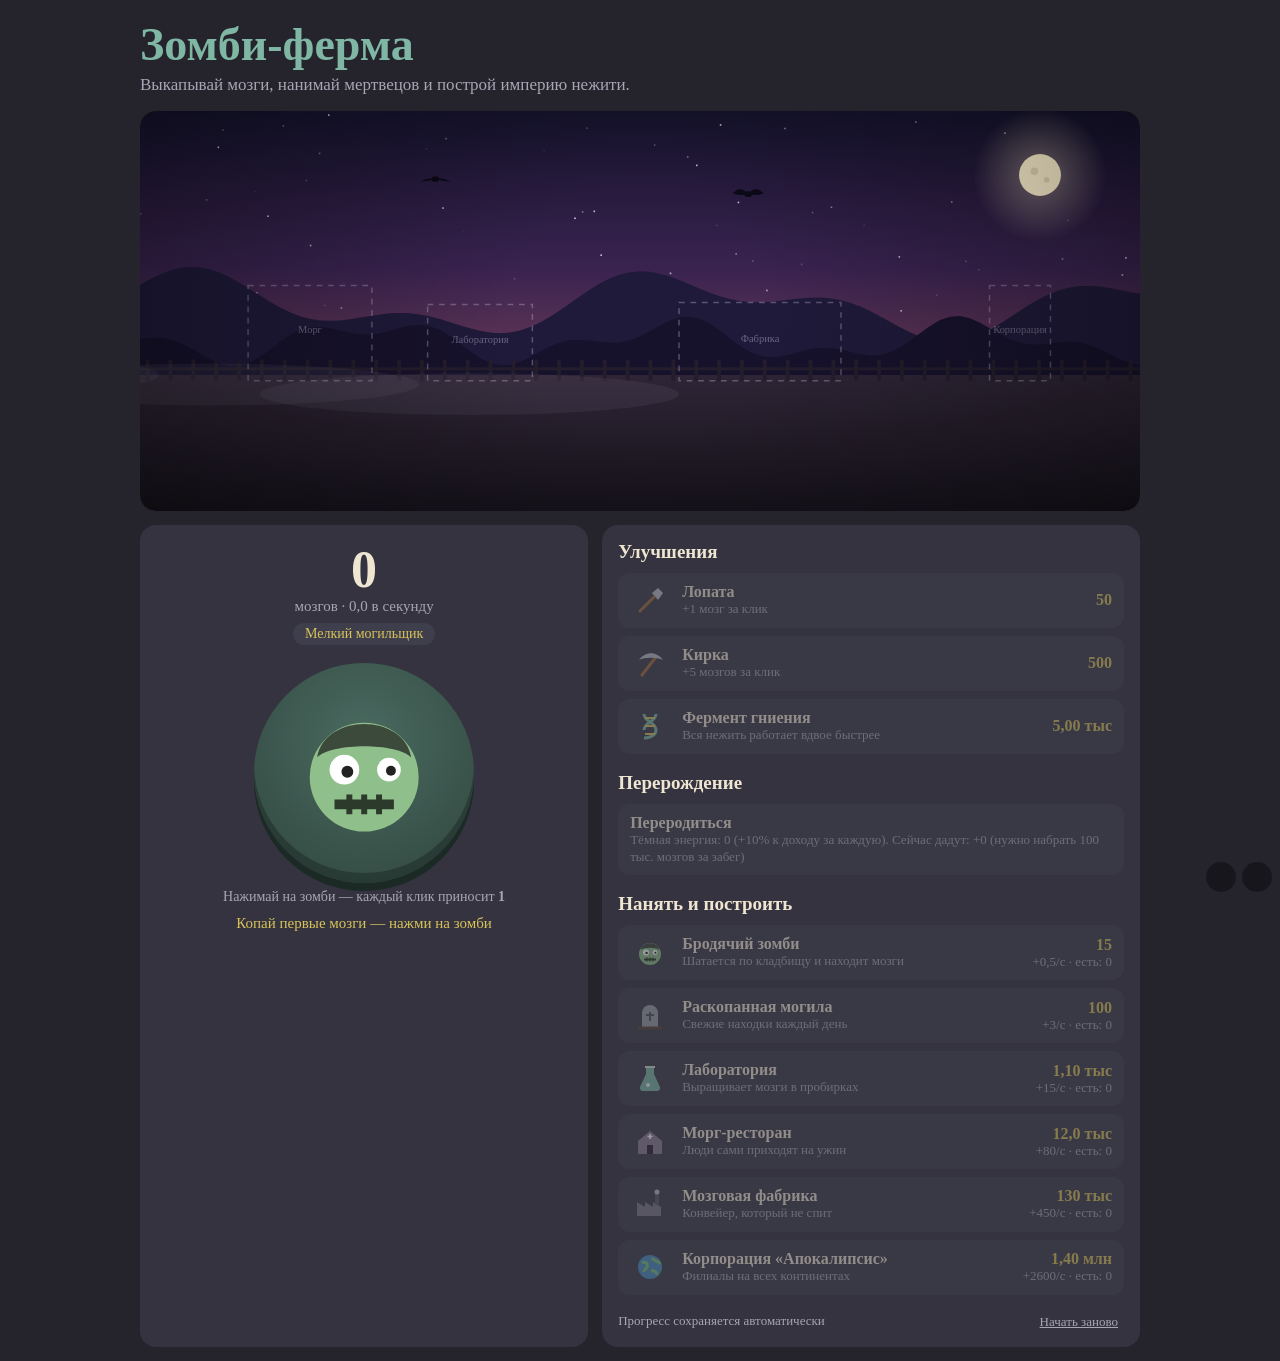
<file: games/zombie-farm.html>
<!DOCTYPE html>
<html lang="ru">
<head>
<meta charset="utf-8">
<meta name="viewport" content="width=device-width, initial-scale=1, maximum-scale=1">
<title>Зомби-ферма — тайкун</title>
<style>
:root{--bg:#25242d;--panel:#34333f;--panel2:#3f3e4c;--bone:#efe6d2;--blood:#c8463a;--teal:#7fb7a4;--pus:#d8c35a;--mute:#a9a5b5}
*{box-sizing:border-box}
html,body,canvas,button{-webkit-user-select:none;user-select:none;-webkit-tap-highlight-color:transparent;-webkit-touch-callout:none}
#fsx{position:fixed;left:10px;bottom:calc(10px + env(safe-area-inset-bottom,0px));z-index:99999;width:34px;height:34px;margin:0;padding:0;border:0;border-radius:50%;background:rgba(0,0,0,.55);color:#fff;font:22px/34px Georgia,serif;text-align:center;cursor:pointer;opacity:.8}
#fsx:hover{background:rgba(0,0,0,.8);opacity:1}#fsx[hidden]{display:none}

html,body{margin:0;background:var(--bg);color:var(--bone);font-family:Georgia,'Times New Roman',serif}
body{padding:14px;min-height:100%}
.wrap{max-width:1000px;margin:0 auto}
header{margin:4px 0 16px}
h1{margin:0;font-size:clamp(28px,6vw,46px);color:var(--teal)}
header p{margin:4px 0 0;color:var(--mute);font-size:clamp(14px,2.4vw,17px)}
.grid{display:grid;grid-template-columns:minmax(0,5fr) minmax(0,6fr);grid-template-areas:"lab lab" "stage shop";gap:14px}
.labc{grid-area:lab;position:relative;padding:0;overflow:hidden;aspect-ratio:900/360}
.labc canvas{position:absolute;inset:0;width:100%;height:100%;display:block}
.stage{grid-area:stage}.shopc{grid-area:shop}
@media(max-width:760px){.grid{grid-template-columns:1fr;grid-template-areas:"lab" "stage" "shop"}}
html.fs,html.fs body{height:100%}
html.fs body{padding:0;overflow:hidden}
html.fs .wrap{max-width:none;height:100%;display:flex;flex-direction:column}
html.fs header{margin:0;padding:6px 14px}
html.fs header p{display:none}
html.fs .grid{flex:1;min-height:0;gap:0;grid-template-columns:minmax(0,1fr) clamp(300px,28vw,420px);grid-template-areas:"lab shop" "stage shop";grid-template-rows:minmax(0,1fr) auto}
html.fs .card{border-radius:0}
html.fs .labc{aspect-ratio:auto}
html.fs .shopc{overflow-y:auto}
html.fs #dig{width:min(120px,17vh);margin:4px auto}
html.fs .stage .hint{display:none}
.sbtn,.sclose{display:none}
button{touch-action:manipulation}
@keyframes pg{50%{box-shadow:0 0 0 6px rgba(127,183,164,.35)}}
/* телефон: сцена и кнопка «копать» всегда на экране, магазин выдвигается */
html.nr body{padding:8px}
html.nr header{margin:0 0 8px}
html.nr header p{display:none}
html.nr .grid,html.nr.fs .grid{grid-template-columns:1fr;grid-template-areas:"lab" "stage";gap:8px;grid-template-rows:auto}
html.nr.fs .grid{grid-template-rows:minmax(0,1fr) auto;gap:0}
html.nr .labc{aspect-ratio:16/10}
html.nr.fs .labc{aspect-ratio:auto}
html.nr .stage{display:grid;grid-template-columns:1fr auto;grid-template-areas:"a c" "b c" "d c" "e e" "f f";align-items:center;text-align:left;padding:10px}
html.nr .stage .stat{grid-area:a;font-size:30px}
html.nr .stage .rank{grid-area:b;justify-self:start;margin:4px 0}
html.nr #dig{grid-area:c;width:min(130px,34vw,22vh);margin:0}
html.nr .stage .hint{display:none}
html.nr #msg{grid-area:d;margin:4px 0 0;min-height:18px}
html.nr #raid{grid-area:e}
html.nr .sbtn{display:block;grid-area:f;margin-top:8px;width:100%;padding:12px;border:0;border-radius:12px;background:var(--teal);color:#12231d;font:inherit;font-weight:700;font-size:16px;cursor:pointer}
html.nr .sbtn.ping{animation:pg 1.4s infinite}
html.nr .shopc{position:fixed;top:0;right:0;bottom:0;width:min(90vw,380px);z-index:50;border-radius:14px 0 0 14px;overflow-y:auto;transform:translateX(105%);transition:transform .25s;box-shadow:-8px 0 30px rgba(0,0,0,.5)}
html.nr .shopc.open{transform:none}
html.nr .sclose{display:block;float:right;width:36px;height:36px;border:0;border-radius:8px;background:var(--panel2);color:var(--bone);font-size:20px;cursor:pointer}
.card{background:var(--panel);border-radius:16px;padding:16px}
.stage{text-align:center}
.stat{font-size:clamp(34px,8vw,52px);font-weight:700;line-height:1.1}
.stat small{display:block;font-size:15px;font-weight:400;color:var(--mute)}
.rank{display:inline-block;margin:8px 0 4px;padding:3px 12px;border-radius:999px;background:var(--panel2);color:var(--pus);font-size:14px}
#dig{display:flex;align-items:center;justify-content:center;padding:0;margin:14px auto 6px;width:min(220px,60vw);aspect-ratio:1;border-radius:50%;border:0;cursor:pointer;font-size:clamp(70px,18vw,104px);line-height:1;background:radial-gradient(circle at 50% 35%,#4a6a60,#2f453e);box-shadow:inset 0 -10px 0 rgba(0,0,0,.25),0 8px 0 #1c2a26;transition:transform .06s}
#dig svg{width:72%;height:72%}
#dig:active{transform:translateY(5px);box-shadow:inset 0 -10px 0 rgba(0,0,0,.25),0 3px 0 #1c2a26}
button:focus-visible{outline:3px solid var(--pus);outline-offset:3px}
.hint{color:var(--mute);font-size:14px;margin:0}
#msg{min-height:22px;margin:10px 0 0;color:var(--pus);font-size:15px}
#raid{display:none;margin-top:12px;padding:12px;border-radius:12px;background:#4a2a2b;border:2px solid var(--blood)}
#raid.on{display:block}
#raid b{display:block;margin-bottom:8px}
.bar{height:8px;border-radius:4px;background:#2b1819;overflow:hidden;margin-top:8px}
.bar i{display:block;height:100%;width:100%;background:var(--blood)}
#fight{padding:10px 20px;border:0;border-radius:10px;background:var(--blood);color:#fff;font:inherit;font-weight:700;cursor:pointer}
h2{margin:0 0 10px;font-size:19px;color:var(--bone)}
.list{display:flex;flex-direction:column;gap:8px;margin-bottom:18px}
.item{display:flex;align-items:center;gap:12px;width:100%;text-align:left;padding:10px 12px;border:0;border-radius:12px;background:var(--panel2);color:var(--bone);font:inherit;cursor:pointer}
.item:hover:not(:disabled){background:#4a4959}
.item:disabled{opacity:.5;cursor:not-allowed}
.ic{width:40px;height:34px;display:flex;align-items:center;justify-content:center}.ic svg{width:32px;height:32px}
.tx{flex:1;min-width:0}
.tx b{display:block;font-size:16px}
.tx small{color:var(--mute);font-size:13px;line-height:1.3;display:block}
.pr{text-align:right;white-space:nowrap}
.pr i{display:block;font-style:normal;color:var(--pus);font-weight:700}
.pr em{display:block;font-style:normal;color:var(--mute);font-size:13px}
.foot{display:flex;justify-content:space-between;gap:10px;margin-top:6px;color:var(--mute);font-size:13px}
.foot button{background:none;border:0;color:var(--mute);font:inherit;text-decoration:underline;cursor:pointer}
.float{position:fixed;pointer-events:none;color:var(--bone);font-weight:700;font-size:20px;text-shadow:0 1px 3px #000;animation:fl .8s ease-out forwards;z-index:9}
@keyframes fl{to{transform:translateY(-50px);opacity:0}}
@media(prefers-reduced-motion:reduce){.float{animation-duration:.01s}#dig{transition:none}}
.gc{position:fixed;right:8px;bottom:8px;display:flex;gap:6px;z-index:9999}
.gc button,.gc button:hover{width:30px;height:30px;margin:0;padding:0;border:0;border-radius:50%;background:rgba(0,0,0,.5);color:#fff;font:700 11px/30px Georgia,serif;text-align:center;cursor:pointer;opacity:.75}
.gc button:hover{opacity:1}
.rbtn{margin-top:4px}
</style>
</head>
<body>
<div class="wrap">
  <header>
    <h1>Зомби-ферма</h1>
    <p>Выкапывай мозги, нанимай мертвецов и построй империю нежити.</p>
  </header>
  <div class="grid">
    <section class="card labc"><canvas id="lab" aria-label="Твоя лаборатория"></canvas></section>
    <section class="card stage">
      <div class="stat"><span id="brains">0</span><small>мозгов · <span id="cps">0</span> в секунду</small></div>
      <div class="rank" id="rank">Мелкий могильщик</div>
      <button id="dig" aria-label="Выкопать мозги"></button>
      <p class="hint">Нажимай на зомби — каждый клик приносит <b id="pow">1</b></p>
      <p id="msg" aria-live="polite"></p>
      <button class="sbtn" id="sbtn">Магазин и улучшения</button>
      <div id="raid">
        <b>Охотники у ворот! Отбейся: 10 ударов за 10 секунд</b>
        <button id="fight">Отбиться (<span id="hits">0</span>/10)</button>
        <div class="bar"><i id="rbar"></i></div>
      </div>
    </section>
    <section class="card shopc" id="shopc"><button class="sclose" id="sclose" aria-label="Закрыть">×</button>
      <h2>Улучшения</h2>
      <div class="list" id="ups"></div>
      <h2>Перерождение</h2>
      <div class="list"><button class="item" id="rebirth"><span class="tx"><b>Переродиться</b><small id="rbs"></small></span></button></div>
      <h2>Нанять и построить</h2>
      <div class="list" id="bld"></div>
      <div class="foot"><span>Прогресс сохраняется автоматически</span><button id="reset">Начать заново</button></div>
    </section>
  </div>
</div>
<script>
addEventListener('keydown',e=>{if(e.key==='Escape'&&parent!==window)parent.postMessage({type:'game-escape'},'*')});
const IC={
zombie:`<circle cx="16" cy="17" r="11" fill="#8fbf8a"/><path d="M6.5 13C8 4 24 4 25.5 13c-3-3-16-3-19 0z" fill="#3b4a3a"/><circle cx="12" cy="15.5" r="3" fill="#fff"/><circle cx="21" cy="15.5" r="2.4" fill="#fff"/><circle cx="12.6" cy="15.9" r="1.2" fill="#222"/><circle cx="21.4" cy="15.7" r="1" fill="#222"/><path d="M10 22.5h12" stroke="#2b3a2b" stroke-width="2"/><path d="M13 20.5v4M16 20.5v4M19 20.5v4" stroke="#2b3a2b" stroke-width="1.2"/>`,
grave:`<path d="M8 28V13a8 8 0 0116 0v15z" fill="#9aa0a6"/><path d="M16 12v9M12 15h8" stroke="#555" stroke-width="2"/><path d="M4 28h24" stroke="#5a4a3a" stroke-width="3"/>`,
flask:`<path d="M12 4h8v7l6 13a3 3 0 01-3 4H9a3 3 0 01-3-4l6-13z" fill="#7fb7a4"/><path d="M11 4h10" stroke="#ddd" stroke-width="2"/><circle cx="14" cy="22" r="2" fill="#e8f5ef"/>`,
morgue:`<path d="M4 15L16 5l12 10v13H4z" fill="#8a7f94"/><rect x="13" y="19" width="6" height="9" fill="#2b2433"/><path d="M16 8v5M13.5 10.5h5" stroke="#fff" stroke-width="1.6"/>`,
factory:`<path d="M3 28V14l8 5v-5l8 5v-5l8 5v9z" fill="#7d7a86"/><rect x="21" y="6" width="4" height="11" fill="#5c5a66"/><circle cx="23" cy="4" r="2.5" fill="#bbb"/>`,
globe:`<circle cx="16" cy="16" r="12" fill="#4a8fbf"/><path d="M8 12c4-2 6 1 5 4s-3 2-3 5M18 7c2 3 7 3 8 6M17 20c3-1 6 1 6 4" fill="none" stroke="#7cc07a" stroke-width="3"/>`,
shovel:`<path d="M6 27L20 13" stroke="#a0703e" stroke-width="3" stroke-linecap="round"/><path d="M18 9l6-5 5 5-5 7z" fill="#b8bcc4"/>`,
pick:`<path d="M8 28L22 10" stroke="#a0703e" stroke-width="3" stroke-linecap="round"/><path d="M5 13C11 4 23 4 29 13c-6-3-18-3-24 0z" fill="#b8bcc4"/>`,
dna:`<path d="M10 4c0 8 12 8 12 16s-12 8-12 8M22 4c0 8-12 8-12 16" fill="none" stroke="#7fb7a4" stroke-width="3"/><path d="M11 8h10M11 16h10M11 24h10" stroke="#d8c35a" stroke-width="2"/>`,
dig:`<rect x="3" y="18" width="17" height="8" rx="2" fill="#d8c35a"/><path d="M13 18l8-11 6 3-3 7" fill="none" stroke="#d8c35a" stroke-width="3"/><path d="M24 16l6 3-3 5z" fill="#999"/><circle cx="8" cy="27" r="2.5" fill="#333"/><circle cx="16" cy="27" r="2.5" fill="#333"/>`,
virus:`<circle cx="16" cy="16" r="7" fill="#a6c94a"/><path d="M16 3v5M16 24v5M3 16h5M24 16h5M7 7l3.5 3.5M21.5 21.5L25 25M25 7l-3.5 3.5M10.5 21.5L7 25" stroke="#a6c94a" stroke-width="3" stroke-linecap="round"/><circle cx="14" cy="15" r="1.5" fill="#333"/><circle cx="19" cy="17" r="1.5" fill="#333"/>`,
mega:`<path d="M5 13h6l11-6v18l-11-6H5z" fill="#d86a4a"/><path d="M8 19l2 7h3l-1.5-6" fill="#a8452c"/><path d="M25 12c2 2 2 6 0 8" stroke="#d86a4a" stroke-width="2" fill="none"/>`
};
const SV=k=>'<svg viewBox="0 0 32 32" aria-hidden="true">'+IC[k]+'</svg>';
// ===== общее: звук, вибрация, качество графики =====
const AC=(()=>{try{return new (window.AudioContext||window.webkitAudioContext)()}catch(e){return null}})();
let MUTE=false,LQ=false;
try{MUTE=localStorage.getItem('g-mute')==='1';LQ=localStorage.getItem('g-lq')==='1'}catch(e){}
function tone(f,d,type,vol,slide){
  if(MUTE||!AC)return;if(AC.state==='suspended')AC.resume();
  const o=AC.createOscillator(),g=AC.createGain(),n=AC.currentTime;
  o.type=type||'sine';o.frequency.setValueAtTime(f,n);if(slide)o.frequency.exponentialRampToValueAtTime(Math.max(30,f*slide),n+d);
  g.gain.setValueAtTime(vol||.07,n);g.gain.exponentialRampToValueAtTime(.0001,n+d);o.connect(g);g.connect(AC.destination);o.start();o.stop(n+d);
}
function noise(d,vol,fc){
  if(MUTE||!AC)return;if(AC.state==='suspended')AC.resume();
  const len=Math.floor(AC.sampleRate*d),b=AC.createBuffer(1,len,AC.sampleRate),a=b.getChannelData(0);
  for(let i=0;i<len;i++)a[i]=(Math.random()*2-1)*(1-i/len);
  const s=AC.createBufferSource(),f=AC.createBiquadFilter(),g=AC.createGain();
  s.buffer=b;f.type='lowpass';f.frequency.value=fc||800;g.gain.value=vol||.1;s.connect(f);f.connect(g);g.connect(AC.destination);s.start();
}
const vib=ms=>{try{if(!MUTE&&navigator.vibrate)navigator.vibrate(ms)}catch(e){}};
const seq=(fs,d,type,vol,gap)=>fs.forEach((f,i)=>setTimeout(()=>tone(f,d,type,vol),i*(gap||90)));
const sfx=(n)=>{try{SFX[n]&&SFX[n]()}catch(e){}};
const SFX={pop:()=>tone(260,.06,'square',.04,.6),coin:()=>{tone(880,.08,'square',.04);setTimeout(()=>tone(1320,.14,'square',.04),70)},alert:()=>{tone(150,.5,'sawtooth',.07,1.6);vib(100)},win:()=>seq([523,659,880],.16,'triangle',.07),fail:()=>tone(240,.4,'sawtooth',.06,.4),howl:()=>tone(300,1.2,'sine',.08,2.2),boom:()=>{noise(.8,.3,400);tone(90,.8,'sawtooth',.1,.3)}};
let moonLeft=0,moonT=150+Math.random()*100;
const BLD=[
 {n:'Бродячий зомби',e:'zombie',c:15,p:.5,d:'Шатается по кладбищу и находит мозги'},
 {n:'Раскопанная могила',e:'grave',c:100,p:3,d:'Свежие находки каждый день'},
 {n:'Лаборатория',e:'flask',c:1100,p:15,d:'Выращивает мозги в пробирках'},
 {n:'Морг-ресторан',e:'morgue',c:12000,p:80,d:'Люди сами приходят на ужин'},
 {n:'Мозговая фабрика',e:'factory',c:130000,p:450,d:'Конвейер, который не спит'},
 {n:'Корпорация «Апокалипсис»',e:'globe',c:1400000,p:2600,d:'Филиалы на всех континентах'}
];
const UPS=[
 {n:'Лопата',e:'shovel',c:50,t:'click',v:1,d:'+1 мозг за клик'},
 {n:'Кирка',e:'pick',c:500,t:'click',v:5,d:'+5 мозгов за клик'},
 {n:'Фермент гниения',e:'dna',c:5000,t:'mult',v:2,d:'Вся нежить работает вдвое быстрее'},
 {n:'Экскаватор',e:'dig',c:15000,t:'click',v:30,d:'+30 мозгов за клик'},
 {n:'Вирус-ускоритель',e:'virus',c:120000,t:'mult',v:2,d:'Вся нежить работает вдвое быстрее'},
 {n:'Некро-реклама',e:'mega',c:900000,t:'mult',v:2,d:'Вся нежить работает вдвое быстрее'}
];
const RANKS=[[0,'Мелкий могильщик'],[500,'Хозяин кладбища'],[10000,'Профессор некрологии'],[200000,'Барон мертвецов'],[5e6,'Император нежити']];
const KEY='zombie-farm-v1';
let S={b:0,total:0,own:BLD.map(()=>0),up:UPS.map(()=>false),t:Date.now()};
try{const r=JSON.parse(localStorage.getItem(KEY));if(r&&r.own&&r.own.length===BLD.length&&r.up&&r.up.length===UPS.length)S=r}catch(e){}
S.dark=S.dark||0;S.reb=S.reb||0;
const $=id=>document.getElementById(id);
const R=(a,b)=>a+Math.random()*(b-a);
function fmt(n){
  if(n<1000)return String(Math.floor(n));
  const u=['','тыс','млн','млрд','трлн'];let i=0;
  while(n>=1000&&i<4){n/=1000;i++}
  return n.toFixed(n<10?2:n<100?1:0).replace('.',',')+' '+u[i];
}
const cost=i=>Math.ceil(BLD[i].c*Math.pow(1.15,S.own[i]));
const mult=()=>UPS.reduce((m,u,i)=>m*(S.up[i]&&u.t==='mult'?u.v:1),1)*(1+.1*S.dark)*(moonLeft>0?2:1);
const cps=()=>BLD.reduce((s,b,i)=>s+b.p*S.own[i],0)*mult();
const pow=()=>UPS.reduce((s,u,i)=>s+(S.up[i]&&u.t==='click'?u.v:0),1)*(1+.1*S.dark);
function item(k,i,o){
  const b=document.createElement('button');b.className='item';b.dataset.k=k;b.dataset.i=i;
  b.innerHTML='<span class="ic">'+SV(o.e)+'</span><span class="tx"><b>'+o.n+'</b><small>'+o.d+'</small></span><span class="pr"><i></i><em></em></span>';
  return b;
}
UPS.forEach((u,i)=>$('ups').appendChild(item('u',i,u)));
BLD.forEach((b,i)=>$('bld').appendChild(item('b',i,b)));
function say(t){$('msg').textContent=t}
function buy(e){
  const el=e.target.closest('.item');if(!el)return;
  const i=+el.dataset.i;
  if(el.dataset.k==='b'){const c=cost(i);if(S.b>=c){S.b-=c;S.own[i]++;labPop('b',i);sfx('coin')}}
  else if(!S.up[i]&&S.b>=UPS[i].c){S.b-=UPS[i].c;S.up[i]=true;say('Куплено: '+UPS[i].n);labPop('u',i);sfx('coin')}
  render();
}
$('ups').addEventListener('click',buy);$('bld').addEventListener('click',buy);

$('dig').addEventListener('click',e=>{sfx('pop');
  const p=pow();S.b+=p;S.total+=p;
  const r=e.currentTarget.getBoundingClientRect();
  const x=e.detail?e.clientX:r.left+r.width/2,y=e.detail?e.clientY:r.top+r.height/3;
  const f=document.createElement('span');f.className='float';f.textContent='+'+fmt(p);
  f.style.left=(x-10)+'px';f.style.top=(y-20)+'px';document.body.appendChild(f);
  setTimeout(()=>f.remove(),800);
});

let raid=null,raidIn=R(70,110);
$('fight').addEventListener('click',()=>{
  if(!raid)return;raid.h++;$('hits').textContent=raid.h;
  if(raid.h>=10){
    const g=cps()*60+50;S.b+=g;S.total+=g;raid=null;$('raid').classList.remove('on');
    say('Охотники бежали! Трофеи: +'+fmt(g)+' мозгов');sfx('win');raidIn=R(70,110);
  }
});
function raidTick(dt){
  if(!raid){
    raidIn-=dt;
    if(raidIn<=0&&S.total>=200){raid={h:0,t:10};sfx('alert');$('hits').textContent=0;$('raid').classList.add('on')}
    return;
  }
  raid.t-=dt;$('rbar').style.width=Math.max(0,raid.t*10)+'%';
  if(raid.t<=0){
    const l=S.b*.15;S.b-=l;raid=null;$('raid').classList.remove('on');
    say('Охотники разгромили склад: −'+fmt(l)+' мозгов');sfx('fail');vib(150);raidIn=R(70,110);
  }
}

function render(){
  $('brains').textContent=fmt(S.b);
  const c=cps();$('cps').textContent=c<10?c.toFixed(1).replace('.',','):fmt(c);
  $('pow').textContent=fmt(pow());
  let rk=RANKS[0][1];for(const r of RANKS)if(S.total>=r[0])rk=r[1];$('rank').textContent=rk;
  BLD.forEach((b,i)=>{
    const el=$('bld').children[i],cc=cost(i);
    el.disabled=S.b<cc;
    el.querySelector('i').textContent=fmt(cc);
    el.querySelector('em').textContent='+'+(b.p*mult()).toString().replace('.',',')+'/с · есть: '+S.own[i];
  });
  let shown=0;
  UPS.forEach((u,i)=>{
    const el=$('ups').children[i],vis=!S.up[i]&&shown<3;
    el.style.display=vis?'':'none';if(vis)shown++;
    el.disabled=S.b<u.c;
    el.querySelector('i').textContent=fmt(u.c);el.querySelector('em').textContent='';
  });
}
function save(){S.t=Date.now();try{localStorage.setItem(KEY,JSON.stringify(S))}catch(e){}}

// офлайн-доход: половина скорости, не больше часа
const away=Math.min((Date.now()-S.t)/1000,3600),off=cps()*away*.5;
if(off>=1){S.b+=off;S.total+=off;say('Пока тебя не было, нежить накопала '+fmt(off)+' мозгов')}
else say('Копай первые мозги — нажми на зомби');

let last=performance.now(),acc=0;
setInterval(()=>{
  const now=performance.now(),dt=Math.min((now-last)/1000,1);last=now;
  const g=cps()*dt;S.b+=g;S.total+=g;raidTick(dt);moonTick(dt);render();
  acc+=dt;if(acc>=10){acc=0;save()}
},100);
addEventListener('beforeunload',save);
document.addEventListener('visibilitychange',()=>{if(document.hidden)save()});
$('reset').addEventListener('click',()=>{
  if(confirm('Сбросить весь прогресс?')){
    S={b:0,total:0,own:BLD.map(()=>0),up:UPS.map(()=>false),t:Date.now(),dark:0,reb:0};raid=null;$('raid').classList.remove('on');save();say('Новая игра. Могилы ждут.');render();
  }
});
// ===== ЛАБОРАТОРИЯ: всё, что ты купил, появляется на этой сцене =====
const lab=$('lab'),lx=lab.getContext('2d');
let LW=900,LH=360,U=.86,lt=0,llast=performance.now();
let lk=1;
function labFit(){
  const cw=lab.clientWidth||900,ch=lab.clientHeight||360;
  lk=Math.min(LQ?1:2,typeof devicePixelRatio==='number'?devicePixelRatio:1,1280/cw);
  LW=cw;LH=ch;lab.width=Math.round(cw*lk);lab.height=Math.round(ch*lk);
  U=Math.max(.3,Math.min(LW/900,LH/420));
}
labFit();new ResizeObserver(labFit).observe(lab.parentNode);
const hash=i=>Math.abs(Math.sin(i*12.9898)*43758.5453)%1;
const lst=Array.from({length:70},(_,i)=>({x:hash(i),y:hash(i+99)*.5,p:hash(i+7)*6}));
const WKS=Array.from({length:16},(_,i)=>({bx:.1+hash(i+3)*.8,by:.77+hash(i+5)*.17,ph:i*1.7,col:['#7a3b3b','#3b5a7a','#6a6a3b','#5a3b7a','#3b7a5a','#7a5a3b'][i%6]})).sort((a,b)=>a.by-b.by);
const born={},lp=[],lf=[];
// где на сцене «вспыхивает» новая покупка (доли ширины и высоты)
const BA=[[.5,.86],[.3,.8],[.34,.55],[.17,.5],[.62,.5],[.88,.4]];
const UA=[[.035,.9],[.075,.9],[.6,.88],[.7,.92],[.84,.9],[.045,.5]];
function labPop(k,i){
  const a=(k==='b'?BA:UA)[i],x=a[0]*LW,y=a[1]*LH;
  if(k==='u'||S.own[i]===1)born[k+i]=lt;
  for(let j=0;j<26;j++){const an=Math.random()*6.283,v=30+Math.random()*120;lp.push({x,y,vx:Math.cos(an)*v,vy:Math.sin(an)*v-60,l:.9,m:.9,c:j%3?'127,183,164':'255,214,120'})}
  lf.push({x,y:y-20,l:1.6,t:'+ '+(k==='b'?BLD:UPS)[i].n});
}
function glow(x,y,r,rgb,a){const g=lx.createRadialGradient(x,y,0,x,y,r);g.addColorStop(0,'rgba('+rgb+','+a+')');g.addColorStop(1,'rgba('+rgb+',0)');lx.fillStyle=g;lx.beginPath();lx.arc(x,y,r,0,6.283);lx.fill()}
function rr(x,y,w,h,r){lx.beginPath();lx.moveTo(x+r,y);lx.arcTo(x+w,y,x+w,y+h,r);lx.arcTo(x+w,y+h,x,y+h,r);lx.arcTo(x,y+h,x,y,r);lx.arcTo(x,y,x+w,y,r);lx.closePath()}
function plot(x,base,w,h,name){
  lx.save();lx.setLineDash([6*U,6*U]);lx.strokeStyle='rgba(200,190,220,.35)';lx.lineWidth=1.5;lx.strokeRect(x-w/2,base-h,w,h);lx.setLineDash([]);
  lx.fillStyle='rgba(200,190,220,.45)';lx.font=Math.max(10,11*U)+'px Georgia,serif';lx.textAlign='center';lx.fillText(name,x,base-h/2);lx.restore();
}
// анимация появления: здание «вырастает» из земли
function sc(key,x,y,fn){
  const b=born[key],e=b==null?1:Math.min(1,(lt-b)/.7),s=e<1?.15+.85*(1-Math.pow(1-e,3)):1;
  lx.save();lx.translate(x,y);lx.scale(1,s);fn();lx.restore();
}
function morgue(x,base,n,t){
  const f=Math.min(3,1+Math.floor(n/5)),w=130*U,fh=40*U,h=f*fh+14*U;
  lx.fillStyle='#4a4254';lx.fillRect(x-w/2,base-h,w,h);
  lx.fillStyle='#2b2433';lx.fillRect(x-w/2-6*U,base-h-8*U,w+12*U,10*U);
  for(let r=0;r<f;r++)for(let c=0;c<3;c++){
    if(r===f-1&&c===1)continue;
    const wx=x-w/2+14*U+c*40*U,wy=base-h+10*U+r*fh;
    lx.fillStyle='rgba(255,217,138,'+(.7+.3*Math.sin(t*3+r*2+c))+')';lx.fillRect(wx,wy,22*U,22*U);
  }
  lx.fillStyle='#1b1620';lx.fillRect(x-12*U,base-30*U,24*U,30*U);
  glow(x,base-h-14*U,26*U,'200,70,58',.35);
  lx.fillStyle='#e0594c';lx.font='bold '+Math.max(10,11*U)+'px Georgia,serif';lx.textAlign='center';lx.fillText('МОРГ',x,base-h-10*U);
}
function tank(x,base,t,i){
  const w=18*U,h=52*U;
  lx.fillStyle='rgba(180,230,210,.18)';lx.fillRect(x-w/2,base-h,w,h);
  lx.fillStyle='rgba(127,183,164,.85)';lx.fillRect(x-w/2+2*U,base-h*.7,w-4*U,h*.7-2*U);
  lx.strokeStyle='rgba(220,255,240,.7)';lx.lineWidth=1.5;lx.strokeRect(x-w/2,base-h,w,h);
  for(let b=0;b<3;b++){const p=(t*.5+b/3+i*.2)%1;lx.fillStyle='rgba(235,255,245,.8)';lx.beginPath();lx.arc(x+Math.sin(b*3+i)*3*U,base-4*U-p*h*.65,2*U,0,6.283);lx.fill()}
}
function labB(x,base,n,t){
  const w=110*U,h=80*U;
  lx.fillStyle='#44405a';lx.fillRect(x-w/2,base-h,w,h);
  lx.fillStyle='#2b2840';lx.beginPath();lx.moveTo(x-w/2-8*U,base-h);lx.lineTo(x,base-h-26*U);lx.lineTo(x+w/2+8*U,base-h);lx.fill();
  glow(x-18*U,base-h/2,60*U,'127,183,164',.35+.1*Math.sin(t*2));
  lx.fillStyle='#8fe0b8';lx.fillRect(x-34*U,base-h+16*U,32*U,30*U);
  lx.fillStyle='#1b1620';lx.fillRect(x+12*U,base-34*U,22*U,34*U);
  lx.fillStyle='#7fb7a4';lx.beginPath();lx.arc(x,base-h-34*U,7*U,0,6.283);lx.fill();lx.fillRect(x-2*U,base-h-48*U,4*U,10*U);
  const k=Math.min(4,Math.ceil(n/3));
  for(let i=0;i<k;i++)tank(x+w/2+16*U+i*24*U,base,t,i);
}
function factory(x,base,n,t){
  const w=170*U,h=82*U;
  lx.fillStyle='#3b3947';lx.fillRect(x-w/2,base-h,w,h);
  lx.fillStyle='#2c2a37';
  for(let i=0;i<4;i++){lx.beginPath();lx.moveTo(x-w/2+i*w/4,base-h);lx.lineTo(x-w/2+i*w/4,base-h-14*U);lx.lineTo(x-w/2+(i+1)*w/4,base-h);lx.fill()}
  const c=Math.min(4,1+Math.floor(n/4));
  for(let i=0;i<c;i++){
    const cx=x-w/2+16*U+i*26*U;lx.fillStyle='#55525f';lx.fillRect(cx-5*U,base-h-48*U,10*U,40*U);
    for(let p=0;p<5;p++){const q=(t*.25+p/5+i*.17)%1;lx.fillStyle='rgba(150,145,165,'+.5*(1-q)+')';lx.beginPath();lx.arc(cx+q*26*U+Math.sin(p+t)*3*U,base-h-48*U-q*60*U,(5+q*12)*U,0,6.283);lx.fill()}
  }
  for(let i=0;i<5;i++){lx.fillStyle='rgba(255,110,80,'+(.6+.3*Math.sin(t*3+i))+')';lx.fillRect(x-w/2+14*U+i*30*U,base-h+30*U,18*U,14*U)}
  lx.fillStyle='#24222d';lx.fillRect(x-w/2,base-10*U,w,6*U);
  for(let i=0;i<3;i++){const bx=x-w/2+((t*30*U+i*w/3)%w);lx.fillStyle='#d98aa0';lx.beginPath();lx.arc(bx,base-16*U,5*U,0,6.283);lx.fill()}
}
function corp(x,base,n,t){
  const f=Math.min(6,1+Math.floor(n/2)),w=64*U,fh=24*U,h=f*fh;
  const g=lx.createLinearGradient(x-w/2,0,x+w/2,0);g.addColorStop(0,'#27405a');g.addColorStop(.5,'#3f6a90');g.addColorStop(1,'#27405a');
  lx.fillStyle=g;lx.fillRect(x-w/2,base-h,w,h);
  for(let r=0;r<f;r++)for(let c=0;c<3;c++){lx.fillStyle='rgba(255,230,150,'+(.45+.4*hash(r*3+c+Math.floor(t*.5)))+')';lx.fillRect(x-w/2+8*U+c*18*U,base-h+r*fh+6*U,10*U,12*U)}
  lx.strokeStyle='#8aa3b8';lx.lineWidth=2*U;lx.beginPath();lx.moveTo(x,base-h);lx.lineTo(x,base-h-26*U);lx.stroke();
  const gr=20*U,gy2=base-h-26*U-gr;
  glow(x,gy2,gr*2.4,'74,143,191',.4);
  lx.fillStyle='#3a7fb8';lx.beginPath();lx.arc(x,gy2,gr,0,6.283);lx.fill();
  lx.save();lx.beginPath();lx.arc(x,gy2,gr,0,6.283);lx.clip();lx.fillStyle='#6fb36a';
  for(let i=0;i<3;i++){const ox=((t*8+i*30)%60)-30;lx.beginPath();lx.ellipse(x+ox*U*.9,gy2+(i-1)*8*U,9*U,6*U,0,0,6.283);lx.fill()}
  lx.restore();
  lx.strokeStyle='rgba(255,255,255,.35)';lx.lineWidth=1.4;lx.beginPath();lx.ellipse(x,gy2,gr*1.35,gr*.35,t*.5,0,6.283);lx.stroke();
  if(Math.sin(t*4)>0)glow(x,base-h-26*U,10*U,'255,60,60',.9);
}
function grave(x,y,v,t,i){
  const s=U;
  lx.fillStyle='rgba(0,0,0,.35)';lx.beginPath();lx.ellipse(x,y,16*s,5*s,0,0,6.283);lx.fill();
  lx.fillStyle='#3a2f2a';lx.beginPath();lx.ellipse(x,y-1*s,15*s,5*s,0,0,6.283);lx.fill();
  lx.fillStyle='#8d939c';
  if(v===0){lx.beginPath();lx.moveTo(x-9*s,y-2*s);lx.lineTo(x-9*s,y-24*s);lx.arc(x,y-24*s,9*s,Math.PI,0);lx.lineTo(x+9*s,y-2*s);lx.fill()}
  else if(v===1){lx.fillRect(x-3*s,y-32*s,6*s,30*s);lx.fillRect(x-10*s,y-25*s,20*s,6*s)}
  else lx.fillRect(x-12*s,y-18*s,24*s,16*s);
  lx.fillStyle='rgba(30,40,30,.35)';lx.fillRect(x-8*s,y-4*s,16*s,3*s);
  if(i%5===2){const h=Math.max(0,Math.sin(t*.9+i));if(h>.2){lx.strokeStyle='#8fbf8a';lx.lineWidth=3*s;lx.lineCap='round';lx.beginPath();lx.moveTo(x+14*s,y);lx.lineTo(x+14*s,y-h*14*s);lx.stroke();lx.fillStyle='#8fbf8a';lx.beginPath();lx.arc(x+14*s,y-h*14*s-2*s,3*s,0,6.283);lx.fill()}}
}
function walker(x,y,col,ph,t,dir){
  const s=U,sw=Math.sin(t*4+ph)*6*s;
  lx.save();lx.translate(x,y);lx.scale(dir,1);
  lx.fillStyle='rgba(0,0,0,.3)';lx.beginPath();lx.ellipse(0,0,12*s,4*s,0,0,6.283);lx.fill();
  lx.strokeStyle='#33283f';lx.lineWidth=4*s;lx.lineCap='round';
  lx.beginPath();lx.moveTo(-3*s,-14*s);lx.lineTo(-3*s+sw,0);lx.moveTo(3*s,-14*s);lx.lineTo(3*s-sw,0);lx.stroke();
  lx.fillStyle=col;lx.fillRect(-7*s,-32*s,14*s,19*s);
  lx.strokeStyle='#8fbf8a';lx.lineWidth=3.5*s;lx.beginPath();lx.moveTo(5*s,-28*s);lx.lineTo(18*s,-27*s+sw*.3);lx.moveTo(5*s,-24*s);lx.lineTo(17*s,-22*s-sw*.3);lx.stroke();
  lx.fillStyle='#8fbf8a';lx.beginPath();lx.arc(s,-39*s,8*s,0,6.283);lx.fill();
  lx.fillStyle='#fff';lx.beginPath();lx.arc(4*s,-40*s,2.4*s,0,6.283);lx.fill();
  lx.fillStyle='#222';lx.beginPath();lx.arc(4.6*s,-40*s,1.1*s,0,6.283);lx.fill();
  lx.strokeStyle='#2b3a2b';lx.lineWidth=1.2*s;lx.beginPath();lx.moveTo(s,-35*s);lx.lineTo(7*s,-35*s);lx.stroke();
  lx.restore();
}
function propShovel(x,y){lx.strokeStyle='#8a5a2e';lx.lineWidth=4*U;lx.lineCap='round';lx.beginPath();lx.moveTo(x,y);lx.lineTo(x+10*U,y-44*U);lx.stroke();lx.fillStyle='#aeb3bb';lx.beginPath();lx.moveTo(x-6*U,y);lx.lineTo(x+6*U,y);lx.lineTo(x,y+14*U);lx.fill()}
function propPick(x,y){lx.strokeStyle='#8a5a2e';lx.lineWidth=4*U;lx.lineCap='round';lx.beginPath();lx.moveTo(x,y);lx.lineTo(x-8*U,y-46*U);lx.stroke();lx.strokeStyle='#aeb3bb';lx.lineWidth=5*U;lx.beginPath();lx.arc(x-8*U,y-44*U,14*U,Math.PI*1.1,Math.PI*1.9);lx.stroke()}
function propVat(x,y,t){
  lx.fillStyle='#3f5a4a';rr(x-13*U,y-34*U,26*U,34*U,4*U);lx.fill();
  lx.fillStyle='#2c4036';lx.fillRect(x-13*U,y-22*U,26*U,3*U);lx.fillRect(x-13*U,y-10*U,26*U,3*U);
  glow(x,y-36*U,26*U,'143,224,184',.5+.2*Math.sin(t*3));
  for(let b=0;b<3;b++){const p=(t*.6+b/3)%1;lx.fillStyle='rgba(200,255,225,'+(1-p)+')';lx.beginPath();lx.arc(x+Math.sin(b*2+t)*5*U,y-36*U-p*22*U,2.2*U,0,6.283);lx.fill()}
}
function propExc(x,y,t){
  lx.save();lx.translate(x,y);
  lx.fillStyle='#26232c';lx.beginPath();lx.ellipse(0,-6*U,30*U,8*U,0,0,6.283);lx.fill();
  lx.fillStyle='#d8c35a';lx.fillRect(-22*U,-28*U,40*U,16*U);lx.fillStyle='#bba648';lx.fillRect(-4*U,-44*U,22*U,18*U);lx.fillStyle='#9fc4e0';lx.fillRect(0,-41*U,12*U,10*U);
  const a=Math.sin(t*1.5)*.35;lx.strokeStyle='#d8c35a';lx.lineWidth=5*U;lx.lineCap='round';
  lx.beginPath();lx.moveTo(-18*U,-24*U);lx.lineTo(-44*U,-40*U);lx.lineTo(-52*U+Math.sin(a)*8*U,-14*U+Math.cos(a)*6*U);lx.stroke();
  lx.fillStyle='#8a8f98';lx.beginPath();lx.moveTo(-58*U,-14*U);lx.lineTo(-44*U,-14*U);lx.lineTo(-46*U,-4*U);lx.lineTo(-58*U,-4*U);lx.fill();
  lx.restore();
}
function propVirus(x,y,t){
  const p=1+.08*Math.sin(t*3),cy=y-24*U;
  glow(x,cy,50*U,'166,201,74',.35);
  lx.fillStyle='#3a3848';lx.fillRect(x-14*U,y-6*U,28*U,6*U);
  lx.fillStyle='#a6c94a';lx.beginPath();lx.arc(x,cy,12*U*p,0,6.283);lx.fill();
  lx.strokeStyle='#a6c94a';lx.lineWidth=3*U;
  for(let i=0;i<8;i++){const a=i/8*6.283+t*.5;lx.beginPath();lx.moveTo(x+Math.cos(a)*12*U,cy+Math.sin(a)*12*U);lx.lineTo(x+Math.cos(a)*20*U*p,cy+Math.sin(a)*20*U*p);lx.stroke()}
  lx.fillStyle='#333';lx.beginPath();lx.arc(x-4*U,cy-2*U,2*U,0,6.283);lx.arc(x+4*U,cy+2*U,2*U,0,6.283);lx.fill();
}
function propSign(x,base,t){
  lx.fillStyle='#3a2f2a';lx.fillRect(x-2*U,base-70*U,4*U,70*U);
  lx.fillStyle='#d86a4a';rr(x-34*U,base-100*U,68*U,36*U,5*U);lx.fill();
  lx.fillStyle='#fff';lx.font='bold '+Math.max(10,13*U)+'px Georgia,serif';lx.textAlign='center';lx.fillText('МОЗГИ!',x,base-77*U);
  lx.strokeStyle='rgba(255,220,200,'+(.4+.4*Math.sin(t*5))+')';lx.lineWidth=2*U;lx.beginPath();lx.arc(x+38*U,base-82*U,8*U,-1,1);lx.stroke();
}
function hunters(t){
  if(!raid)return;const pr=(10-raid.t)/10;
  for(let k=0;k<3;k++){
    const x=(.015+pr*.11-raid.h*.012)*LW-k*26*U,y=LH*(.78+k*.055),s=U,fl=.75+.25*Math.sin(t*14+k);
    const g=lx.createLinearGradient(x,0,x+160*s,0);g.addColorStop(0,'rgba(255,240,180,'+.4*fl+')');g.addColorStop(1,'rgba(255,240,180,0)');
    lx.fillStyle=g;lx.beginPath();lx.moveTo(x+8*s,y-28*s);lx.lineTo(x+170*s,y-70*s);lx.lineTo(x+170*s,y+10*s);lx.closePath();lx.fill();
    lx.fillStyle='rgba(0,0,0,.3)';lx.beginPath();lx.ellipse(x,y,12*s,4*s,0,0,6.283);lx.fill();
    lx.fillStyle='#1a1624';lx.fillRect(x-7*s,y-34*s,14*s,24*s);lx.fillRect(x-7*s,y-12*s,5*s,12*s);lx.fillRect(x+2*s,y-12*s,5*s,12*s);
    lx.fillStyle='#d9b38c';lx.beginPath();lx.arc(x,y-42*s,7*s,0,6.283);lx.fill();
    lx.fillStyle='#1a1624';lx.fillRect(x-9*s,y-49*s,18*s,5*s);
    lx.fillStyle='#ffe9a8';lx.beginPath();lx.arc(x+10*s,y-28*s,3.5*s,0,6.283);lx.fill();
  }
}
function labDraw(t){
  lx.setTransform(lk,0,0,lk,0,0);
  const gy=LH*.66;
  const sky=lx.createLinearGradient(0,0,0,gy);sky.addColorStop(0,'#14122b');sky.addColorStop(.6,'#3a2350');sky.addColorStop(1,'#6b3a58');
  lx.fillStyle=sky;lx.fillRect(0,0,LW,LH);
  for(const s of lst){lx.fillStyle='rgba(255,255,255,'+(.35+.4*Math.sin(t*2+s.p))+')';lx.fillRect(s.x*LW,s.y*LH,1.6,1.6)}
  const mo=moonLeft>0;glow(LW*.9,LH*.16,(mo?110:70)*U,mo?'255,90,70':'255,240,200',mo?.7:.4);lx.fillStyle=mo?'#ffb09a':'#fff2cf';lx.beginPath();lx.arc(LW*.9,LH*.16,(mo?30:22)*U,0,6.283);lx.fill();
  lx.fillStyle='rgba(200,180,150,.45)';lx.beginPath();lx.arc(LW*.9-6*U,LH*.16-4*U,4*U,0,6.283);lx.arc(LW*.9+7*U,LH*.16+5*U,3*U,0,6.283);lx.fill();
  for(const L of [[.58,'#1f1a3a',50,.012,1],[.64,'#17122c',34,.02,3]]){
    lx.fillStyle=L[1];lx.beginPath();lx.moveTo(0,LH);
    for(let x=0;x<=LW;x+=10)lx.lineTo(x,LH*L[0]-(Math.sin(x*L[3]/U+L[4])*.5+Math.sin(x*L[3]*2.3/U)*.3+.8)*L[2]*U);
    lx.lineTo(LW,LH);lx.fill();
  }
  const gg=lx.createLinearGradient(0,gy,0,LH);gg.addColorStop(0,'#2e2536');gg.addColorStop(1,'#151119');lx.fillStyle=gg;lx.fillRect(0,gy,LW,LH-gy);
  lx.fillStyle='#241d2c';for(let x=6*U;x<LW;x+=24*U)lx.fillRect(x,gy-16*U,4*U,22*U);lx.fillRect(0,gy-8*U,LW,3*U);
  const base=gy+6*U,own=S.own;
  const B=[[3,.17,130,100,'Морг',morgue],[2,.34,110,80,'Лаборатория',labB],[4,.62,170,82,'Фабрика',factory],[5,.88,64,100,'Корпорация',corp]];
  for(const b of B){
    const x=b[1]*LW,n=own[b[0]];
    if(n>0){sc('b'+b[0],x,base,()=>b[5](0,0,n,t));lx.fillStyle='rgba(232,228,255,.8)';lx.font=Math.max(10,12*U)+'px Georgia,serif';lx.textAlign='center';lx.fillText('×'+n,x,base+14*U)}
    else plot(x,base,b[2]*U,b[3]*U,b[4]);
  }
  if(S.up[5])sc('u5',.045*LW,base,()=>propSign(0,0,t));
  const ng=Math.min(14,own[1]);
  for(let i=0;i<ng;i++)grave((.05+Math.floor(i/2)*.075)*LW,LH*(i%2?.85:.76),i%3,t,i);
  if(own[1]>14){lx.fillStyle='rgba(232,228,255,.7)';lx.font=Math.max(10,12*U)+'px Georgia,serif';lx.textAlign='left';lx.fillText('могил: '+own[1],.05*LW,LH*.93)}
  if(S.up[0])sc('u0',.035*LW,.9*LH,()=>propShovel(0,0));
  if(S.up[1])sc('u1',.075*LW,.9*LH,()=>propPick(0,0));
  if(S.up[2])sc('u2',.6*LW,.88*LH,()=>propVat(0,0,t));
  if(S.up[3])sc('u3',(.69+.03*Math.sin(t*.2))*LW,.92*LH,()=>propExc(0,0,t));
  if(S.up[4])sc('u4',.84*LW,.9*LH,()=>propVirus(0,0,t));
  const nw=Math.min(16,own[0]);
  for(let i=0;i<nw;i++){const w=WKS[i];walker(w.bx*LW+Math.sin(t*.5+w.ph)*50*U,w.by*LH,w.col,w.ph,t,Math.cos(t*.5+w.ph)>=0?1:-1)}
  if(own[0]>16){lx.fillStyle='rgba(232,228,255,.7)';lx.font=Math.max(10,12*U)+'px Georgia,serif';lx.textAlign='right';lx.fillText('зомби: '+own[0],.97*LW,LH*.97)}
  hunters(t);
  for(let i=0;i<3;i++){
    const bx=((t*35*(1+i*.3)+i*300)%(LW+120))-60,by=LH*(.12+.06*i)+Math.sin(t*2+i)*14*U,fl=Math.sin(t*14+i)*8*U;
    lx.fillStyle='#0b0916';lx.beginPath();lx.ellipse(bx,by,4*U,3*U,0,0,6.283);lx.fill();
    lx.beginPath();lx.moveTo(bx,by);lx.quadraticCurveTo(bx-8*U,by-8*U-fl,bx-16*U,by-fl*.5);lx.quadraticCurveTo(bx-8*U,by+2*U,bx,by);lx.moveTo(bx,by);lx.quadraticCurveTo(bx+8*U,by-8*U-fl,bx+16*U,by-fl*.5);lx.quadraticCurveTo(bx+8*U,by+2*U,bx,by);lx.fill();
  }
  lx.fillStyle='rgba(190,180,215,.07)';
  if(!LQ)for(let i=0;i<3;i++){lx.beginPath();lx.ellipse(((t*8*(i+1)+i*250)%(LW+400))-200,gy+10*U*i,220*U,22*U,0,0,6.283);lx.fill()}
  if(!LQ){const vg=lx.createRadialGradient(LW/2,LH/2,LH*.3,LW/2,LH/2,LW*.7);vg.addColorStop(0,'rgba(0,0,0,0)');vg.addColorStop(1,'rgba(0,0,0,.45)');lx.fillStyle=vg;lx.fillRect(0,0,LW,LH)}
  for(const p of lp){lx.fillStyle='rgba('+p.c+','+Math.max(0,p.l/p.m)+')';lx.beginPath();lx.arc(p.x,p.y,2.6*U,0,6.283);lx.fill()}
  lx.textAlign='center';lx.font='bold '+Math.max(10,15*U)+'px Georgia,serif';
  for(const f of lf){lx.fillStyle='rgba(255,236,170,'+Math.min(1,f.l)+')';lx.fillText(f.t,f.x,f.y-(1.6-f.l)*30)}
}
function labLoop(now){
  const dt=Math.min(.05,(now-llast)/1000);llast=now;lt+=dt;
  for(let i=lp.length-1;i>=0;i--){const p=lp[i];p.l-=dt;p.x+=p.vx*dt;p.y+=p.vy*dt;p.vy+=120*dt;if(p.l<=0)lp.splice(i,1)}
  for(let i=lf.length-1;i>=0;i--){lf[i].l-=dt;if(lf[i].l<=0)lf.splice(i,1)}
  labDraw(lt);requestAnimationFrame(labLoop);
}
requestAnimationFrame(labLoop);

function nrCheck(){const r=document.documentElement.classList;r.toggle('nr',innerWidth<=760||(r.contains('fs')&&innerHeight<=520))}
addEventListener('resize',nrCheck);nrCheck();
$('sbtn').onclick=()=>$('shopc').classList.add('open');
$('sclose').onclick=()=>$('shopc').classList.remove('open');
function moonTick(dt){moonT-=dt;if(moonT<=0&&moonLeft<=0){moonLeft=60;moonT=240+Math.random()*120;say('Полнолуние! Доход ×2 на минуту');sfx('howl')}if(moonLeft>0)moonLeft-=dt}
const rebGain=()=>Math.floor(Math.sqrt(S.total/1e5));
function updReb(){const g=rebGain();$('rebirth').disabled=g<1;$('rbs').textContent='Тёмная энергия: '+S.dark+' (+10% к доходу за каждую). Сейчас дадут: +'+g+(g<1?' (нужно набрать 100 тыс. мозгов за забег)':'')}
$('rebirth').onclick=()=>{
  const g=rebGain();if(g<1)return;
  if(!confirm('Переродиться? Прогресс забега сбросится, но ты получишь +'+g+' тёмной энергии (+'+g*10+'% к доходу навсегда).'))return;
  S.dark+=g;S.reb++;S.b=0;S.total=0;S.own=BLD.map(()=>0);S.up=UPS.map(()=>false);raid=null;$('raid').classList.remove('on');
  sfx('boom');say('Перерождение! Тёмная энергия: '+S.dark);save();render();
};
const render0=render;render=function(){render0();updReb();if(S.dark)$('rank').textContent+=' · ТЭ '+S.dark;$('sbtn').classList.toggle('ping',BLD.some((b,i)=>S.b>=cost(i)))};
$('dig').innerHTML=SV('zombie');
render();
(function(){
  const gm=document.getElementById('gm'),gq=document.getElementById('gq');
  const ic=()=>{gm.innerHTML='<svg width="16" height="16" viewBox="0 0 24 24" aria-hidden="true"><path d="M4 9h4l5-4v14l-5-4H4z" fill="#fff"/>'+(MUTE?'<path d="M16 9l5 6M21 9l-5 6" stroke="#fff" stroke-width="2"/>':'<path d="M16 8c2 2 2 6 0 8M19 5c4 4 4 10 0 14" fill="none" stroke="#fff" stroke-width="2"/>')+'</svg>';gq.textContent=LQ?'LD':'HD';gm.title=MUTE?'Включить звук':'Выключить звук';gq.title=LQ?'Качество: низкое':'Качество: высокое'};
  gm.onclick=()=>{MUTE=!MUTE;try{localStorage.setItem('g-mute',MUTE?'1':'0')}catch(e){}ic();if(!MUTE)tone(660,.1,'triangle',.06)};
  gq.onclick=()=>{LQ=!LQ;try{localStorage.setItem('g-lq',LQ?'1':'0')}catch(e){}ic();if(typeof fit==='function')fit();if(typeof labFit==='function')labFit()};
  ic();
})();
if(window.parent!==window){
  const post=()=>{if(!document.documentElement.classList.contains('fs'))parent.postMessage({type:'game-height',h:document.body.offsetHeight},'*')};
  new ResizeObserver(post).observe(document.body);post();
}
</script>
<div class="gc"><button id="gm" aria-label="Звук"></button><button id="gq" aria-label="Качество"></button></div>
<button id="fsx" hidden title="Выйти из полного экрана" aria-label="Выйти из полного экрана">×</button>
<script>
(function(){const b=document.getElementById('fsx');
addEventListener('message',e=>{if(e.data&&e.data.type==='game-fs'){document.documentElement.classList.toggle('fs',!!e.data.on);if(window.nrCheck)nrCheck();b.hidden=!e.data.on||!!e.data.pseudo}});
b.onclick=()=>parent.postMessage({type:'game-escape'},'*');})();
</script>
</body>
</html>
</file>
